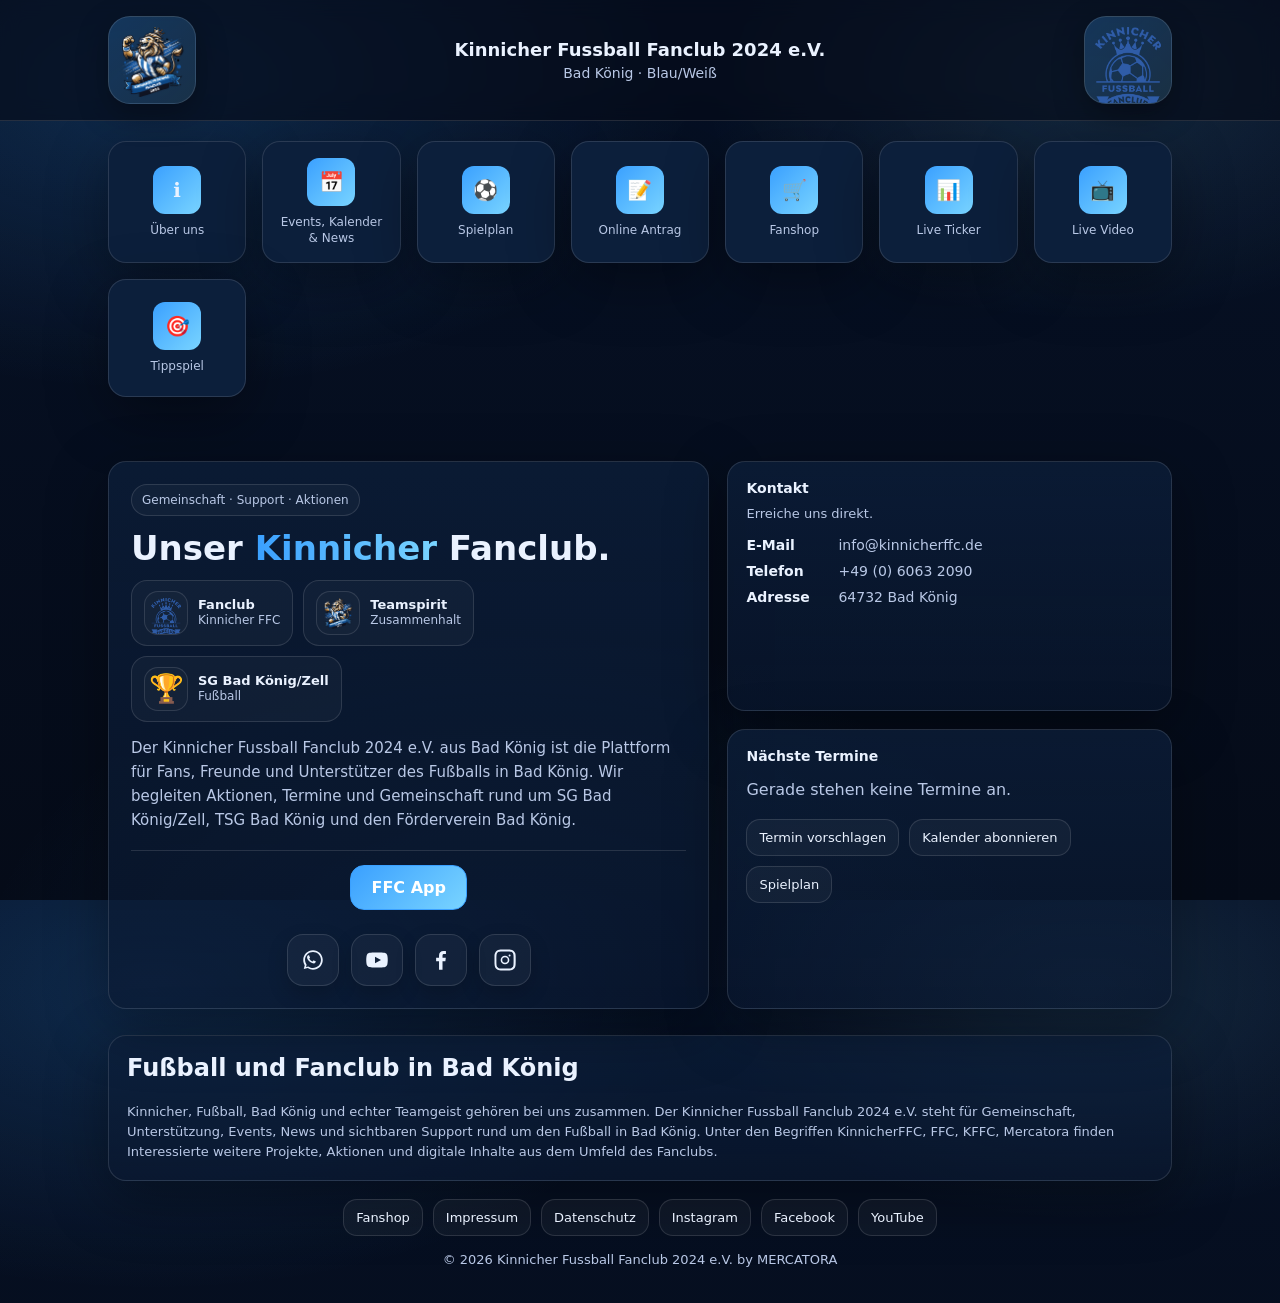
<file: index.html>
<!doctype html>
<html lang="de" id="top">
<head>
  <meta charset="utf-8" />
  <meta name="viewport" content="width=device-width, initial-scale=1" />

  <title>Kinnicher Fussball Fanclub 2024 e.V. | Fussball in Bad König</title>
  <meta name="description" content="Offizielle Website des Kinnicher Fussball Fanclub 2024 e.V. aus Bad König. News, Termine, Fußball, Fanclub, SG Bad König/Zell, TSG Bad König, Förderverein Bad König, Kinnicher FFC, kinnicherffc, FFC, KFFC, Mercatora, Saggi, Sagmeister." />
  <meta name="keywords" content="fussball, fußball, kinnich, bad könig, kinnicher, tsg bad könig, förderverein bad könig, kinnicher fussball fanclub 2024 e.v., kinnicher fussball fanclub, kinnicherffc, ffc, kffc, mercatora, saggi, sagmeister, sg bad könig zell, fanclub bad könig, fußball bad könig, sport bad könig, verein bad könig" />
  <meta name="author" content="Kinnicher Fussball Fanclub 2024 e.V. / Mercatora" />
  <meta name="robots" content="index, follow, max-image-preview:large, max-snippet:-1, max-video-preview:-1" />
  <meta name="googlebot" content="index, follow" />
  <meta name="language" content="de" />
  <meta name="revisit-after" content="7 days" />
  <meta name="theme-color" content="#071428" />
  <meta name="format-detection" content="telephone=yes" />

  <link rel="canonical" href="https://www.kinnicherffc.de/" />
  <link rel="alternate" hreflang="de-DE" href="https://www.kinnicherffc.de/" />

  <meta property="og:locale" content="de_DE" />
  <meta property="og:type" content="website" />
  <meta property="og:site_name" content="Kinnicher Fussball Fanclub 2024 e.V." />
  <meta property="og:title" content="Kinnicher Fussball Fanclub 2024 e.V. | Fussball in Bad König" />
  <meta property="og:description" content="Fanclub, Fußball, Termine, News und Gemeinschaft in Bad König. Offizielle Website des Kinnicher Fussball Fanclub 2024 e.V." />
  <meta property="og:url" content="https://www.kinnicherffc.de/" />
  <meta property="og:image" content="https://www.kinnicherffc.de/assets/logo-kffc.png" />
  <meta property="og:image:alt" content="Logo des Kinnicher Fussball Fanclub 2024 e.V." />

  <meta name="twitter:card" content="summary_large_image" />
  <meta name="twitter:title" content="Kinnicher Fussball Fanclub 2024 e.V. | Fussball in Bad König" />
  <meta name="twitter:description" content="Offizielle Website des Kinnicher Fussball Fanclub 2024 e.V. aus Bad König mit News, Terminen, Fußball und Fanclub-Aktionen." />
  <meta name="twitter:image" content="https://www.kinnicherffc.de/assets/logo-kffc.png" />

  <meta name="geo.region" content="DE-HE" />
  <meta name="geo.placename" content="Bad König" />
  <meta name="geo.position" content="49.743;9.010" />
  <meta name="ICBM" content="49.743, 9.010" />

  <link rel="icon" type="image/png" href="assets/favicon.png">
  <link rel="apple-touch-icon" href="assets/favicon.png">
  <link rel="manifest" href="manifest.json">

  <script type="application/ld+json">
  {
    "@context": "https://schema.org",
    "@type": "SportsOrganization",
    "name": "Kinnicher Fussball Fanclub 2024 e.V.",
    "alternateName": [
      "Kinnicher Fussball Fanclub",
      "Kinnicher FFC",
      "kinnicherffc",
      "FFC",
      "KFFC"
    ],
    "url": "https://www.kinnicherffc.de/",
    "logo": "https://www.kinnicherffc.de/assets/logo-kffc.png",
    "image": "https://www.kinnicherffc.de/assets/logo-kffc.png",
    "description": "Offizieller Fanclub aus Bad König mit Fokus auf Fußball, Gemeinschaft, Aktionen und Unterstützung der Sparte Fußball in Bad König.",
    "address": {
      "@type": "PostalAddress",
      "addressLocality": "Bad König",
      "postalCode": "64732",
      "addressRegion": "Hessen",
      "addressCountry": "DE"
    },
    "areaServed": {
      "@type": "Place",
      "name": "Bad König"
    },
    "email": "info@kinnicherffc.de",
    "telephone": "+49 6063 2090",
    "sameAs": [
      "https://www.instagram.com/kinnicher_ffc/",
      "https://facebook.com/kinnicherffc",
      "https://www.youtube.com/@KinnicherFFC",
      "https://whatsapp.com/channel/0029VaMg8M11t90lH7MP9n20"
    ],
    "keywords": [
      "fussball",
      "fußball",
      "kinnich",
      "bad könig",
      "kinnicher",
      "tsg bad könig",
      "förderverein bad könig",
      "kinnicher fussball fanclub 2024 e.v.",
      "kinnicher fussball fanclub",
      "kinnicherffc",
      "ffc",
      "kffc",
      "mercatora",
      "saggi",
      "sagmeister"
    ]
  }
  </script>

  <style>
    :root{
      --bg:#071428;
      --card:#0c1f3b;
      --card2:#0a1830;
      --text:#eaf2ff;
      --muted:#b9c8e6;
      --line:rgba(255,255,255,.12);
      --accent:#3aa0ff;
      --accent2:#79d4ff;
      --shadow:0 18px 60px rgba(0,0,0,.35);
      --radius:18px;
      --max:1100px;
      --headerH:120px;
    }

    *{box-sizing:border-box}
    html,body{height:100%}
    html{scroll-behavior:smooth}
    body{
      margin:0;
      font-family:ui-sans-serif, system-ui, -apple-system, Segoe UI, Roboto, Arial, "Helvetica Neue", Helvetica, sans-serif;
      color:var(--text);
      background:
        radial-gradient(900px 500px at 12% 10%, rgba(58,160,255,.18), transparent 60%),
        radial-gradient(700px 420px at 85% 10%, rgba(121,212,255,.12), transparent 55%),
        radial-gradient(900px 600px at 40% 110%, rgba(58,160,255,.10), transparent 60%),
        linear-gradient(180deg, #061126 0%, #050b18 100%);
    }

    a{color:inherit}
    .wrap{max-width:var(--max); margin:0 auto; padding:0 18px}
    section{scroll-margin-top:calc(var(--headerH) + 16px); padding:20px 0}

    .header{
      position:sticky;
      top:0;
      z-index:50;
      backdrop-filter:blur(10px);
      background:rgba(5,11,24,.62);
      border-bottom:1px solid var(--line);
    }

    .bar{
      display:flex;
      align-items:center;
      justify-content:space-between;
      gap:14px;
      padding:12px 0;
      min-height:var(--headerH);
    }

    .headerLeft,
    .headerRight{
      display:flex;
      align-items:center;
      gap:10px;
      min-width:98px;
    }

    .headerRight{justify-content:flex-end}
    .headerCenter{text-align:center; flex:1}

    .logo{
      width:88px;
      height:88px;
      border-radius:22px;
      background:linear-gradient(135deg, rgba(58,160,255,.25), rgba(121,212,255,.15));
      border:1px solid var(--line);
      display:grid;
      place-items:center;
      box-shadow:0 10px 30px rgba(0,0,0,.35);
      flex:0 0 auto;
      overflow:hidden;
    }

    .logo img{
      width:100%;
      height:100%;
      object-fit:contain;
      display:block;
      padding:10px;
    }

    .logo.fallback{font-size:18px}

    .headerCenter h1{
      font-size:18px;
      margin:0;
      line-height:1.2;
    }

    .headerCenter span{
      display:block;
      font-size:14px;
      color:var(--muted);
      margin-top:4px;
    }

    .burger{
      display:none;
      width:42px;
      height:42px;
      border-radius:14px;
      border:1px solid var(--line);
      background:rgba(255,255,255,.04);
      color:var(--text);
      cursor:pointer;
      align-items:center;
      justify-content:center;
      font-size:18px;
      flex:0 0 auto;
    }

    .burger:hover{background:rgba(255,255,255,.07)}
    .burger:active{transform:translateY(1px)}

    .mobilemenu{
      display:none;
      border-top:1px solid var(--line);
      padding:10px 0 14px;
    }

    .mobilemenu a{
      display:block;
      padding:10px 10px;
      border-radius:12px;
      text-decoration:none;
      color:var(--muted);
    }

    .mobilemenu a:hover{
      background:rgba(255,255,255,.05);
      color:var(--text);
    }

    .hero{padding:44px 0 26px}

    .heroGrid{
      display:grid;
      grid-template-columns:1.15fr .85fr;
      gap:18px;
      align-items:stretch;
    }

    .card{
      border:1px solid var(--line);
      background:linear-gradient(180deg, rgba(12,31,59,.75), rgba(10,24,48,.65));
      border-radius:var(--radius);
      box-shadow:var(--shadow);
      overflow:hidden;
    }

    .heroMain{padding:22px}

    .kicker{
      display:inline-flex;
      gap:8px;
      align-items:center;
      font-size:12px;
      color:var(--muted);
      border:1px solid var(--line);
      background:rgba(255,255,255,.03);
      padding:8px 10px;
      border-radius:999px;
      margin-bottom:14px;
    }

    .heroTitle{
      margin:0;
      font-size:34px;
      line-height:1.1;
    }

    .heroTitle strong{
      background:linear-gradient(90deg, var(--accent), var(--accent2));
      -webkit-background-clip:text;
      background-clip:text;
      color:transparent;
      font-weight:800;
    }

    .heroText{
      margin:14px 0 18px;
      color:var(--muted);
      font-size:15px;
      line-height:1.6;
    }

    .divider{
      height:1px;
      background:var(--line);
      margin:14px 0;
    }

    .ctaRow{
      display:flex;
      flex-wrap:wrap;
      gap:10px;
      justify-content:center;
    }

    .btn{
      display:inline-flex;
      align-items:center;
      justify-content:center;
      gap:8px;
      padding:10px 12px;
      border-radius:14px;
      border:1px solid var(--line);
      background:rgba(255,255,255,.04);
      color:var(--text);
      text-decoration:none;
      font-size:13px;
      cursor:pointer;
      transition:all .2s ease;
    }

    .btn:hover{background:rgba(255,255,255,.07)}

    .bigBtn{
      font-size:16px;
      padding:12px 20px;
      font-weight:700;
      background:linear-gradient(135deg, var(--accent), var(--accent2));
      color:white;
      border-color:var(--accent);
    }

    .bigBtn:hover{filter:brightness(1.05)}

    .heroLogos{
      display:flex;
      gap:10px;
      align-items:center;
      margin:12px 0 6px;
      flex-wrap:wrap;
    }

    .heroBadge{
      display:flex;
      align-items:center;
      gap:10px;
      padding:10px 12px;
      border-radius:16px;
      border:1px solid var(--line);
      background:rgba(255,255,255,.03);
    }

    .heroBadge .bimg{
      width:44px;
      height:44px;
      border-radius:14px;
      border:1px solid var(--line);
      background:rgba(255,255,255,.02);
      overflow:hidden;
      display:grid;
      place-items:center;
    }

    .heroBadge .bimg img{
      width:100%;
      height:100%;
      object-fit:contain;
      padding:6px;
      display:block;
    }

    .heroBadge .bimg.fallback{font-size:28px}
    .heroBadge .btxt{line-height:1.25}
    .heroBadge .btxt b{display:block; font-size:13px}
    .heroBadge .btxt span{display:block; font-size:12px; color:var(--muted)}

    .socialRow{
      display:flex;
      justify-content:center;
      align-items:center;
      gap:12px;
      flex-wrap:wrap;
      margin:0;
      padding:2px 0 0;
    }

    .socialIcon{
      width:52px;
      height:52px;
      border-radius:16px;
      border:1px solid var(--line);
      background:rgba(255,255,255,.04);
      display:inline-flex;
      align-items:center;
      justify-content:center;
      text-decoration:none;
      color:var(--text);
      transition:all .2s ease;
      box-shadow:0 8px 20px rgba(0,0,0,.18);
      flex:0 0 auto;
    }

    .socialIcon:hover{
      background:rgba(255,255,255,.08);
      transform:translateY(-2px);
      border-color:rgba(121,212,255,.35);
    }

    .socialIcon svg{
      width:24px;
      height:24px;
      display:block;
      fill:currentColor;
    }

    .miniGrid{
      display:grid;
      grid-template-columns:1fr;
      gap:18px;
    }

    .heroSide{padding:18px}
    .heroSide h3{margin:0 0 8px; font-size:14px}
    .heroSide p{margin:0 0 12px; color:var(--muted); font-size:13px; line-height:1.55}

    .kv{
      display:grid;
      gap:10px;
    }

    .kv .row{
      display:grid;
      grid-template-columns:82px 1fr;
      gap:10px;
      align-items:start;
      font-size:14px;
    }

    .kv .row b{color:var(--text)}
    .kv .row span,
    .kv .row a{color:var(--muted); text-decoration:none}
    .kv .row a:hover{color:var(--text)}

    .list{
      margin:0;
      padding-left:18px;
      color:var(--muted);
      display:grid;
      gap:10px;
      font-size:14px;
      line-height:1.5;
    }

    .dashboard{
      display:grid;
      grid-template-columns:repeat(auto-fit, minmax(120px, 1fr));
      gap:16px;
      margin:20px 0;
    }

    .appBtn{
      display:flex;
      flex-direction:column;
      align-items:center;
      gap:8px;
      padding:16px;
      border-radius:var(--radius);
      border:1px solid var(--line);
      background:var(--card);
      text-decoration:none;
      color:var(--text);
      transition:all .2s ease;
      box-shadow:var(--shadow);
      min-height:118px;
      justify-content:center;
    }

    .appBtn:hover{
      transform:translateY(-2px);
      border-color:var(--accent);
    }

    .appBtn .icon{
      width:48px;
      height:48px;
      border-radius:12px;
      background:linear-gradient(135deg, var(--accent), var(--accent2));
      display:grid;
      place-items:center;
      font-size:20px;
    }

    .appBtn .label{
      font-size:12px;
      text-align:center;
      color:var(--muted);
      line-height:1.35;
    }

    footer{
      padding:18px 0 36px;
    }

    .footLinks{
      display:flex;
      flex-wrap:wrap;
      justify-content:center;
      gap:10px;
      margin:0 0 16px;
    }

    .copy{
      color:var(--muted);
      font-size:13px;
    }

    .modal{
      position:fixed;
      top:0;
      left:0;
      width:100%;
      height:100%;
      background:rgba(0,0,0,.7);
      display:flex;
      align-items:center;
      justify-content:center;
      z-index:1000;
      opacity:0;
      visibility:hidden;
      transition:all .3s;
    }

    .modal.show{
      opacity:1;
      visibility:visible;
    }

    .modalContent{
      background:var(--bg);
      border-radius:var(--radius);
      padding:20px;
      max-width:400px;
      width:90%;
      box-shadow:var(--shadow);
      position:relative;
    }

    .modal h3{margin-top:0}

    .modal .close{
      position:absolute;
      top:10px;
      right:10px;
      background:none;
      border:none;
      color:var(--text);
      font-size:20px;
      cursor:pointer;
    }

    .cookieBanner{
      position:fixed;
      bottom:0;
      left:0;
      right:0;
      background:var(--card);
      border-top:1px solid var(--line);
      padding:16px;
      z-index:999;
      display:none;
    }

    .cookieBanner.show{display:block}
    .cookieBanner p{margin:0 0 10px}
    .cookieBanner .btn{margin-right:10px}

    @media (max-width: 860px){
      :root{--headerH:96px}

      .heroGrid{grid-template-columns:1fr}

      .logo{
        width:64px;
        height:64px;
        border-radius:18px;
      }

      .headerCenter h1{font-size:17px}
      .headerCenter span{font-size:12px}
      .bar{height:auto!important;min-height:var(--headerH);padding-top:8px;padding-bottom:8px}
      .headerCenter h1{font-size:16px!important;line-height:1.15}
      .header{background:rgba(7,20,40,.97)!important}

      .burger{display:inline-flex}
    }

    @media (max-width: 620px){
      .wrap{padding:0 14px}
      .bar{gap:10px}
      .headerLeft, .headerRight{min-width:auto}
      .hero{padding:26px 0 20px}
      .heroMain{padding:18px}
      .heroSide{padding:16px}
      .heroTitle{font-size:28px}
      .heroLogos{gap:8px}
      .heroBadge{
        width:100%;
        justify-content:flex-start;
      }
      .dashboard{
        grid-template-columns:repeat(2, minmax(0, 1fr));
        gap:12px;
      }
      .appBtn{
        min-height:104px;
        padding:14px 10px;
      }
      .socialRow{
        gap:10px;
      }
      .socialIcon{
        width:48px;
        height:48px;
        border-radius:14px;
      }
      .socialIcon svg{
        width:22px;
        height:22px;
      }
      .kv .row{
        grid-template-columns:1fr;
        gap:4px;
      }
    }

    @media (max-width: 390px){
      .heroTitle{font-size:24px}
      .socialRow{gap:8px}
      .socialIcon{
        width:44px;
        height:44px;
      }
      .socialIcon svg{
        width:20px;
        height:20px;
      }
      .bigBtn{
        width:100%;
      }
    }
  </style>
<link rel="stylesheet" href="assets/ffc-kabine.css">
<script src="assets/ffc-kabine.js" defer></script>
<link rel="stylesheet" href="assets/mobile-readable.css">
</head>

<body>
  <header class="header">
    <div class="wrap">
      <div class="bar">
        <div class="headerLeft">
          <div class="logo" aria-hidden="true">
            <img src="assets/logo-loewe.png" alt="Kinnicher Fussball Fanclub Löwen-Logo" onerror="this.remove(); this.parentElement.classList.add('fallback'); this.parentElement.textContent='🦁';">
          </div>
        </div>

        <div class="headerCenter">
          <h1>Kinnicher Fussball Fanclub 2024 e.V.</h1>
          <span>Bad König · Blau/Weiß</span>
        </div>

        <div class="headerRight">
          <div class="logo" aria-hidden="true">
            <img src="assets/logo-kffc.png" alt="Kinnicher Fussball Fanclub 2024 e.V. Logo" onerror="this.remove(); this.parentElement.classList.add('fallback'); this.parentElement.textContent='⚽';">
          </div>

          <button class="burger" id="burger" type="button" aria-label="Menü öffnen" aria-controls="mobilemenu" aria-expanded="false">☰</button>
        </div>
      </div>

      <div class="mobilemenu" id="mobilemenu">
        <a href="ueberuns.html">Über uns</a>
        <a href="events.html">Events, Kalender &amp; News</a>
        <a href="fupa.html">Spiele + Tabelle</a>
        <a href="membership.html">Mitglied werden</a>
        <a href="livevideo.html">Live Video</a>
        <a href="liveticker.html">Live Ticker</a>
        <a href="legal.html">Impressum</a>
      </div>
    </div>
  </header>

  <main>
    <div class="wrap">
      <div class="dashboard">
        <a class="appBtn" href="ueberuns.html">
          <div class="icon">ℹ️</div>
          <div class="label">Über uns</div>
        </a>

        <a class="appBtn" href="events.html">
          <div class="icon">📅</div>
          <div class="label">Events, Kalender &amp; News</div>
        </a>

        <a class="appBtn" href="fupa.html">
          <div class="icon">⚽</div>
          <div class="label">Spielplan</div>
        </a>

        <a class="appBtn" href="membership.html">
          <div class="icon">📝</div>
          <div class="label">Online Antrag</div>
        </a>

        <a class="appBtn" href="https://shop.teamshirts.de/kickerinkoenigshop/collection/7206" target="_blank" rel="noopener">
          <div class="icon">🛒</div>
          <div class="label">Fanshop</div>
        </a>

        <a class="appBtn" href="liveticker.html">
          <div class="icon">📊</div>
          <div class="label">Live Ticker</div>
        </a>

        <a class="appBtn" href="livevideo.html">
          <div class="icon">📺</div>
          <div class="label">Live Video</div>
        </a>

        <a class="appBtn" href="https://www.kicktipp.de/kinnicher-fussball-fanclub/" target="_blank" rel="noopener">
          <div class="icon">🎯</div>
          <div class="label">Tippspiel</div>
        </a>
      </div>

      <div class="hero">
        <div class="heroGrid">
          <div class="card heroMain">
            <div class="kicker">Gemeinschaft · Support · Aktionen</div>
            <h2 class="heroTitle">Unser <strong>Kinnicher</strong> Fanclub.</h2>

            <div class="heroLogos" aria-label="Logos">
              <div class="heroBadge">
                <div class="bimg" aria-hidden="true">
                  <img src="assets/logo-kffc.png" alt="Kinnicher FFC Logo" onerror="this.remove(); this.parentElement.classList.add('fallback'); this.parentElement.textContent='⚽';">
                </div>
                <div class="btxt">
                  <b>Fanclub</b>
                  <span>Kinnicher FFC</span>
                </div>
              </div>

              <div class="heroBadge">
                <div class="bimg" aria-hidden="true">
                  <img src="assets/logo-loewe.png" alt="Kinnicher Löwen-Logo" onerror="this.remove(); this.parentElement.classList.add('fallback'); this.parentElement.textContent='🦁';">
                </div>
                <div class="btxt">
                  <b>Teamspirit</b>
                  <span>Zusammenhalt</span>
                </div>
              </div>

              <div class="heroBadge">
                <div class="bimg fallback" aria-hidden="true">🏆</div>
                <div class="btxt">
                  <b>SG Bad König/Zell</b>
                  <span>Fußball</span>
                </div>
              </div>
            </div>

            <p class="heroText">
              Der Kinnicher Fussball Fanclub 2024 e.V. aus Bad König ist die Plattform für Fans, Freunde und Unterstützer des Fußballs in Bad König.
              Wir begleiten Aktionen, Termine und Gemeinschaft rund um SG Bad König/Zell, TSG Bad König und den Förderverein Bad König.
            </p>

            <div class="divider"></div>

            <div class="ctaRow">
              <a class="btn bigBtn" id="installBtn" href="#">FFC App</a>
            </div>

            <div style="height:22px"></div>

            <div class="socialRow" aria-label="Social Media">
              <a class="socialIcon whatsapp" href="https://whatsapp.com/channel/0029VaMg8M11t90lH7MP9n20" target="_blank" rel="noopener" title="WhatsApp" aria-label="WhatsApp">
                <svg viewBox="0 0 32 32" aria-hidden="true">
                  <path d="M19.11 17.44c-.29-.15-1.69-.83-1.95-.93-.26-.1-.45-.15-.64.15-.19.29-.74.93-.9 1.12-.17.19-.33.22-.62.07-.29-.15-1.21-.45-2.31-1.43-.85-.76-1.43-1.69-1.6-1.98-.17-.29-.02-.45.13-.6.13-.13.29-.33.43-.5.14-.17.19-.29.29-.48.1-.19.05-.36-.02-.5-.07-.15-.64-1.55-.88-2.12-.23-.55-.46-.48-.64-.49h-.55c-.19 0-.5.07-.76.36-.26.29-1 1-.98 2.43.02 1.43 1.02 2.81 1.17 3 .14.19 2 3.05 4.84 4.27.68.29 1.21.46 1.62.59.68.22 1.29.19 1.78.12.54-.08 1.69-.69 1.93-1.36.24-.67.24-1.24.17-1.36-.07-.12-.26-.19-.55-.33z"/>
                  <path d="M16 3C8.82 3 3 8.82 3 16c0 2.54.73 4.91 1.99 6.92L3.68 28l5.27-1.28A12.94 12.94 0 0 0 16 29c7.18 0 13-5.82 13-13S23.18 3 16 3zm0 23.64c-2.12 0-4.09-.62-5.76-1.68l-.41-.26-3.13.76.83-3.05-.27-.43A10.6 10.6 0 0 1 5.37 16C5.37 10.1 10.1 5.37 16 5.37c5.9 0 10.63 4.73 10.63 10.63 0 5.9-4.73 10.64-10.63 10.64z"/>
                </svg>
              </a>

              <a class="socialIcon youtube" href="https://www.youtube.com/@KinnicherFFC" target="_blank" rel="noopener" title="YouTube" aria-label="YouTube">
                <svg viewBox="0 0 32 32" aria-hidden="true">
                  <path d="M29.67 9.59a3.98 3.98 0 0 0-2.8-2.82C24.39 6.1 16 6.1 16 6.1s-8.39 0-10.87.67a3.98 3.98 0 0 0-2.8 2.82C1.67 12.08 1.67 16 1.67 16s0 3.92.66 6.41a3.98 3.98 0 0 0 2.8 2.82c2.48.67 10.87.67 10.87.67s8.39 0 10.87-.67a3.98 3.98 0 0 0 2.8-2.82c.66-2.49.66-6.41.66-6.41s0-3.92-.66-6.41zM13.33 20.46v-8.92L21.33 16l-8 4.46z"/>
                </svg>
              </a>

              <a class="socialIcon facebook" href="https://facebook.com/kinnicherffc" target="_blank" rel="noopener" title="Facebook" aria-label="Facebook">
                <svg viewBox="0 0 32 32" aria-hidden="true">
                  <path d="M18.02 29v-11.4h3.82l.57-4.44h-4.39v-2.84c0-1.29.36-2.16 2.21-2.16h2.36V4.18c-.41-.06-1.82-.18-3.46-.18-3.42 0-5.76 2.08-5.76 5.91v3.25H9.5v4.44h3.87V29h4.65z"/>
                </svg>
              </a>

              <a class="socialIcon instagram" href="https://www.instagram.com/kinnicher_ffc/" target="_blank" rel="noopener" title="Instagram" aria-label="Instagram">
                <svg viewBox="0 0 32 32" aria-hidden="true">
                  <path d="M16 10.2A5.8 5.8 0 1 0 21.8 16 5.81 5.81 0 0 0 16 10.2zm0 9.5A3.7 3.7 0 1 1 19.7 16 3.7 3.7 0 0 1 16 19.7z"/>
                  <circle cx="22.1" cy="9.9" r="1.35"/>
                  <path d="M16 4.5c3.75 0 4.2.01 5.68.08 1.36.06 2.1.29 2.59.48.65.25 1.12.55 1.6 1.03.48.48.78.95 1.03 1.6.19.49.42 1.23.48 2.59.07 1.48.08 1.93.08 5.68s-.01 4.2-.08 5.68c-.06 1.36-.29 2.1-.48 2.59-.25.65-.55 1.12-1.03 1.6-.48.48-.95.78-1.6 1.03-.49.19-1.23.42-2.59.48-1.48.07-1.93.08-5.68.08s-4.2-.01-5.68-.08c-1.36-.06-2.1-.29-2.59-.48a4.33 4.33 0 0 1-1.6-1.03 4.33 4.33 0 0 1-1.03-1.6c-.19-.49-.42-1.23-.48-2.59-.07-1.48-.08-1.93-.08-5.68s.01-4.2.08-5.68c.06-1.36.29-2.1.48-2.59.25-.65.55-1.12 1.03-1.6.48-.48.95-.78 1.6-1.03.49-.19 1.23-.42 2.59-.48 1.48-.07 1.93-.08 5.68-.08m0-2.5c-3.81 0-4.29.02-5.8.09-1.5.07-2.52.31-3.42.66-.94.37-1.73.85-2.52 1.64-.79.79-1.27 1.58-1.64 2.52-.35.9-.59 1.92-.66 3.42C2.02 11.71 2 12.19 2 16s.02 4.29.09 5.8c.07 1.5.31 2.52.66 3.42.37.94.85 1.73 1.64 2.52.79.79 1.58 1.27 2.52 1.64.9.35 1.92.59 3.42.66 1.51.07 1.99.09 5.8.09s4.29-.02 5.8-.09c1.5-.07 2.52-.31 3.42-.66.94-.37 1.73-.85 2.52-1.64.79-.79 1.27-1.58 1.64-2.52.35-.9.59-1.92.66-3.42.07-1.51.09-1.99.09-5.8s-.02-4.29-.09-5.8c-.07-1.5-.31-2.52-.66-3.42a6.85 6.85 0 0 0-1.64-2.52 6.85 6.85 0 0 0-2.52-1.64c-.9-.35-1.92-.59-3.42-.66C20.29 2.02 19.81 2 16 2z"/>
                </svg>
              </a>
            </div>
          </div>

          <div class="miniGrid">
            <div class="card heroSide">
              <h3>Kontakt</h3>
              <p>Erreiche uns direkt.</p>
              <div class="kv">
                <div class="row"><b>E-Mail</b><span><a href="mailto:info@kinnicherffc.de">info@kinnicherffc.de</a></span></div>
                <div class="row"><b>Telefon</b><span><a href="tel:+4960632090">+49 (0) 6063 2090</a></span></div>
                <div class="row"><b>Adresse</b><span>64732 Bad König</span></div>
              </div>
            </div>

            <div class="card heroSide">
              <h3>Nächste Termine</h3>
              <div data-ffc="termine" data-limit="5" data-games="2"></div>

              <div style="margin-top:12px; display:flex; gap:10px; flex-wrap:wrap">
                <a class="btn" href="mailto:info@kinnicherffc.de?subject=Termin%20vorschlagen">Termin vorschlagen</a>
                <a class="btn" href="events.html#abo">Kalender abonnieren</a>
                <a class="btn" href="events.html#spielplan">Spielplan</a>
              </div>
            </div>
          </div>
        </div>
      </div>
    </div>

    <section class="wrap" aria-label="SEO Informationen" style="padding-top:0;">
      <div class="card heroSide">
        <h2 style="margin-top:0;">Fußball und Fanclub in Bad König</h2>
        <p class="heroText" style="margin-bottom:0;">
          Kinnicher, Fußball, Bad König und echter Teamgeist gehören bei uns zusammen. Der Kinnicher Fussball Fanclub 2024 e.V.
          steht für Gemeinschaft, Unterstützung, Events, News und sichtbaren Support rund um den Fußball in Bad König.
          Unter den Begriffen KinnicherFFC, FFC, KFFC, Mercatora finden Interessierte weitere Projekte,
          Aktionen und digitale Inhalte aus dem Umfeld des Fanclubs.
        </p>
      </div>
    </section>
  </main>

  <footer>
    <div class="wrap">
      <div style="text-align:center">
        <div class="footLinks">
          <a class="btn" href="https://shop.teamshirts.de/kickerinkoenigshop/collection/7206" target="_blank" rel="noopener">Fanshop</a>
          <a class="btn" href="legal.html">Impressum</a>
          <a class="btn" href="legal.html#datenschutz">Datenschutz</a>
          <a class="btn" href="https://www.instagram.com/kinnicher_ffc/" target="_blank" rel="noopener">Instagram</a>
          <a class="btn" href="https://facebook.com/kinnicherffc" target="_blank" rel="noopener">Facebook</a>
          <a class="btn" href="https://www.youtube.com/@KinnicherFFC" target="_blank" rel="noopener">YouTube</a>
        </div>
        <div class="copy">© <span id="year"></span> Kinnicher Fussball Fanclub 2024 e.V. by MERCATORA</div>
      </div>
    </div>
  </footer>

  <script src="https://widget-api.fupa.net/vendor/widget.js?v1"></script>

  <script>
    const burger = document.getElementById('burger');
    const mobilemenu = document.getElementById('mobilemenu');

    function closeMobileMenu(){
      if(!mobilemenu) return;
      mobilemenu.style.display = 'none';
      burger?.setAttribute('aria-expanded', 'false');
    }

    function toggleMobileMenu(){
      if(!mobilemenu) return;
      const open = mobilemenu.style.display === 'block';
      mobilemenu.style.display = open ? 'none' : 'block';
      burger?.setAttribute('aria-expanded', String(!open));
    }

    burger?.addEventListener('click', toggleMobileMenu);

    mobilemenu?.querySelectorAll('a').forEach(a => {
      a.addEventListener('click', closeMobileMenu);
    });

    document.addEventListener('click', (e) => {
      if(!mobilemenu || !burger) return;
      const isOpen = mobilemenu.style.display === 'block';
      if(!isOpen) return;
      const t = e.target;
      if(mobilemenu.contains(t) || burger.contains(t)) return;
      closeMobileMenu();
    });

    window.addEventListener('resize', () => {
      if(window.innerWidth > 860){
        closeMobileMenu();
      }
    });

    document.getElementById('year').textContent = new Date().getFullYear();

    if ('serviceWorker' in navigator) {
      window.addEventListener('load', async () => {
        const registrations = await navigator.serviceWorker.getRegistrations();
        for (const registration of registrations) {
          await registration.unregister();
        }
      });
    }

    const installBtn = document.getElementById('installBtn');
    let deferredPrompt;

    window.addEventListener('beforeinstallprompt', (e) => {
      e.preventDefault();
      deferredPrompt = e;
      if (!installBtn) return;

      installBtn.textContent = 'FFC App installieren';
      installBtn.addEventListener('click', () => {
        if (!deferredPrompt) return;
        deferredPrompt.prompt();
        deferredPrompt.userChoice.then((choiceResult) => {
          deferredPrompt = null;
          if (choiceResult.outcome === 'accepted') {
            console.log('User accepted the install prompt');
          } else {
            console.log('User dismissed the install prompt');
          }
        });
      }, { once: true });
    });

    if (
      installBtn &&
      (!('onbeforeinstallprompt' in window) || /Android|iPhone|iPad|iPod|BlackBerry|IEMobile|Opera Mini/i.test(navigator.userAgent))
    ) {
      installBtn.textContent = 'FFC App hinzufügen';
      installBtn.addEventListener('click', (e) => {
        e.preventDefault();
        const isIOS = /iPad|iPhone|iPod/.test(navigator.userAgent);
        const isAndroid = /Android/.test(navigator.userAgent);
        let message = 'Um die App hinzuzufügen: ';
        if (isIOS) {
          message += 'Tippe auf Teilen > Zum Home-Bildschirm.';
        } else if (isAndroid) {
          message += 'Öffne das Browser-Menü und wähle "App installieren" oder "Zum Startbildschirm hinzufügen".';
        } else {
          message += 'Suche im Browser-Menü nach "App hinzufügen".';
        }
        alert(message);
      });
    }
  </script>
</body>
</html>
</file>
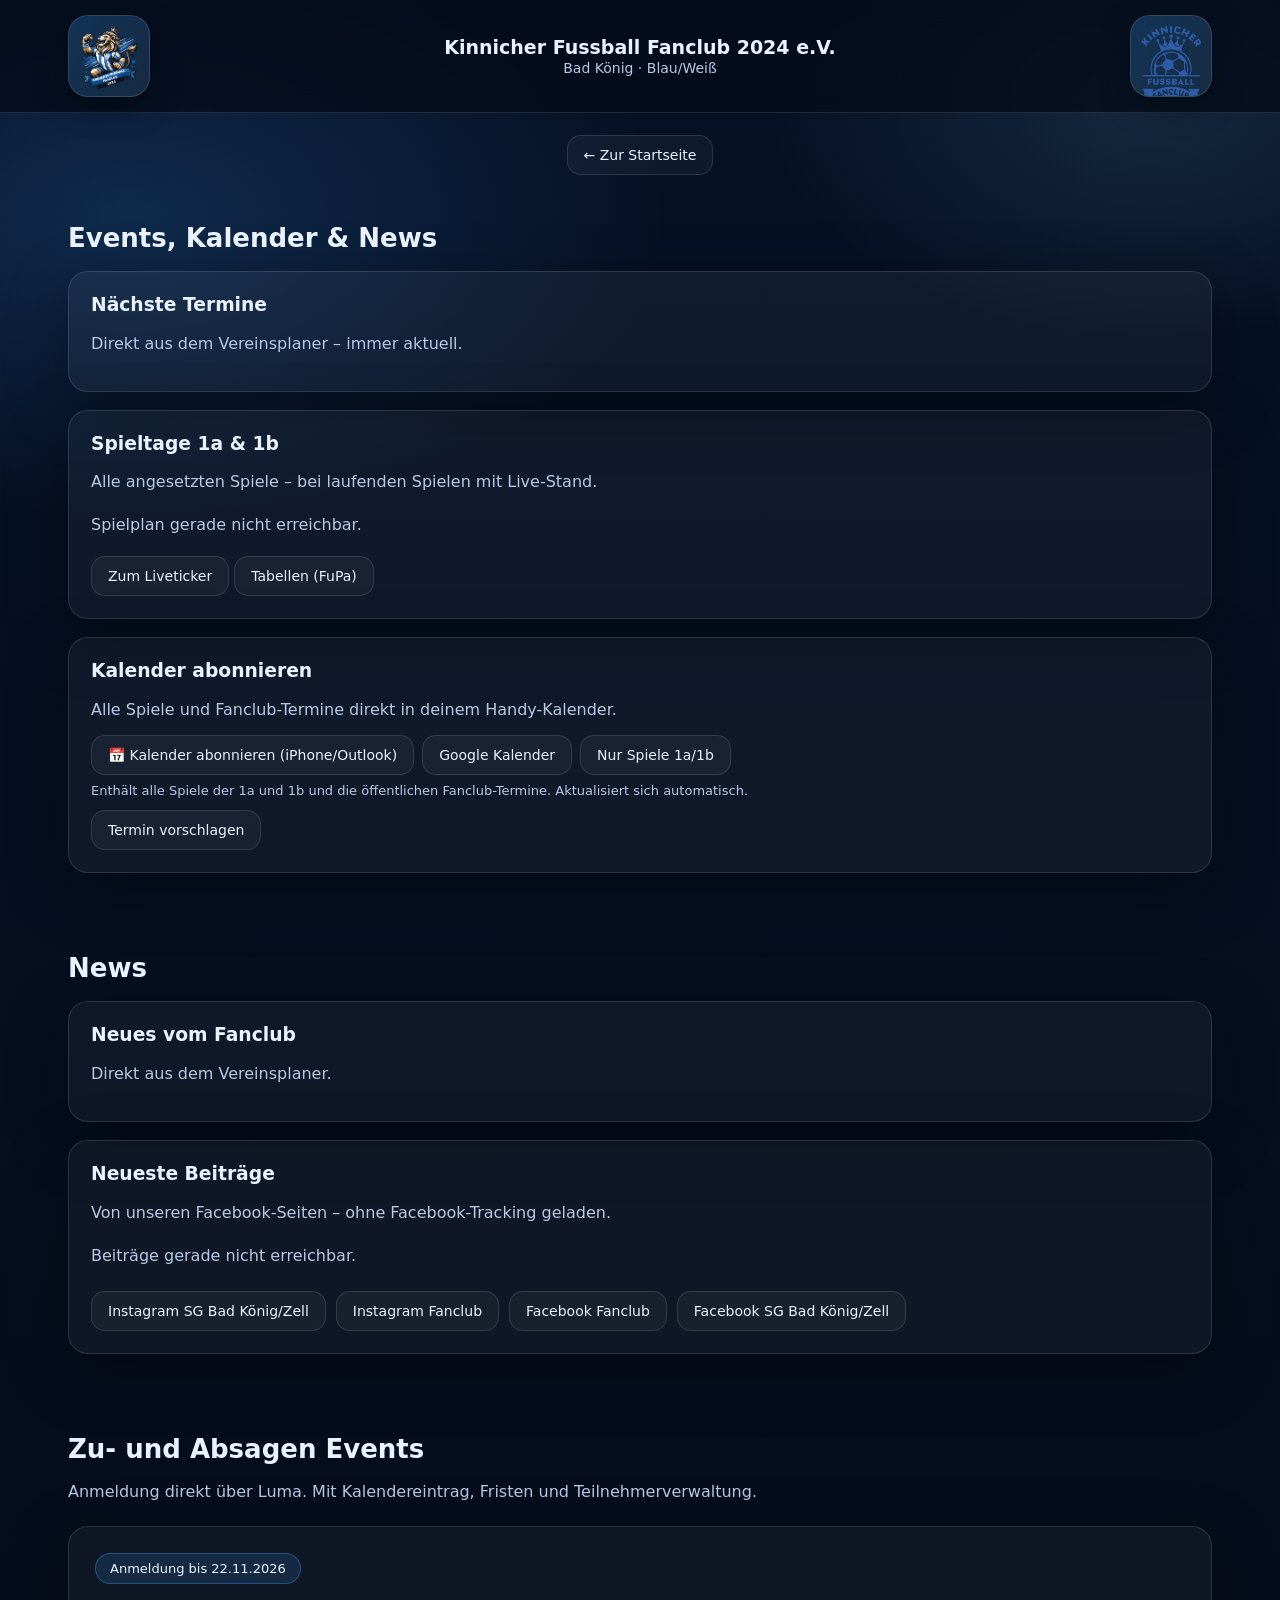
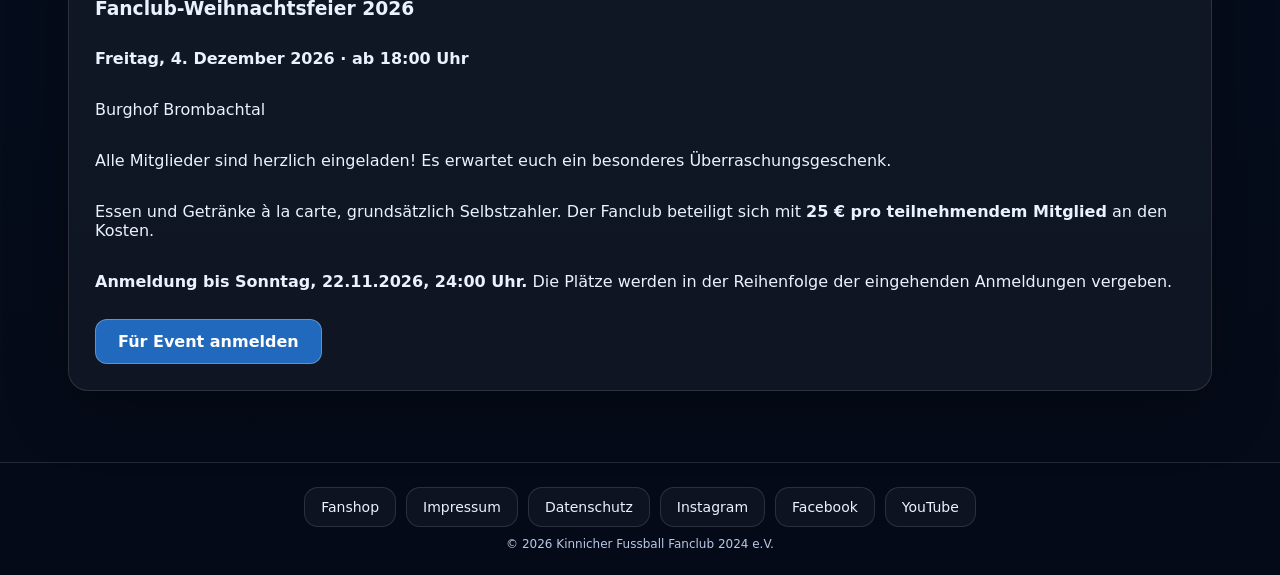
<file: events.html>
<!doctype html>
<html lang="de">
<head>
<meta charset="utf-8">
<meta name="viewport" content="width=device-width,initial-scale=1">

<title>Events, Kalender &amp; News – Kinnicher FFC</title>
<link rel="icon" href="assets/favicon.png">

<style>
:root{
--bg:#071428;
--card:#0c1f3b;
--text:#eaf2ff;
--muted:#b9c8e6;
--line:rgba(255,255,255,.12);
--shadow:0 18px 60px rgba(0,0,0,.35);
--radius:20px;
--max:1180px;
--headerH:112px;
}

*{box-sizing:border-box}
html{scroll-behavior:smooth}

body{
margin:0;
font-family:system-ui,-apple-system,Segoe UI,Roboto,Arial,sans-serif;
color:var(--text);
background:
radial-gradient(900px 500px at 10% 10%,rgba(58,160,255,.18),transparent 60%),
radial-gradient(700px 420px at 90% 5%,rgba(121,212,255,.12),transparent 55%),
linear-gradient(180deg,#061126 0%,#050b18 100%);
}

a{text-decoration:none;color:inherit}

.wrap{max-width:var(--max);margin:auto;padding:0 18px}

.header{
position:sticky;
top:0;
z-index:999;
backdrop-filter:blur(12px);
background:rgba(5,11,24,.72);
border-bottom:1px solid var(--line);
}

.bar{
display:flex;
justify-content:space-between;
align-items:center;
min-height:var(--headerH);
gap:18px;
}

.logo{
width:82px;
height:82px;
border-radius:20px;
overflow:hidden;
background:linear-gradient(135deg,rgba(58,160,255,.25),rgba(121,212,255,.14));
border:1px solid var(--line);
display:grid;
place-items:center;
box-shadow:0 10px 30px rgba(0,0,0,.35);
}

.logo img{width:100%;height:100%;object-fit:contain;padding:10px}

.headerCenter{flex:1;text-align:center}
.headerCenter h1{margin:0;font-size:19px}
.headerCenter span{font-size:14px;color:var(--muted)}

.btn{
display:inline-flex;
align-items:center;
justify-content:center;
padding:11px 16px;
border-radius:14px;
border:1px solid var(--line);
background:rgba(255,255,255,.04);
font-size:14px;
}

.btn:hover{background:rgba(255,255,255,.08)}

.calendarActions{
display:grid;
grid-template-columns:1fr 1fr;
gap:10px;
}

.calendarSubscribe{
grid-column:1 / -1;
width:100%;
font-weight:700;
background:rgba(58,160,255,.14);
border-color:rgba(58,160,255,.35);
}

section{padding:26px 0}
.sectionHead{margin-bottom:18px}
.sectionHead h2{margin:0;font-size:26px}
.muted{color:var(--muted)}

.grid2{
display:grid;
grid-template-columns:1fr 1fr;
gap:22px;
}

.card{
background:rgba(255,255,255,.045);
border:1px solid var(--line);
border-radius:var(--radius);
padding:22px;
box-shadow:var(--shadow);
}

.card h3{margin-top:0}

.frameWrap{
margin-top:14px;
border-radius:16px;
overflow:hidden;
}

.frameWrap iframe{
display:block;
width:100%;
height:520px;
border:1px solid #bfcbda66;
border-radius:16px;
background:#fff;
}

.eventImage{
display:block;
width:100%;
height:auto;
border-radius:16px;
border:1px solid #bfcbda66;
background:#fff;
}

.eventGrid{
display:grid;
grid-template-columns:repeat(2,minmax(0,1fr));
gap:26px;
margin-top:25px;
align-items:stretch;
}

.eventCard{
padding:26px;
display:flex;
flex-direction:column;
min-width:0;
height:100%;
}

.eventCard h3{
margin-bottom:14px;
}

.eventCard .frameWrap{
flex:1;
display:flex;
min-height:0;
}

.eventCard .eventImage{
width:100%;
height:100%;
min-height:450px;
object-fit:contain;
}

.luma-checkout--button{
display:inline-flex;
align-items:center;
justify-content:center;
padding:12px 22px;
border-radius:12px;
background:#2169bc;
border:1px solid rgba(255,255,255,.28);
color:white;
font-weight:700;
cursor:pointer;
text-decoration:none;
}
.luma-checkout--button:hover{background:#2c7bd7}
.eventEmbed{
margin-top:14px;
border-radius:16px;
overflow:hidden;
flex:1;
min-height:450px;
}

.eventEmbed iframe{
display:block;
width:100%;
height:100%;
min-height:450px;
border:1px solid #bfcbda88;
border-radius:16px;
background:#fff;
}

.badge{
display:inline-block;
align-self:flex-start;
background:rgba(58,160,255,.14);
border:1px solid rgba(58,160,255,.35);
padding:7px 14px;
border-radius:30px;
font-size:13px;
margin-bottom:14px;
}

footer{
margin-top:45px;
border-top:1px solid var(--line);
background:rgba(5,11,24,.5);
}

.footLinks{
display:flex;
justify-content:center;
flex-wrap:wrap;
gap:10px;
padding:24px 0 10px;
}

.copy{text-align:center;font-size:12px;color:var(--muted);padding-bottom:24px}

@media(max-width:960px){
.grid2{grid-template-columns:1fr}

.eventGrid{
grid-template-columns:1fr;
}

.eventCard .eventImage{
min-height:0;
height:auto;
object-fit:contain;
}

.eventEmbed{
min-height:500px;
}

.eventEmbed iframe{
min-height:500px;
}
}

@media(max-width:650px){
:root{--headerH:88px}

.wrap{
padding:0 12px;
}

.logo{
width:62px;
height:62px;
border-radius:16px;
}

.headerCenter h1{font-size:15px}
.headerCenter span{font-size:12px}
      .bar{height:auto!important;min-height:var(--headerH);padding-top:8px;padding-bottom:8px}
      .headerCenter h1{font-size:16px!important;line-height:1.15}
      .header{background:rgba(7,20,40,.97)!important}
.sectionHead h2{font-size:22px}

.card{
padding:18px;
}

.frameWrap iframe{
height:500px;
}

.calendarActions{
grid-template-columns:1fr;
}

.calendarSubscribe{
grid-column:auto;
}

.eventGrid{
gap:18px;
margin-top:20px;
}

.eventCard{
padding:16px;
border-radius:16px;
overflow:hidden;
}

.eventCard h3{
font-size:20px;
margin-bottom:10px;
}

.eventCard .frameWrap{
margin-top:10px;
width:100%;
}

.eventCard .eventImage{
display:block;
width:100%;
height:auto;
min-height:0;
object-fit:contain;
border-radius:12px;
}

.eventEmbed{
width:100%;
margin-top:10px;
min-height:520px;
border-radius:12px;
}

.eventEmbed iframe{
width:100%;
height:520px;
min-height:520px;
border-radius:12px;
}

.badge{
font-size:12px;
padding:6px 11px;
margin-bottom:11px;
}
}

@media(max-width:400px){
.wrap{
padding:0 10px;
}

.eventCard{
padding:14px;
}

.eventEmbed,
.eventEmbed iframe{
height:500px;
min-height:500px;
}
}
.news-links{display:flex;flex-wrap:wrap;gap:10px;margin-top:18px}
</style>
<script type="module" src="https://web-widgets.vereinsplaner.com/v1/vp-event-widget"></script>
<script type="module" src="https://web-widgets.vereinsplaner.com/v1/vp-news-widget"></script>
<link rel="stylesheet" href="assets/ffc-kabine.css">
<script src="assets/ffc-kabine.js" defer></script>
<link rel="stylesheet" href="assets/mobile-readable.css">
</head>

<body>
<header class="header">
<div class="wrap">
<div class="bar">
<div class="logo"><img src="assets/logo-loewe.png" alt="Löwe Logo"></div>
<div class="headerCenter">
<h1>Kinnicher Fussball Fanclub 2024 e.V.</h1>
<span>Bad König · Blau/Weiß</span>
</div>
<div class="logo"><img src="assets/logo-kffc.png" alt="KFFC Logo"></div>
</div>
</div>
</header>

<main>
<div class="wrap">
<div style="margin:22px 0;text-align:center">
<a class="btn" href="index.html">← Zur Startseite</a>
</div>

<section>
<div class="sectionHead"><h2>Events, Kalender &amp; News</h2></div>

<div class="card" style="margin-bottom:18px">
<h3>Nächste Termine</h3>
<p class="muted">Direkt aus dem Vereinsplaner – immer aktuell.</p>
<vp-event-widget widget-id="01a16d35-63cd-702e-9837-9871f4bcdc09" variant="styled"></vp-event-widget>
</div>

<div class="card" style="margin-bottom:18px" id="spielplan">
<h3>Spieltage 1a &amp; 1b</h3>
<p class="muted">Alle angesetzten Spiele – bei laufenden Spielen mit Live-Stand.</p>
<div data-ffc="spiele"></div>
<div style="margin-top:14px"><a class="btn" href="liveticker.html">Zum Liveticker</a> <a class="btn" href="fupa.html">Tabellen (FuPa)</a></div>
</div>

<div class="card" style="margin-bottom:18px" id="abo">
<h3>Kalender abonnieren</h3>
<p class="muted">Alle Spiele und Fanclub-Termine direkt in deinem Handy-Kalender.</p>
<div data-ffc="abo"></div>
<div style="margin-top:12px"><a class="btn" href="kontakt.html">Termin vorschlagen</a></div>
</div>

<section id="news" aria-label="News">
<div class="sectionHead" style="margin-top:36px"><h2>News</h2></div>
<div class="card" style="margin-bottom:18px">
<h3>Neues vom Fanclub</h3>
<p class="muted">Direkt aus dem Vereinsplaner.</p>
<vp-news-widget widget-id="01a16d35-e689-714f-b3af-c223605e51b0" variant="styled"></vp-news-widget>
</div>
<div class="card" style="margin-bottom:18px">
<h3>Neueste Beiträge</h3>
<p class="muted">Von unseren Facebook-Seiten – ohne Facebook-Tracking geladen.</p>
<div data-ffc="social"></div>
<div class="news-links">
<a class="btn" href="https://www.instagram.com/sgbadkoenigzell/" target="_blank" rel="noopener noreferrer">Instagram SG Bad König/Zell</a>
<a class="btn" href="https://www.instagram.com/kinnicher_ffc/" target="_blank" rel="noopener noreferrer">Instagram Fanclub</a>
<a class="btn" href="https://www.facebook.com/kinnicherffc" target="_blank" rel="noopener noreferrer">Facebook Fanclub</a>
<a class="btn" href="https://www.facebook.com/fussball.badkoenig" target="_blank" rel="noopener noreferrer">Facebook SG Bad König/Zell</a>
</div>
</div>
</section>
<div class="sectionHead" style="margin-top:36px"><h2>Zu- und Absagen Events</h2></div>
<p class="muted">Anmeldung direkt über Luma. Mit Kalendereintrag, Fristen und Teilnehmerverwaltung.</p>

<div class="eventGrid">

<div class="card eventCard" id="weihnachtsfeier-2026" style="grid-column:1 / -1">
<div class="badge">Anmeldung bis 22.11.2026</div>
<h3>Fanclub-Weihnachtsfeier 2026</h3>
<p><strong>Freitag, 4. Dezember 2026 · ab 18:00 Uhr</strong></p>
<p>Burghof Brombachtal</p>
<p>Alle Mitglieder sind herzlich eingeladen! Es erwartet euch ein besonderes Überraschungsgeschenk.</p>
<p>Essen und Getränke à la carte, grundsätzlich Selbstzahler. Der Fanclub beteiligt sich mit <strong>25 € pro teilnehmendem Mitglied</strong> an den Kosten.</p>
<p><strong>Anmeldung bis Sonntag, 22.11.2026, 24:00 Uhr.</strong> Die Plätze werden in der Reihenfolge der eingehenden Anmeldungen vergeben.</p>
<div style="margin-top:12px">
<a
  href="https://luma.com/event/evt-3BBxvEaQuKhm9bt"
  class="luma-checkout--button"
  data-luma-action="checkout"
  data-luma-event-id="evt-3BBxvEaQuKhm9bt"
>Für Event anmelden</a>
</div>
</div>

</div>
</section>
</div>
</main>

<footer>
<div class="wrap">
<div class="footLinks">
<a class="btn" href="https://shop.teamshirts.de/kickerinkoenigshop/collection/7206" target="_blank" rel="noopener">Fanshop</a>
<a class="btn" href="legal.html">Impressum</a>
<a class="btn" href="legal.html#datenschutz">Datenschutz</a>
<a class="btn" href="https://www.instagram.com/kinnicher_ffc/" target="_blank" rel="noopener">Instagram</a>
<a class="btn" href="https://www.facebook.com/profile.php?id=61574762261698" target="_blank" rel="noopener">Facebook</a>
<a class="btn" href="https://www.youtube.com/@KinnicherFFC" target="_blank" rel="noopener">YouTube</a>
</div>
<div class="copy">© <span id="year"></span> Kinnicher Fussball Fanclub 2024 e.V.</div>
</div>
</footer>

<script>
document.getElementById('year').textContent = new Date().getFullYear();
</script>
<script id="luma-checkout" src="https://embed.lu.ma/checkout-button.js"></script>
</body>
</html>
</file>
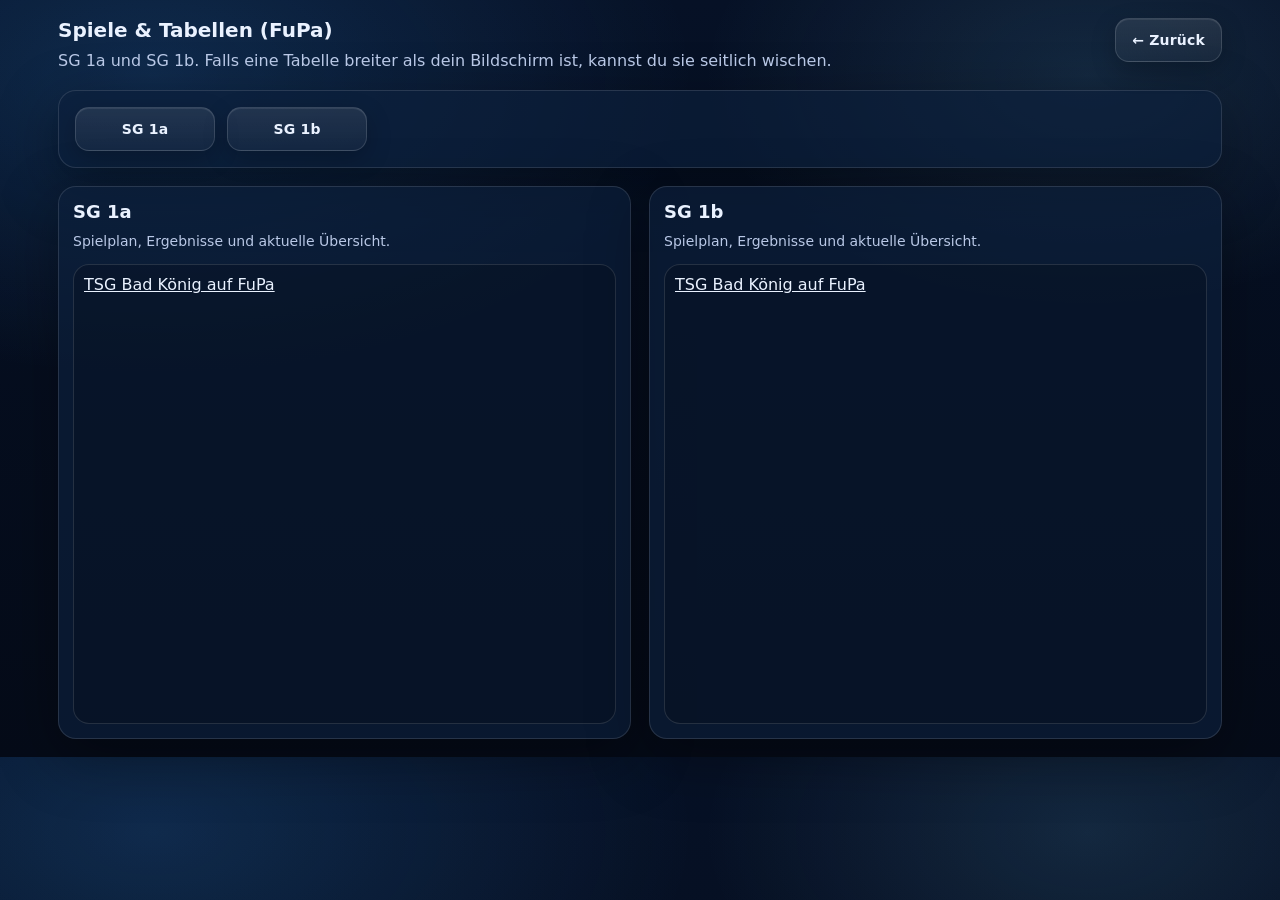
<file: fupa.html>
<!doctype html> 
<html lang="de" id="top">
<head>
  <meta charset="utf-8" />
  <meta name="viewport" content="width=device-width, initial-scale=1" />
  <title>FuPa Widgets | Kinnicher FFC</title>

  <style>
    :root{
      --bg:#071428;
      --card:#0c1f3b;
      --text:#eaf2ff;
      --muted:#b9c8e6;
      --line:rgba(255,255,255,.12);
      --accent:#3aa0ff;
      --shadow:0 18px 60px rgba(0,0,0,.35);
      --radius:18px;
      --max:1200px;
    }

    *{box-sizing:border-box}
    html{scroll-behavior:smooth}

    body{
      margin:0;
      font-family:system-ui, -apple-system, Segoe UI, Roboto, Arial, sans-serif;
      color:var(--text);
      background:
        radial-gradient(900px 500px at 12% 10%, rgba(58,160,255,.18), transparent 60%),
        radial-gradient(700px 420px at 85% 10%, rgba(121,212,255,.12), transparent 55%),
        linear-gradient(180deg, #061126 0%, #050b18 100%);
    }

    a{color:inherit}

    .wrap{
      max-width:var(--max);
      margin:0 auto;
      padding:18px;
    }

    .topbar{
      display:flex;
      justify-content:space-between;
      align-items:flex-start;
      flex-wrap:wrap;
      gap:12px;
      margin-bottom:16px;
    }

    h1{
      margin:0;
      font-size:20px;
    }

    p{
      margin:6px 0 0;
      color:var(--muted);
      line-height:1.6;
    }

    .btn{
      display:inline-flex;
      align-items:center;
      justify-content:center;
      min-height:44px;
      padding:11px 16px;
      border-radius:14px;
      border:1px solid rgba(255,255,255,.14);
      background:
        linear-gradient(180deg, rgba(255,255,255,.09), rgba(255,255,255,.04));
      color:var(--text);
      text-decoration:none;
      font-size:14px;
      font-weight:600;
      letter-spacing:.2px;
      box-shadow:
        inset 0 1px 0 rgba(255,255,255,.08),
        0 8px 24px rgba(0,0,0,.22);
      transition:transform .18s ease, background .18s ease, border-color .18s ease;
    }

    .btn:hover{
      transform:translateY(-1px);
      border-color:rgba(58,160,255,.45);
      background:
        linear-gradient(180deg, rgba(58,160,255,.20), rgba(255,255,255,.05));
    }

    .back-btn{
      white-space:nowrap;
    }

    .hero{
      border:1px solid var(--line);
      background:rgba(12,31,59,.68);
      border-radius:var(--radius);
      box-shadow:var(--shadow);
      padding:16px;
      margin-bottom:18px;
    }

    .hero-actions{
      display:flex;
      gap:12px;
      flex-wrap:wrap;
    }

    .hero-actions .btn{
      min-width:140px;
    }

    .grid{
      display:grid;
      grid-template-columns:repeat(2, minmax(0, 1fr));
      gap:18px;
    }

    .card{
      border:1px solid var(--line);
      background:rgba(12,31,59,.68);
      border-radius:var(--radius);
      box-shadow:var(--shadow);
      overflow:hidden;
      padding:14px;
      scroll-margin-top:18px;
      min-width:0;
    }

    .card h2{
      margin:0 0 8px;
      font-size:18px;
    }

    .card p{
      margin:0 0 12px;
      font-size:14px;
    }

    .widgetWrap{
      border:1px solid var(--line);
      border-radius:16px;
      overflow:hidden;
      background:rgba(0,0,0,.18);
      padding:10px;
      min-height:460px;
      min-width:0;
    }

    .widgetWrap > div{
      min-width:0;
    }

    @media (max-width: 940px){
      .grid{
        grid-template-columns:1fr;
      }

      .widgetWrap{
        min-height:400px;
      }
    }

    @media (max-width: 560px){
      .wrap{
        padding:14px;
      }

      h1{
        font-size:18px;
      }

      .hero-actions{
        flex-direction:column;
      }

      .hero-actions .btn{
        width:100%;
      }

      .card{
        padding:12px;
      }

      .widgetWrap{
        padding:8px;
        overflow-x:auto;
        overflow-y:hidden;
        -webkit-overflow-scrolling:touch;
      }

      .widgetWrap > div{
        width:100%;
        max-width:100%;
      }
      .widgetWrap iframe{max-width:100%;}
      .card p,.btn{font-size:16px;}
    }
  </style>
<link rel="stylesheet" href="assets/mobile-readable.css">
</head>

<body id="top">
  <div class="wrap">

    <div class="topbar">
      <div>
        <h1>Spiele & Tabellen (FuPa)</h1>
        <p>SG 1a und SG 1b. Falls eine Tabelle breiter als dein Bildschirm ist, kannst du sie seitlich wischen.</p>
      </div>
      <a class="btn back-btn" href="index.html">← Zurück</a>
    </div>

    <div class="hero">
      <div class="hero-actions">
        <a class="btn" href="#sg1a">SG 1a</a>
        <a class="btn" href="#sg1b">SG 1b</a>
      </div>
    </div>

    <div class="grid">

      <section class="card" id="sg1a">
        <h2>SG 1a</h2>
        <p>Spielplan, Ergebnisse und aktuelle Übersicht.</p>
        <div class="widgetWrap">
          <div id="fp-widget_root-3B7li1Go9Fi25BOMNqJI4xKW9Ei">
            <a href="https://www.fupa.net/club/tsg-bad-koenig" target="_blank" rel="noopener">TSG Bad König auf FuPa</a>
          </div>
        </div>
      </section>

      <section class="card" id="sg1b">
        <h2>SG 1b</h2>
        <p>Spielplan, Ergebnisse und aktuelle Übersicht.</p>
        <div class="widgetWrap">
          <div id="fp-widget_root-3B7m0ZI5PMi51iBPt1sMaKRA2Hg">
            <a href="https://www.fupa.net/club/tsg-bad-koenig" target="_blank" rel="noopener">TSG Bad König auf FuPa</a>
          </div>
        </div>
      </section>

    </div>
  </div>

  <script src="https://widget-api.fupa.net/vendor/widget.js?v1"></script>
</body>
</html>
</file>
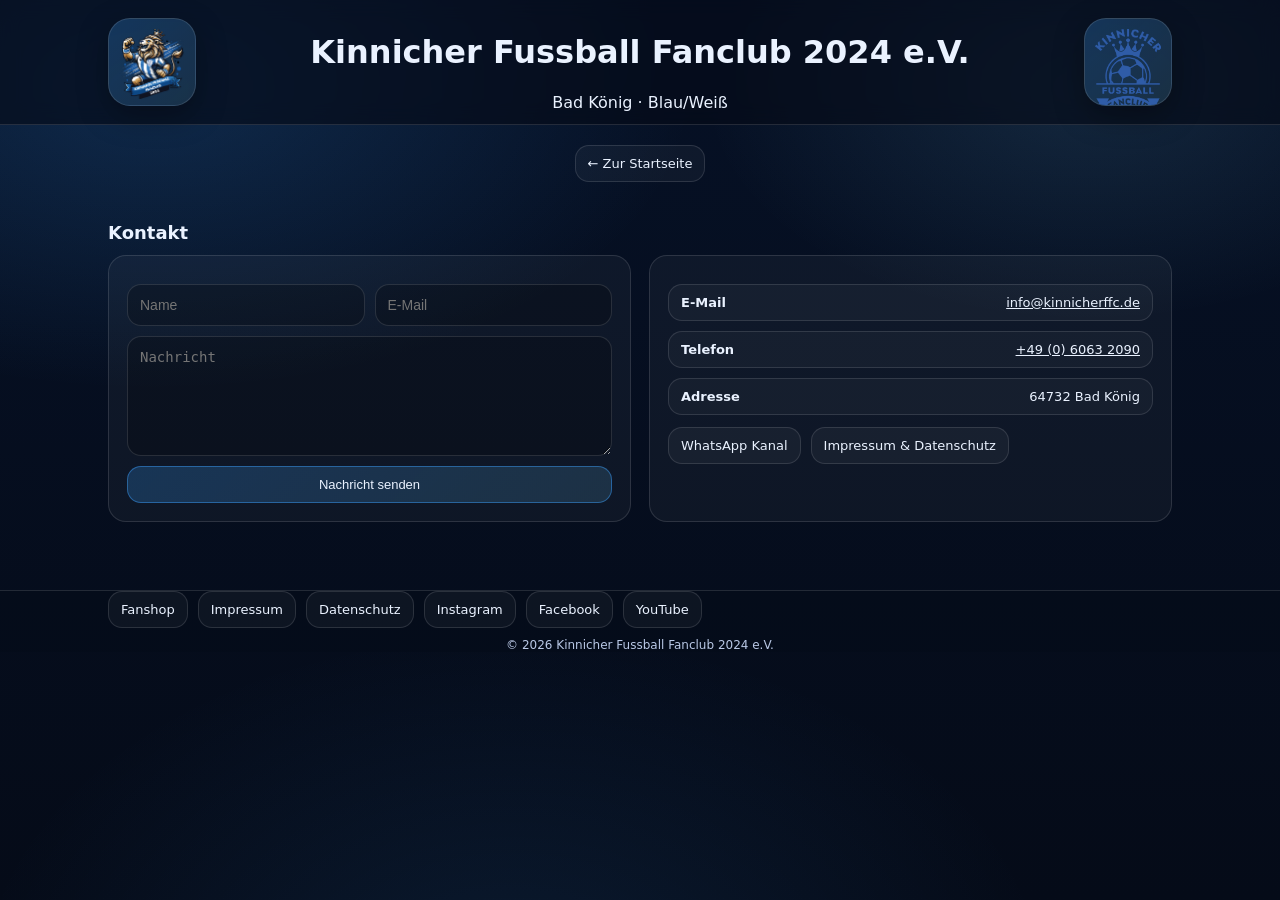
<file: kontakt.html>
<!doctype html>
<html lang="de" id="top">
<head>
  <meta charset="utf-8" />
  <meta name="viewport" content="width=device-width, initial-scale=1" />
  <title>Kontakt – Kinnicher FFC</title>
  <link rel="icon" type="image/png" href="assets/favicon.png">
  <link rel="manifest" href="manifest.json">
  <style>
    :root{
      --bg:#071428;
      --card:#0c1f3b;
      --card2:#0a1830;
      --text:#eaf2ff;
      --muted:#b9c8e6;
      --line:rgba(255,255,255,.12);
      --accent:#3aa0ff;
      --accent2:#79d4ff;
      --shadow: 0 18px 60px rgba(0,0,0,.35);
      --radius:18px;
      --max:1100px;
      --headerH: 120px;
    }

    *{box-sizing:border-box}
    html,body{height:100%}
    html{scroll-behavior:smooth}
    body{
      margin:0;
      font-family: ui-sans-serif, system-ui, -apple-system, Segoe UI, Roboto, Arial, "Helvetica Neue", Helvetica, sans-serif;
      color:var(--text);
      background:
        radial-gradient(900px 500px at 12% 10%, rgba(58,160,255,.18), transparent 60%),
        radial-gradient(700px 420px at 85% 10%, rgba(121,212,255,.12), transparent 55%),
        radial-gradient(900px 600px at 40% 110%, rgba(58,160,255,.10), transparent 60%),
        linear-gradient(180deg, #061126 0%, #050b18 100%);
    }
    a{color:inherit}
    .wrap{max-width:var(--max); margin:0 auto; padding:0 18px}

    section{scroll-margin-top: calc(var(--headerH) + 16px); padding:20px 0}

    /* Header */
    .header{
      position:sticky; top:0; z-index:50;
      backdrop-filter: blur(10px);
      background: rgba(5,11,24,.62);
      border-bottom:1px solid var(--line);
    }
    .bar{
      display:flex; align-items:center; justify-content:space-between;
      gap:14px; padding:12px 0;
      min-height: var(--headerH);
    }

    .brand{display:flex; align-items:center; gap:10px; flex:1; justify-content:center; text-align:center}
    .headerLeft, .headerRight { display:flex; align-items:center; }
    .headerCenter { text-align:center; flex:1; }
    .logo{      
  width:88px;
  height:88px;
  border-radius:22px;
  background: linear-gradient(135deg, rgba(58,160,255,.25), rgba(121,212,255,.15));
  border:1px solid var(--line);
  display:grid;
  place-items:center;
  box-shadow: 0 10px 30px rgba(0,0,0,.35);
  flex:0 0 auto;
  overflow:hidden;
} 
    .logo img{
      width:100%; height:100%;
      object-fit:contain;
      display:block;
        padding:10px;
    }
    .logo.fallback{font-size:18px}

    .brand h1{font-size:18px; margin:0; line-height:1.2}
    .brand span{display:block; font-size:14px; color:var(--muted)}
    nav{display:flex; align-items:center; gap:10px}
    .navlinks{display:flex; gap:10px; align-items:center}
    .navlinks a{
      text-decoration:none;
      padding:8px 10px;
      border-radius:12px;
      border:1px solid transparent;
      color:var(--muted);
      font-size:13px;
      white-space:nowrap;
    }
    .navlinks a:hover{border-color:var(--line); color:var(--text); background:rgba(255,255,255,.04)}
    .btn{
      display:inline-flex; align-items:center; justify-content:center;
      gap:8px;
      padding:10px 12px;
      border-radius:14px;
      border:1px solid var(--line);
      background:rgba(255,255,255,.04);
      text-decoration:none;
      font-size:13px;
      color:var(--text);
      cursor:pointer;
    }
    .btn:hover{background:rgba(255,255,255,.07)}
    .btn.primary{
      border-color: rgba(58,160,255,.45);
      background: linear-gradient(135deg, rgba(58,160,255,.22), rgba(121,212,255,.14));
    }
    .btn.primary:hover{filter:brightness(1.08)}

    /* Footer */
    footer{
      margin-top:30px;
      border-top:1px solid var(--line);
      background: rgba(5,11,24,.55);
    }
    .footerGrid{
      display:grid;
      grid-template-columns: 1.1fr .9fr;
      gap:18px;
      padding:18px 0;
      align-items:start;
    }
    .footLinks{display:flex; flex-wrap:wrap; gap:10px}
    .copy{color:var(--muted); font-size:12px; margin-top:10px}

    /* Sections */
    .sectionHead{
      display:flex; align-items:flex-end; justify-content:space-between; gap:12px;
      margin:0 0 12px;
    }
    .sectionHead h2{margin:0; font-size:18px}
    .grid2{display:grid; grid-template-columns:1fr 1fr; gap:18px}
    .pad{padding:18px}
    .muted{color:var(--muted)}
    .card{
      border:1px solid var(--line);
      border-radius:var(--radius);
      background:rgba(255,255,255,.04);
      padding:18px;
      margin-bottom:18px;
    }
    .kv{display:grid; grid-template-columns: 1fr; gap:10px; margin-top:10px}
    .kv .row{
      display:flex; justify-content:space-between; gap:12px;
      padding:10px 12px;
      border:1px solid var(--line);
      border-radius:14px;
      background:rgba(255,255,255,.03);
      font-size:13px;
    }
    .kv .row b{font-weight:700}

    /* Forms */
    form{display:grid; gap:10px; margin-top:10px}
    input, textarea{
      width:100%;
      padding:12px 12px;
      border-radius:14px;
      border:1px solid var(--line);
      background:rgba(0,0,0,.22);
      color:var(--text);
      outline:none;
      font-size:14px;
    }
    textarea{min-height:120px; resize:vertical}
    .formRow{display:grid; grid-template-columns:1fr 1fr; gap:10px}

    /* Responsive */
    @media (max-width: 940px){
      .grid2{grid-template-columns:1fr}
    }
    @media (max-width: 860px){
      .navlinks{display:none}
      .burger{display:inline-flex; align-items:center; justify-content:center}
      .mobilemenu{display:none}
      .brand{min-width:auto}
    }
    @media (max-width: 520px){
      .formRow{grid-template-columns:1fr}
      .headerCenter h1{font-size:18px}
      .headerCenter span{font-size:12px}
      .bar{height:auto!important;min-height:var(--headerH);padding-top:8px;padding-bottom:8px}
      .headerCenter h1{font-size:16px!important;line-height:1.15}
      .header{background:rgba(7,20,40,.97)!important}
    }
    @media (max-width: 520px){
  :root{ --headerH: 96px; }

  .logo{
    width:64px;
    height:64px;
    border-radius:18px;
  }
}
  </style>
<link rel="stylesheet" href="assets/mobile-readable.css">
</head>
<body>
  <header class="header">
    <div class="wrap">
      <div class="bar">
        <div class="headerLeft">
          <div class="logo" aria-hidden="true">
           <img src="assets/logo-loewe.png" alt="Löwe Logo" onerror="this.remove(); this.parentElement.classList.add('fallback'); this.parentElement.textContent='🦁';">
          </div>
        </div>
        <div class="headerCenter">
          <h1>Kinnicher Fussball Fanclub 2024 e.V.</h1>
          <span>Bad König · Blau/Weiß</span>
        </div>
        <div class="headerRight">
          <div class="logo" aria-hidden="true">
            <img src="assets/logo-kffc.png" alt="Kinnicher FFC Logo" onerror="this.remove(); this.parentElement.classList.add('fallback'); this.parentElement.textContent='⚽';">
          </div>
        </div>
      </div>
    </div>
  </header>

  <main>
    <div class="wrap">
      <div style="margin:20px 0; text-align:center">
        <a class="btn" href="index.html">← Zur Startseite</a>
      </div>

      <section id="kontakt">
        <div class="sectionHead">
          <h2>Kontakt</h2>
        </div>

        <div class="grid2">
          <div class="card pad">
            <form id="contactForm">
              <div class="formRow">
                <input type="text" id="name" placeholder="Name" autocomplete="name" />
                <input type="email" id="email" placeholder="E-Mail" autocomplete="email" />
              </div>
              <textarea id="message" placeholder="Nachricht"></textarea>
              <button class="btn primary" type="submit">Nachricht senden</button>
            </form>
          </div>

          <div class="card pad">
            <div class="kv">
              <div class="row"><b>E-Mail</b> <span><a href="mailto:info@kinnicherffc.de">info@kinnicherffc.de</a></span></div>
              <div class="row"><b>Telefon</b> <span><a href="tel:+4960632090">+49 (0) 6063 2090</a></span></div>
              <div class="row"><b>Adresse</b> <span>64732 Bad König</span></div>
            </div>

            <div style="margin-top:12px; display:flex; gap:10px; flex-wrap:wrap">
              <a class="btn" href="https://whatsapp.com/channel/0029VaMg8M11t90lH7MP9n20" target="_blank" rel="noopener">WhatsApp Kanal</a>
              <a class="btn" href="legal.html">Impressum & Datenschutz</a>
            </div>
          </div>
        </div>
      </section>
    </div>
  </main>

  <footer>
    <div class="wrap">
      <div style="text-align:center">
        <div class="footLinks">
          <a class="btn" href="https://shop.teamshirts.de/kickerinkoenigshop/collection/7206" target="_blank" rel="noopener">Fanshop</a>

          <a class="btn" href="legal.html">Impressum</a>
          <a class="btn" href="legal.html#datenschutz">Datenschutz</a>
          <a class="btn" href="https://www.instagram.com/kinnicher_ffc/" target="_blank" rel="noopener">Instagram</a>
          <a class="btn" href="https://www.facebook.com/profile.php?id=61574762261698" target="_blank" rel="noopener">Facebook</a>
          <a class="btn" href="https://www.youtube.com/@KinnicherFFC" target="_blank" rel="noopener">YouTube</a>
        </div>
        <div class="copy">© <span id="year"></span> Kinnicher Fussball Fanclub 2024 e.V.</div>
      </div>
    </div>
  </footer>

  <script>
    // Footer Year
    document.getElementById('year').textContent = new Date().getFullYear();

    // Kontaktformular -> mailto
    document.getElementById('contactForm')?.addEventListener('submit', (e) => {
      e.preventDefault();
      const name = encodeURIComponent(document.getElementById('name').value || '');
      const email = encodeURIComponent(document.getElementById('email').value || '');
      const message = encodeURIComponent(document.getElementById('message').value || '');
      const subject = encodeURIComponent('Kontaktanfrage Website');
      const body =
        `Name: ${decodeURIComponent(name)}%0D%0A` +
        `E-Mail: ${decodeURIComponent(email)}%0D%0A%0D%0A` +
        `${decodeURIComponent(message)}`;
      window.location.href = `mailto:info@kinnicherffc.de?subject=${subject}&body=${body}`;
    });
  </script>
</body>
</html>
</file>
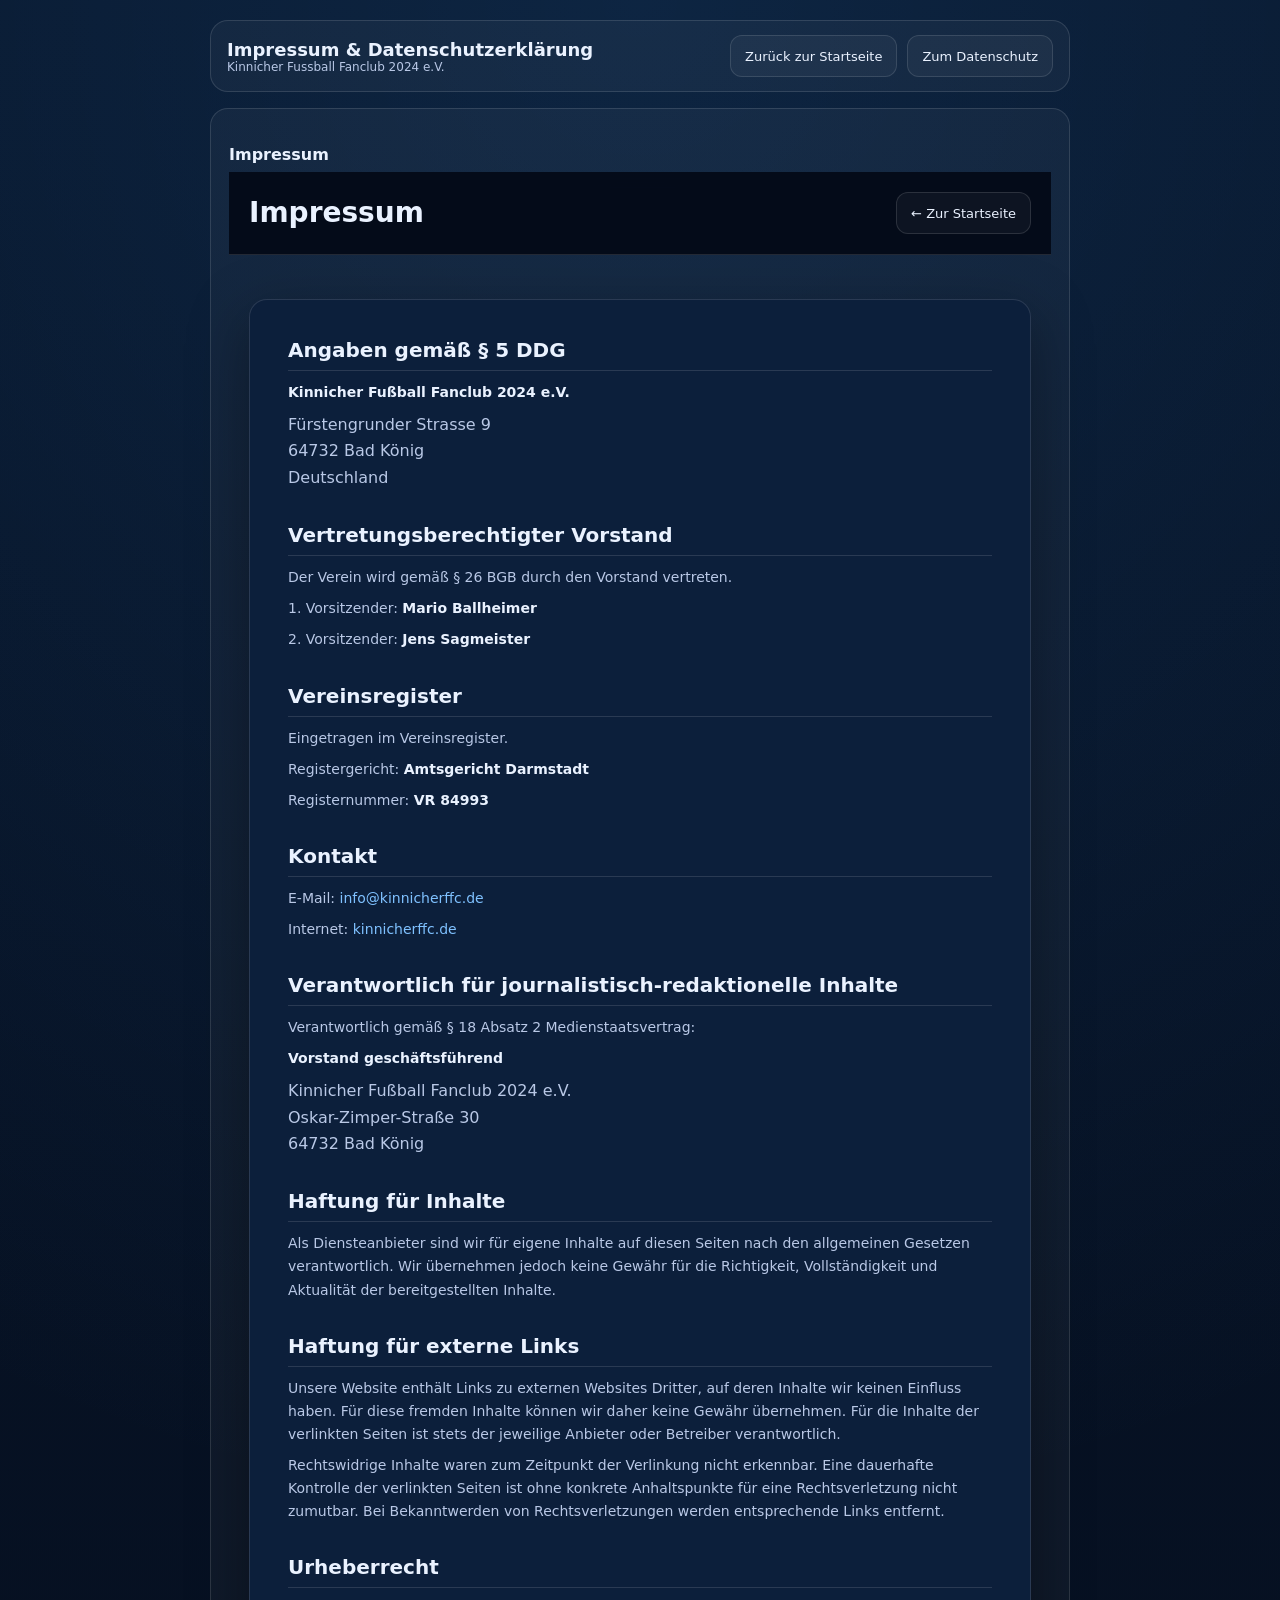
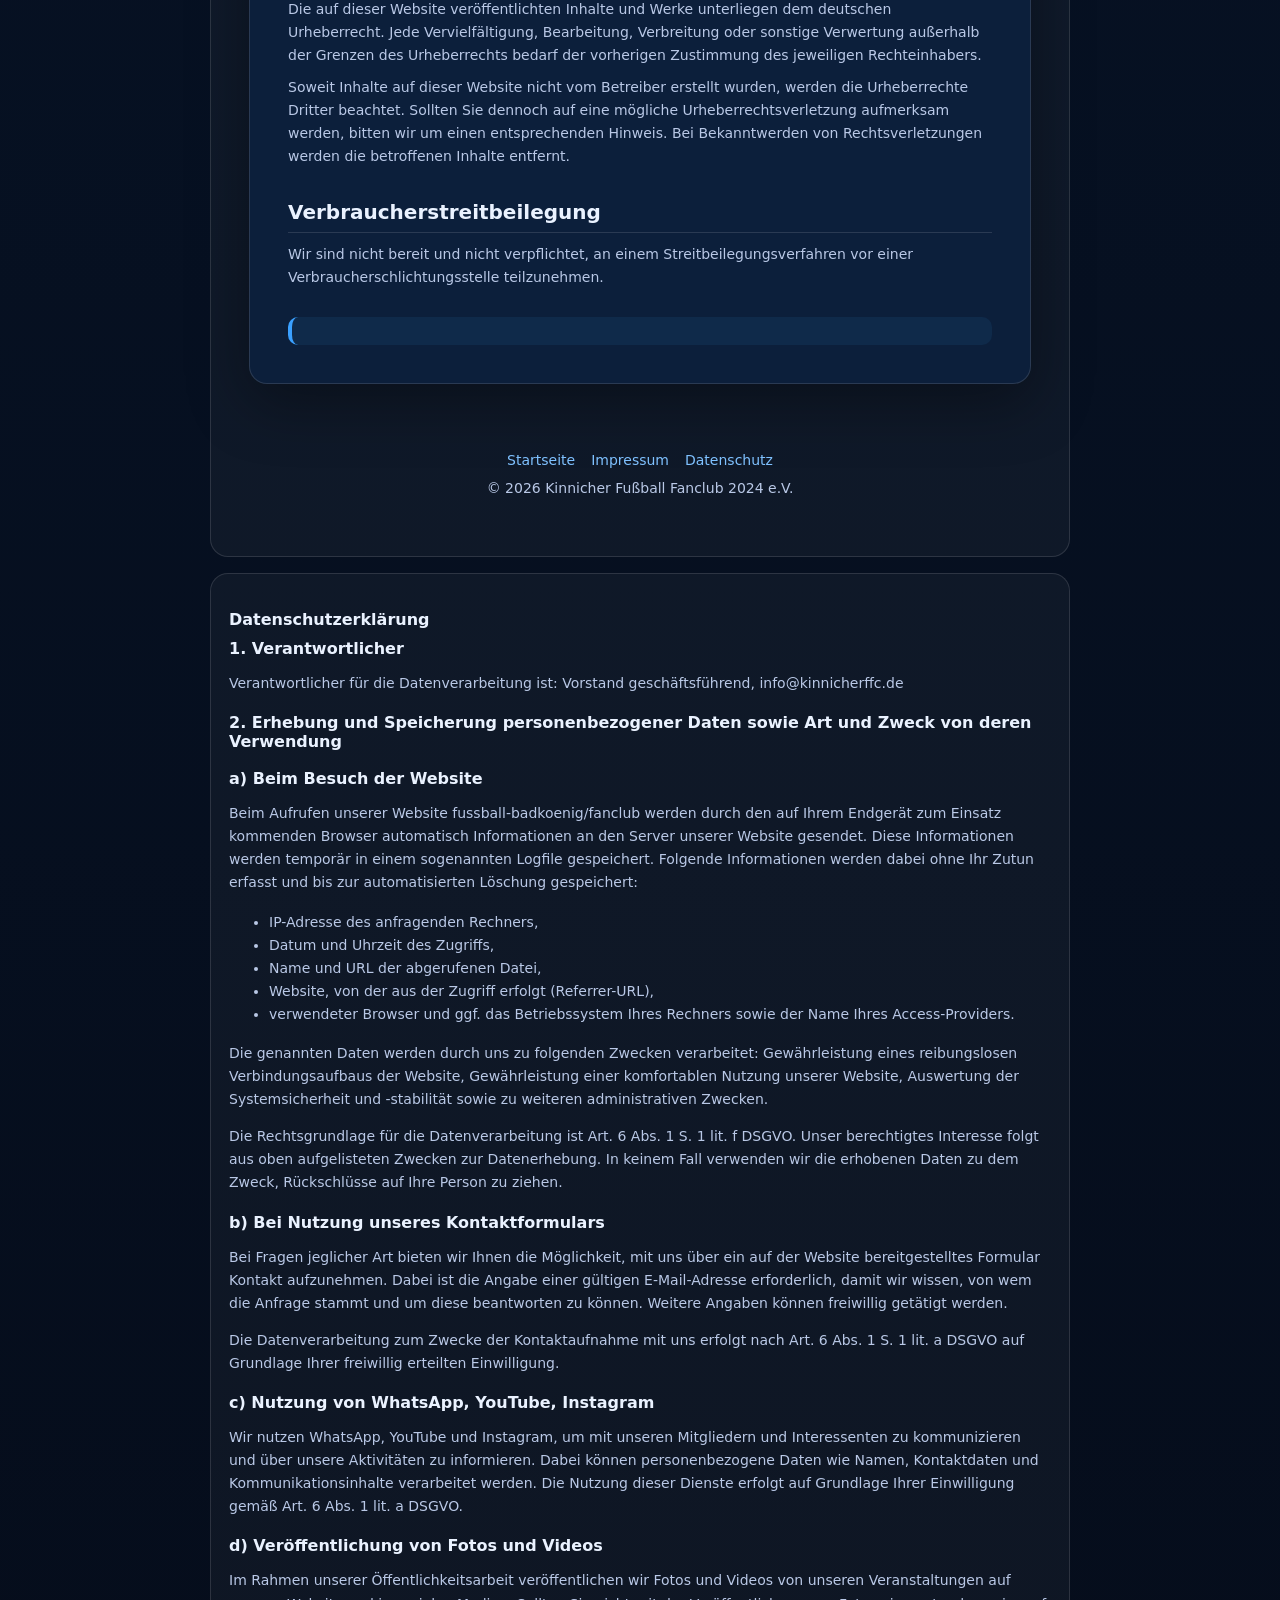
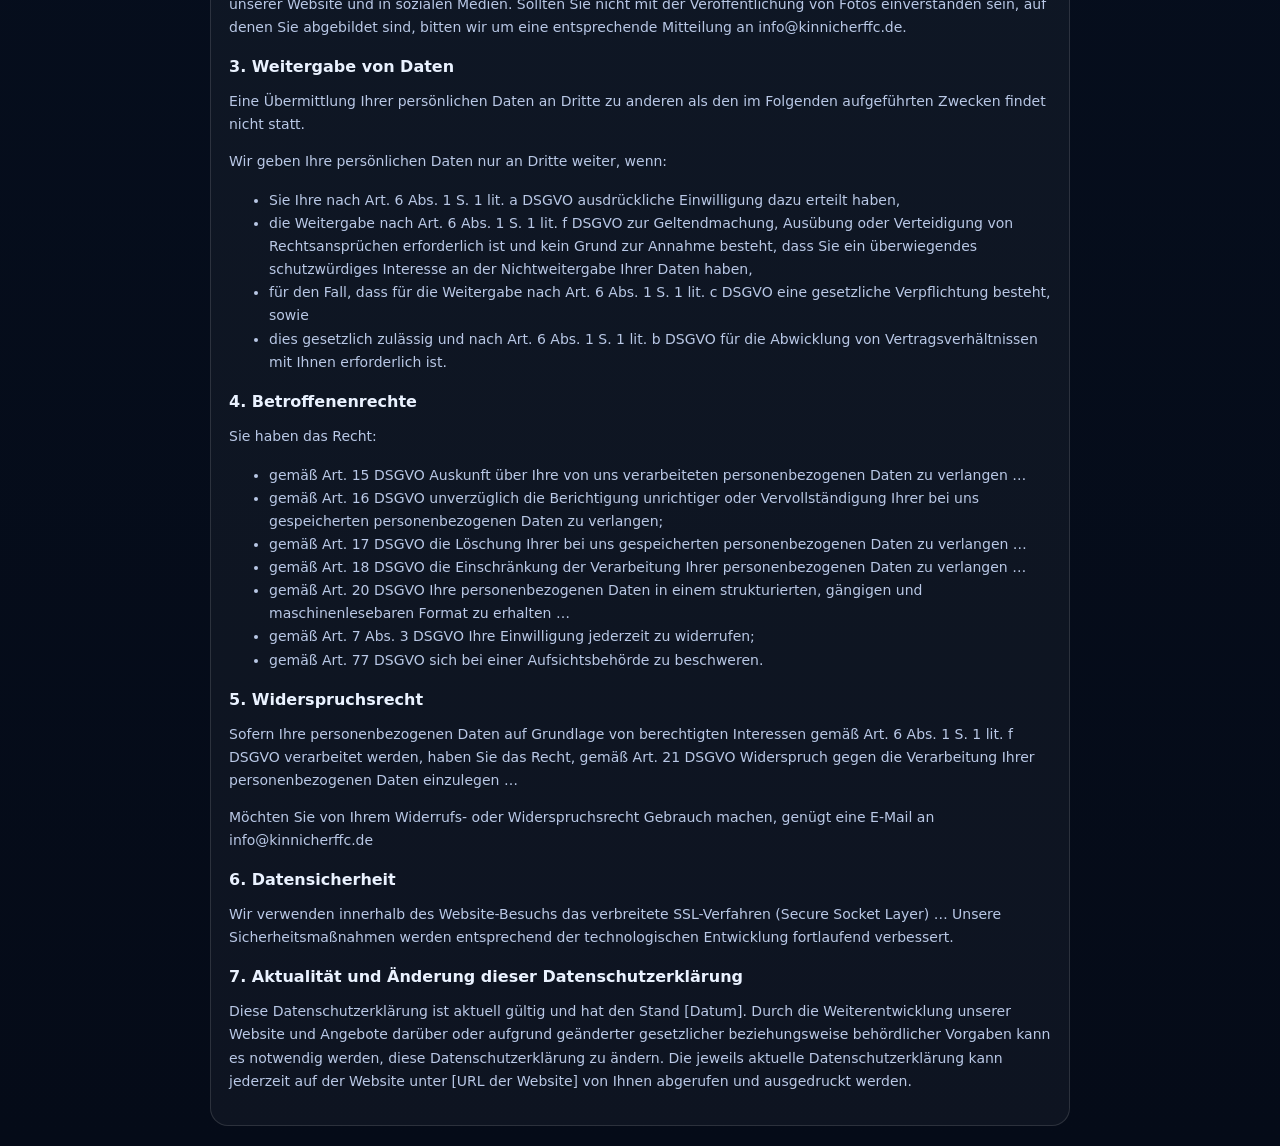
<file: legal.html>
<!doctype html>
<html lang="de">
<head>
  <meta charset="utf-8" />
  <meta name="viewport" content="width=device-width, initial-scale=1" />
  <title>Impressum & Datenschutz – Kinnicher FFC</title>
  <meta name="description" content="Impressum und Datenschutzerklärung des Kinnicher Fussball Fanclub 2024 e.V." />
  <style>
    :root{
      --bg:#071428; --text:#eaf2ff; --muted:#b9c8e6; --line:rgba(255,255,255,.12); --card:#0c1f3b;
      --radius:18px; --max:980px;
    }
    *{box-sizing:border-box}
    body{
      margin:0; color:var(--text);
      font-family: ui-sans-serif, system-ui, -apple-system, Segoe UI, Roboto, Arial, "Helvetica Neue", Helvetica, sans-serif;
      background: linear-gradient(180deg, #061126 0%, #050b18 100%);
    }
    a{color:inherit}
    .wrap{max-width:var(--max); margin:0 auto; padding:22px 18px}
    .top{
      display:flex; align-items:center; justify-content:space-between; gap:12px;
      padding:14px 16px; border:1px solid var(--line); border-radius:var(--radius);
      background:rgba(255,255,255,.04);
    }
    .btn{
      display:inline-flex; align-items:center; justify-content:center;
      padding:10px 12px; border-radius:14px;
      border:1px solid var(--line); background:rgba(255,255,255,.04);
      text-decoration:none; font-size:13px;
    }
    .btn:hover{background:rgba(255,255,255,.07)}
    .card{
      margin-top:16px; padding:18px;
      border:1px solid var(--line); border-radius:var(--radius);
      background:rgba(255,255,255,.04);
    }
    h1{margin:0; font-size:18px}
    h2{margin:18px 0 8px; font-size:16px}
    p,li{color:var(--muted); line-height:1.65; font-size:14px}
    code{background:rgba(0,0,0,.25); padding:2px 6px; border-radius:8px; border:1px solid var(--line)}
    .note{font-size:12px; color:var(--muted)}
  </style>
<link rel="stylesheet" href="assets/mobile-readable.css">
</head>
<body>
  <div class="wrap">
    <div class="top">
      <div>
        <h1>Impressum & Datenschutzerklärung</h1>
        <div class="note">Kinnicher Fussball Fanclub 2024 e.V.</div>
      </div>
      <div style="display:flex; gap:10px; flex-wrap:wrap">
        <a class="btn" href="index.html">Zurück zur Startseite</a>
        <a class="btn" href="#datenschutz">Zum Datenschutz</a>
      </div>
    </div>

    <div class="card" id="impressum">
      <h2>Impressum</h2>
      <!doctype html>
<html lang="de" id="top">
<head>
<meta charset="utf-8">
<meta name="viewport" content="width=device-width, initial-scale=1">

<meta name="robots" content="index, follow">

<title>Impressum | Kinnicher FFC</title>

<style>
:root{
  --bg:#071428;
  --bg-dark:#050b18;
  --card:#0c1f3b;
  --text:#eaf2ff;
  --muted:#b9c8e6;
  --line:rgba(255,255,255,.12);
  --accent:#3aa0ff;
  --radius:18px;
  --shadow:0 18px 60px rgba(0,0,0,.35);
  --max:900px;
}

*{
  box-sizing:border-box;
}

html{
  scroll-behavior:smooth;
}

body{
  margin:0;
  min-height:100vh;
  font-family:system-ui, -apple-system, BlinkMacSystemFont, "Segoe UI", Arial, sans-serif;
  background:
    radial-gradient(circle at top, rgba(58,160,255,.12), transparent 35%),
    linear-gradient(var(--bg), var(--bg-dark));
  color:var(--text);
}

a{
  color:#7fc1ff;
  text-decoration:none;
}

a:hover{
  color:#fff;
  text-decoration:underline;
}

.wrap{
  width:100%;
  max-width:var(--max);
  margin:0 auto;
  padding:20px;
}

/* HEADER */

.header{
  position:sticky;
  top:0;
  z-index:100;
  background:rgba(5,11,24,.96);
  border-bottom:1px solid var(--line);
  backdrop-filter:blur(10px);
}

.topbar{
  display:flex;
  align-items:center;
  justify-content:space-between;
  gap:16px;
}

.topbar h1{
  margin:0;
  font-size:28px;
  line-height:1.1;
}

.btn{
  display:inline-flex;
  align-items:center;
  justify-content:center;
  min-height:42px;
  padding:10px 14px;
  border:1px solid var(--line);
  border-radius:12px;
  background:rgba(255,255,255,.04);
  color:var(--text);
  text-decoration:none;
  text-align:center;
  transition:
    background .2s ease,
    border-color .2s ease,
    transform .2s ease;
}

.btn:hover{
  color:#fff;
  text-decoration:none;
  background:rgba(58,160,255,.16);
  border-color:rgba(58,160,255,.5);
  transform:translateY(-1px);
}

/* CONTENT */

.imprint-card{
  margin-top:24px;
  padding:clamp(20px, 4vw, 38px);
  background:var(--card);
  border:1px solid var(--line);
  border-radius:var(--radius);
  box-shadow:var(--shadow);
}

.imprint-card h2{
  margin:32px 0 10px;
  padding-bottom:8px;
  font-size:20px;
  border-bottom:1px solid var(--line);
}

.imprint-card h2:first-child{
  margin-top:0;
}

.imprint-card p{
  margin:8px 0;
  color:var(--muted);
  line-height:1.65;
}

.imprint-card strong{
  color:var(--text);
}

.address{
  font-style:normal;
  color:var(--muted);
  line-height:1.65;
}

.notice{
  margin-top:28px;
  padding:14px 16px;
  border-left:4px solid var(--accent);
  border-radius:10px;
  background:rgba(58,160,255,.08);
}

.notice p{
  margin:0;
}

.footer{
  padding:28px 0 10px;
  color:var(--muted);
  font-size:14px;
  text-align:center;
}

.footer-nav{
  display:flex;
  justify-content:center;
  flex-wrap:wrap;
  gap:16px;
  margin-bottom:12px;
}

/* MOBILE */

@media (max-width:640px){
  .wrap{
    padding:12px;
  }

  .topbar{
    align-items:stretch;
    flex-direction:column;
  }

  .topbar h1{
    font-size:23px;
  }

  .btn{
    width:100%;
  }

  .imprint-card{
    margin-top:14px;
    padding:18px;
  }

  .imprint-card h2{
    margin-top:26px;
    font-size:18px;
  }
}
</style>
</head>

<body>

<header class="header">
  <div class="wrap topbar">
    <h1>Impressum</h1>

    <a class="btn" href="index.html">
      ← Zur Startseite
    </a>
  </div>
</header>

<main class="wrap">

  <article class="imprint-card">

    <h2>Angaben gemäß § 5 DDG</h2>

    <p>
      <strong>Kinnicher Fußball Fanclub 2024 e.V.</strong>
    </p>

    <address class="address">
      Fürstengrunder Strasse 9<br>
      64732 Bad König<br>
      Deutschland
    </address>

    <h2>Vertretungsberechtigter Vorstand</h2>

    <p>
      Der Verein wird gemäß § 26 BGB durch den Vorstand vertreten.
    </p>

    <p>
      1. Vorsitzender:
      <strong>Mario Ballheimer</strong>
    </p>

    <p>
      2. Vorsitzender:
      <strong>Jens Sagmeister</strong>
    </p>

    <!--
      Diesen Satz an eure tatsächliche Satzungsregelung anpassen.

      Beispiele:

      "Der Verein wird durch zwei Vorstandsmitglieder gemeinsam vertreten."

      oder:

      "Der 1. Vorsitzende und der 2. Vorsitzende sind jeweils
      einzelvertretungsberechtigt."
    -->

    
    <h2>Vereinsregister</h2>

    <p>
      Eingetragen im Vereinsregister.
    </p>

    <p>
      Registergericht:
      <strong>Amtsgericht Darmstadt</strong>
    </p>

    <p>
      Registernummer:
      <strong>VR 84993</strong>
    </p>

    <h2>Kontakt</h2>

    <p>
      E-Mail:
      <a href="mailto:info@kinnicherffc.de">
        info@kinnicherffc.de
      </a>
    </p>

    <p>
      Internet:
      <a href="https://kinnicherffc.de">
        kinnicherffc.de
      </a>
    </p>

    <!--
      Sofern eine geschäftlich erreichbare Telefonnummer vorhanden ist,
      kann sie hier ergänzt werden:

      <p>
        Telefon:
        <a href="tel:+49...">...</a>
      </p>
    -->

    <h2>Verantwortlich für journalistisch-redaktionelle Inhalte</h2>

    <p>
      Verantwortlich gemäß § 18 Absatz 2 Medienstaatsvertrag:
    </p>

    <p>
      <strong>Vorstand geschäftsführend</strong>
    </p>

    <address class="address">
      Kinnicher Fußball Fanclub 2024 e.V.<br>
      Oskar-Zimper-Straße 30<br>
      64732 Bad König
    </address>

    <h2>Haftung für Inhalte</h2>

    <p>
      Als Diensteanbieter sind wir für eigene Inhalte auf diesen Seiten
      nach den allgemeinen Gesetzen verantwortlich. Wir übernehmen jedoch
      keine Gewähr für die Richtigkeit, Vollständigkeit und Aktualität der
      bereitgestellten Inhalte.
    </p>

    <h2>Haftung für externe Links</h2>

    <p>
      Unsere Website enthält Links zu externen Websites Dritter, auf deren
      Inhalte wir keinen Einfluss haben. Für diese fremden Inhalte können
      wir daher keine Gewähr übernehmen. Für die Inhalte der verlinkten
      Seiten ist stets der jeweilige Anbieter oder Betreiber verantwortlich.
    </p>

    <p>
      Rechtswidrige Inhalte waren zum Zeitpunkt der Verlinkung nicht
      erkennbar. Eine dauerhafte Kontrolle der verlinkten Seiten ist ohne
      konkrete Anhaltspunkte für eine Rechtsverletzung nicht zumutbar.
      Bei Bekanntwerden von Rechtsverletzungen werden entsprechende Links
      entfernt.
    </p>

    <h2>Urheberrecht</h2>

    <p>
      Die auf dieser Website veröffentlichten Inhalte und Werke unterliegen
      dem deutschen Urheberrecht. Jede Vervielfältigung, Bearbeitung,
      Verbreitung oder sonstige Verwertung außerhalb der Grenzen des
      Urheberrechts bedarf der vorherigen Zustimmung des jeweiligen
      Rechteinhabers.
    </p>

    <p>
      Soweit Inhalte auf dieser Website nicht vom Betreiber erstellt wurden,
      werden die Urheberrechte Dritter beachtet. Sollten Sie dennoch auf eine
      mögliche Urheberrechtsverletzung aufmerksam werden, bitten wir um einen
      entsprechenden Hinweis. Bei Bekanntwerden von Rechtsverletzungen
      werden die betroffenen Inhalte entfernt.
    </p>

    <h2>Verbraucherstreitbeilegung</h2>

    <p>
      Wir sind nicht bereit und nicht verpflichtet, an einem
      Streitbeilegungsverfahren vor einer Verbraucherschlichtungsstelle
      teilzunehmen.
    </p>

    <div class="notice">
     
    </div>

  </article>

</main>

<footer class="footer">
  <div class="wrap">

    <nav class="footer-nav" aria-label="Rechtliche Informationen">
      <a href="index.html">Startseite</a>
      <a href="impressum.html">Impressum</a>
      <a href="datenschutz.html">Datenschutz</a>
    </nav>

    <div>
      © <span id="current-year"></span>
      Kinnicher Fußball Fanclub 2024 e.V.
    </div>

  </div>
</footer>

<script>
document.getElementById("current-year").textContent =
  new Date().getFullYear();
</script>

</body>
</html>

      <!-- TODO: Impressum-Text hier einfügen -->
      <p class="note"></p>
    </div>

    <div class="card" id="datenschutz">
      <h2>Datenschutzerklärung</h2>

      <h2 style="margin-top:10px">1. Verantwortlicher</h2>
      <p>Verantwortlicher für die Datenverarbeitung ist: Vorstand geschäftsführend, info@kinnicherffc.de</p>

      <h2>2. Erhebung und Speicherung personenbezogener Daten sowie Art und Zweck von deren Verwendung</h2>

      <h2>a) Beim Besuch der Website</h2>
      <p>
        Beim Aufrufen unserer Website fussball-badkoenig/fanclub werden durch den auf Ihrem Endgerät zum Einsatz kommenden
        Browser automatisch Informationen an den Server unserer Website gesendet. Diese Informationen werden temporär in
        einem sogenannten Logfile gespeichert. Folgende Informationen werden dabei ohne Ihr Zutun erfasst und bis zur
        automatisierten Löschung gespeichert:
      </p>
      <ul>
        <li>IP-Adresse des anfragenden Rechners,</li>
        <li>Datum und Uhrzeit des Zugriffs,</li>
        <li>Name und URL der abgerufenen Datei,</li>
        <li>Website, von der aus der Zugriff erfolgt (Referrer-URL),</li>
        <li>verwendeter Browser und ggf. das Betriebssystem Ihres Rechners sowie der Name Ihres Access-Providers.</li>
      </ul>
      <p>
        Die genannten Daten werden durch uns zu folgenden Zwecken verarbeitet:
        Gewährleistung eines reibungslosen Verbindungsaufbaus der Website,
        Gewährleistung einer komfortablen Nutzung unserer Website,
        Auswertung der Systemsicherheit und -stabilität sowie zu weiteren administrativen Zwecken.
      </p>
      <p>
        Die Rechtsgrundlage für die Datenverarbeitung ist Art. 6 Abs. 1 S. 1 lit. f DSGVO. Unser berechtigtes Interesse folgt aus oben
        aufgelisteten Zwecken zur Datenerhebung. In keinem Fall verwenden wir die erhobenen Daten zu dem Zweck, Rückschlüsse auf
        Ihre Person zu ziehen.
      </p>

      <h2>b) Bei Nutzung unseres Kontaktformulars</h2>
      <p>
        Bei Fragen jeglicher Art bieten wir Ihnen die Möglichkeit, mit uns über ein auf der Website bereitgestelltes Formular Kontakt
        aufzunehmen. Dabei ist die Angabe einer gültigen E-Mail-Adresse erforderlich, damit wir wissen, von wem die Anfrage stammt
        und um diese beantworten zu können. Weitere Angaben können freiwillig getätigt werden.
      </p>
      <p>
        Die Datenverarbeitung zum Zwecke der Kontaktaufnahme mit uns erfolgt nach Art. 6 Abs. 1 S. 1 lit. a DSGVO auf Grundlage
        Ihrer freiwillig erteilten Einwilligung.
      </p>

      <h2>c) Nutzung von WhatsApp, YouTube, Instagram</h2>
      <p>
        Wir nutzen WhatsApp, YouTube und Instagram, um mit unseren Mitgliedern und Interessenten zu kommunizieren und über
        unsere Aktivitäten zu informieren. Dabei können personenbezogene Daten wie Namen, Kontaktdaten und
        Kommunikationsinhalte verarbeitet werden. Die Nutzung dieser Dienste erfolgt auf Grundlage Ihrer Einwilligung gemäß Art. 6
        Abs. 1 lit. a DSGVO.
      </p>

      <h2>d) Veröffentlichung von Fotos und Videos</h2>
      <p>
        Im Rahmen unserer Öffentlichkeitsarbeit veröffentlichen wir Fotos und Videos von unseren Veranstaltungen auf unserer Website und in
        sozialen Medien. Sollten Sie nicht mit der Veröffentlichung von Fotos einverstanden sein, auf denen Sie abgebildet sind, bitten
        wir um eine entsprechende Mitteilung an info@kinnicherffc.de.
      </p>

      <h2>3. Weitergabe von Daten</h2>
      <p>Eine Übermittlung Ihrer persönlichen Daten an Dritte zu anderen als den im Folgenden aufgeführten Zwecken findet nicht statt.</p>
      <p>Wir geben Ihre persönlichen Daten nur an Dritte weiter, wenn:</p>
      <ul>
        <li>Sie Ihre nach Art. 6 Abs. 1 S. 1 lit. a DSGVO ausdrückliche Einwilligung dazu erteilt haben,</li>
        <li>die Weitergabe nach Art. 6 Abs. 1 S. 1 lit. f DSGVO zur Geltendmachung, Ausübung oder Verteidigung von Rechtsansprüchen erforderlich ist und kein Grund zur Annahme besteht, dass Sie ein überwiegendes schutzwürdiges Interesse an der Nichtweitergabe Ihrer Daten haben,</li>
        <li>für den Fall, dass für die Weitergabe nach Art. 6 Abs. 1 S. 1 lit. c DSGVO eine gesetzliche Verpflichtung besteht, sowie</li>
        <li>dies gesetzlich zulässig und nach Art. 6 Abs. 1 S. 1 lit. b DSGVO für die Abwicklung von Vertragsverhältnissen mit Ihnen erforderlich ist.</li>
      </ul>

      <h2>4. Betroffenenrechte</h2>
      <p>Sie haben das Recht:</p>
      <ul>
        <li>gemäß Art. 15 DSGVO Auskunft über Ihre von uns verarbeiteten personenbezogenen Daten zu verlangen …</li>
        <li>gemäß Art. 16 DSGVO unverzüglich die Berichtigung unrichtiger oder Vervollständigung Ihrer bei uns gespeicherten personenbezogenen Daten zu verlangen;</li>
        <li>gemäß Art. 17 DSGVO die Löschung Ihrer bei uns gespeicherten personenbezogenen Daten zu verlangen …</li>
        <li>gemäß Art. 18 DSGVO die Einschränkung der Verarbeitung Ihrer personenbezogenen Daten zu verlangen …</li>
        <li>gemäß Art. 20 DSGVO Ihre personenbezogenen Daten in einem strukturierten, gängigen und maschinenlesebaren Format zu erhalten …</li>
        <li>gemäß Art. 7 Abs. 3 DSGVO Ihre Einwilligung jederzeit zu widerrufen;</li>
        <li>gemäß Art. 77 DSGVO sich bei einer Aufsichtsbehörde zu beschweren.</li>
      </ul>

      <h2>5. Widerspruchsrecht</h2>
      <p>
        Sofern Ihre personenbezogenen Daten auf Grundlage von berechtigten Interessen gemäß Art. 6 Abs. 1 S. 1 lit. f DSGVO
        verarbeitet werden, haben Sie das Recht, gemäß Art. 21 DSGVO Widerspruch gegen die Verarbeitung Ihrer personenbezogenen
        Daten einzulegen …
      </p>
      <p>Möchten Sie von Ihrem Widerrufs- oder Widerspruchsrecht Gebrauch machen, genügt eine E-Mail an info@kinnicherffc.de</p>

      <h2>6. Datensicherheit</h2>
      <p>
        Wir verwenden innerhalb des Website-Besuchs das verbreitete SSL-Verfahren (Secure Socket Layer) …
        Unsere Sicherheitsmaßnahmen werden entsprechend der technologischen Entwicklung fortlaufend verbessert.
      </p>

      <h2>7. Aktualität und Änderung dieser Datenschutzerklärung</h2>
      <p>
        Diese Datenschutzerklärung ist aktuell gültig und hat den Stand [Datum]. Durch die Weiterentwicklung unserer Website und Angebote darüber oder aufgrund geänderter gesetzlicher beziehungsweise
        behördlicher Vorgaben kann es notwendig werden, diese Datenschutzerklärung zu ändern. Die jeweils aktuelle
        Datenschutzerklärung kann jederzeit auf der Website unter [URL der Website] von Ihnen abgerufen und ausgedruckt werden.
      </p>

      <p class="note">
       
      </p>
    </div>
  </div>
</body>
</html>
</file>
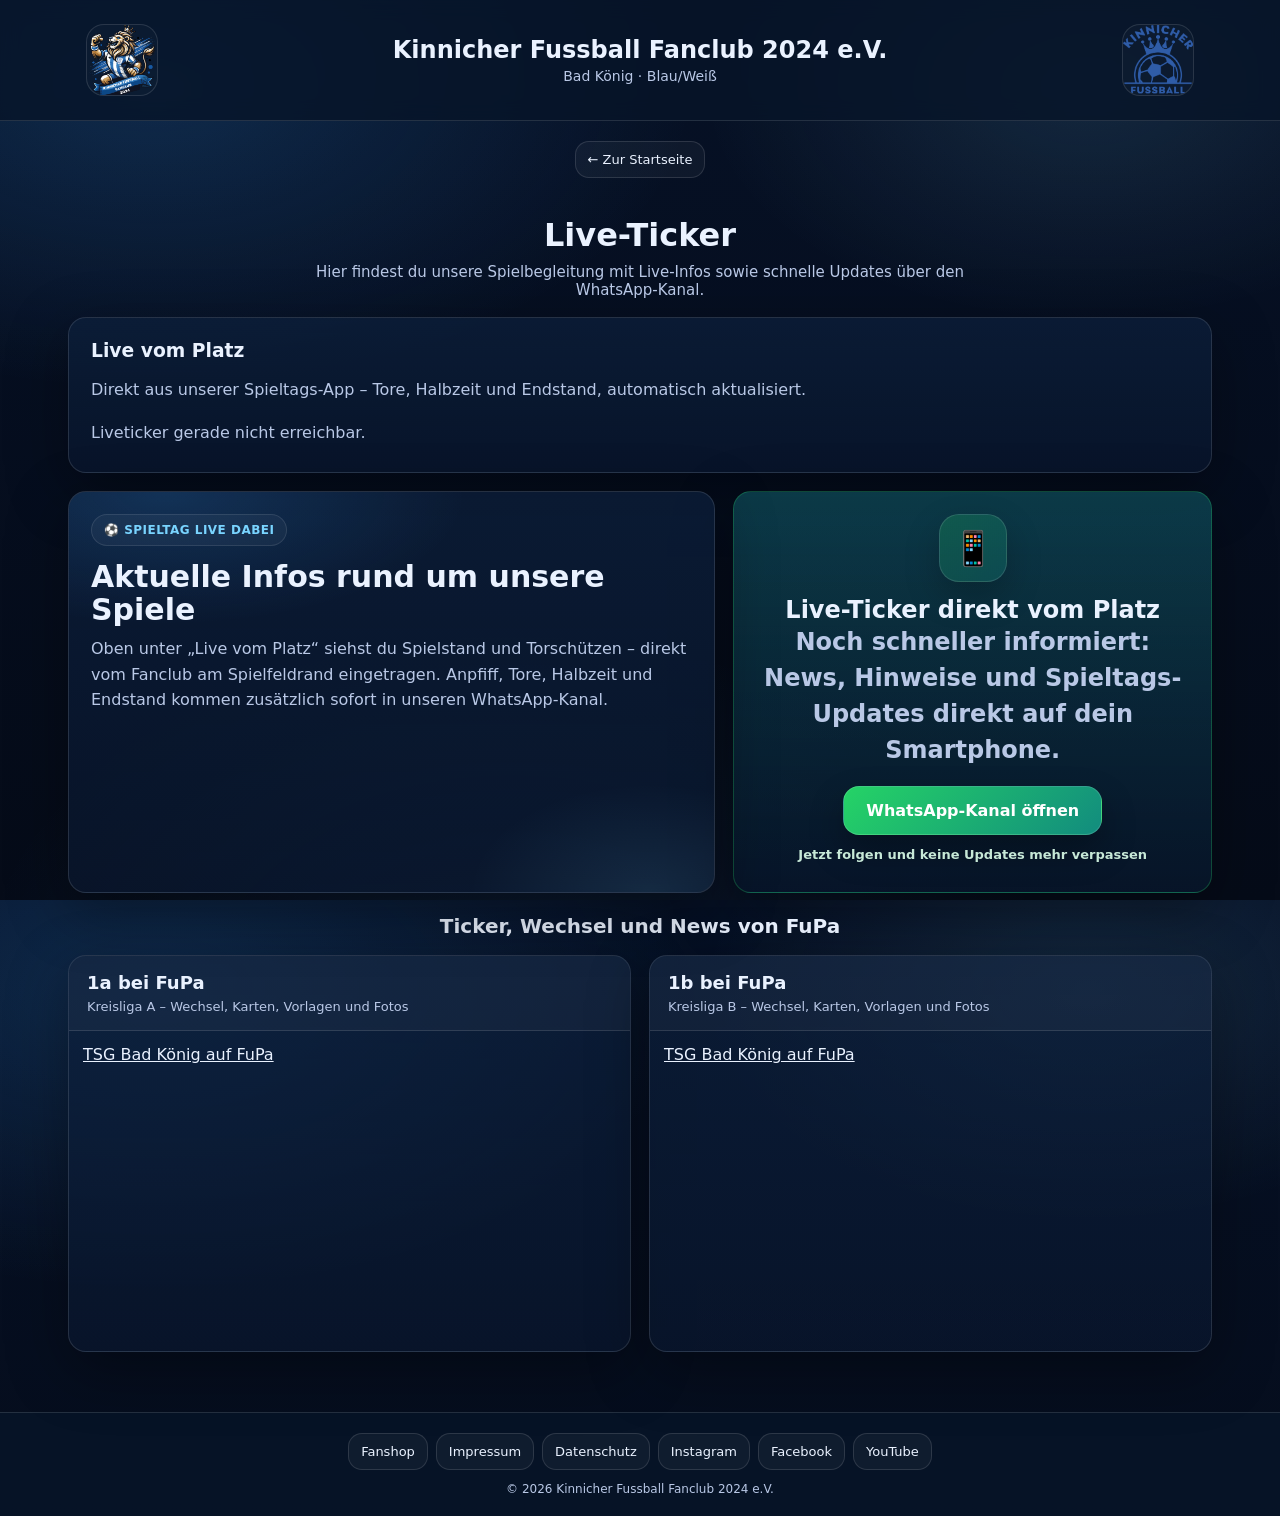
<file: liveticker.html>
<!doctype html>
<html lang="de">
<head>
  <meta charset="utf-8" />
  <meta name="viewport" content="width=device-width, initial-scale=1" />
  <title>Live-Ticker | Kinnicher FFC</title>
  <meta name="description" content="Live-Ticker für Spiele des Kinnicher FFC – Updates im WhatsApp-Kanal." />
  <link rel="icon" type="image/png" href="assets/favicon.png">
  <link rel="manifest" href="manifest.json">

  <style>
    :root{
      --bg:#071428;
      --card:#0c1f3b;
      --card2:#0a1830;
      --text:#eaf2ff;
      --muted:#b9c8e6;
      --line:rgba(255,255,255,.12);
      --accent:#3aa0ff;
      --accent2:#79d4ff;
      --wa1:#25D366;
      --wa2:#128C7E;
      --shadow: 0 18px 60px rgba(0,0,0,.35);
      --radius:18px;
      --max:1180px;
      --headerH: 120px;
    }

    *{box-sizing:border-box}
    html,body{height:100%}
    html{scroll-behavior:smooth}
    body{
      margin:0;
      font-family: ui-sans-serif, system-ui, -apple-system, Segoe UI, Roboto, Arial, "Helvetica Neue", Helvetica, sans-serif;
      color:var(--text);
      background:
        radial-gradient(900px 500px at 12% 10%, rgba(58,160,255,.18), transparent 60%),
        radial-gradient(700px 420px at 85% 10%, rgba(121,212,255,.12), transparent 55%),
        radial-gradient(900px 600px at 40% 110%, rgba(58,160,255,.10), transparent 60%),
        linear-gradient(180deg, #061126 0%, #050b18 100%);
    }

    a{color:inherit}
    .wrap{max-width:var(--max); margin:0 auto; padding:0 18px}
    section{scroll-margin-top: calc(var(--headerH) + 16px); padding:20px 0}

    .header{
      position:sticky; top:0; z-index:50;
      backdrop-filter: blur(10px);
      background: rgba(7,20,40,.8);
      border-bottom:1px solid var(--line);
    }

    .bar{
      display:flex; align-items:center; gap:10px;
      height:var(--headerH); padding:0 18px;
    }

    .headerLeft, .headerRight { display:flex; align-items:center; }
    .headerCenter { text-align:center; flex:1; }

    .headerCenter h1{
      margin:0;
      font-size:24px;
      line-height:1.2;
    }

    .headerCenter span{
      display:block;
      font-size:14px;
      color:var(--muted);
      margin-top:4px;
    }

    .logo{
      width:72px; height:72px; border-radius:18px;
      border:1px solid var(--line);
      background:rgba(255,255,255,.02);
      overflow:hidden;
      display:grid; place-items:center;
    }

    .logo img{width:100%; height:100%; object-fit:cover}
    .fallback{font-size:36px}

    .btn{
      display:inline-flex; align-items:center; justify-content:center;
      padding:10px 12px;
      border-radius:14px;
      border:1px solid var(--line);
      background:rgba(255,255,255,.04);
      color:var(--text);
      text-decoration:none;
      font-size:13px;
      cursor:pointer;
      transition:.2s ease;
    }

    .btn:hover{
      background:rgba(255,255,255,.07);
      transform:translateY(-1px);
    }

    .bigBtn{
      font-size:16px;
      padding:12px 20px;
      font-weight:700;
      background: linear-gradient(135deg, var(--accent), var(--accent2));
      color:white;
      border-color: var(--accent);
    }

    .bigBtn:hover{filter:brightness(1.08)}

    .card{
      border:1px solid var(--line);
      background: linear-gradient(180deg, rgba(12,31,59,.75), rgba(10,24,48,.65));
      border-radius: var(--radius);
      box-shadow: var(--shadow);
      overflow:hidden;
    }

    .pad{padding:22px}

    .sectionHead{
      text-align:center;
      margin-bottom:18px;
    }

    .sectionHead h2{
      margin:0;
      font-size:32px;
      line-height:1.1;
    }

    .sectionHead p{
      margin:10px auto 0;
      max-width:720px;
      color:var(--muted);
      font-size:15px;
    }

    .muted{color:var(--muted)}

    .heroBox{
      display:grid;
      grid-template-columns: 1.15fr .85fr;
      gap:18px;
      align-items:stretch;
      margin-bottom:22px;
    }

    .infoCard{
      position:relative;
      overflow:hidden;
    }

    .infoCard::before{
      content:"";
      position:absolute;
      inset:0;
      background:
        radial-gradient(500px 220px at 15% 0%, rgba(58,160,255,.18), transparent 60%),
        radial-gradient(300px 180px at 90% 100%, rgba(121,212,255,.10), transparent 60%);
      pointer-events:none;
    }

    .infoInner{
      position:relative;
      z-index:1;
    }

    .eyebrow{
      display:inline-flex;
      align-items:center;
      gap:8px;
      padding:8px 12px;
      border:1px solid rgba(255,255,255,.10);
      border-radius:999px;
      background:rgba(255,255,255,.04);
      color:var(--accent2);
      font-size:12px;
      font-weight:700;
      letter-spacing:.04em;
      text-transform:uppercase;
      margin-bottom:14px;
    }

    .infoInner h3{
      margin:0 0 10px;
      font-size:30px;
      line-height:1.1;
    }

    .infoInner p{
      margin:0;
      color:var(--muted);
      font-size:16px;
      line-height:1.6;
    }

    .whatsCard{
      background:
        linear-gradient(180deg, rgba(18,140,126,.28), rgba(7,20,40,.72)),
        linear-gradient(180deg, rgba(12,31,59,.75), rgba(10,24,48,.65));
      border:1px solid rgba(37,211,102,.28);
      display:flex;
      align-items:center;
      justify-content:center;
    }

    .whatsWrap{
      text-align:center;
      width:100%;
    }

    .whatsBadge{
      width:68px;
      height:68px;
      margin:0 auto 14px;
      border-radius:20px;
      display:grid;
      place-items:center;
      font-size:34px;
      background:linear-gradient(135deg, rgba(37,211,102,.22), rgba(18,140,126,.28));
      border:1px solid rgba(255,255,255,.12);
      box-shadow:0 14px 35px rgba(0,0,0,.22);
    }

    .whatsWrap h3{
      margin:0 0 8px;
      font-size:24px;
    }

    .whatsWrap p{
      margin:0 0 18px;
      color:var(--muted);
      line-height:1.5;
    }

    .waBtn{
      display:inline-flex;
      align-items:center;
      justify-content:center;
      gap:10px;
      min-width:230px;
      padding:14px 22px;
      border-radius:16px;
      text-decoration:none;
      font-weight:800;
      font-size:16px;
      color:#fff;
      background:linear-gradient(135deg, var(--wa1), var(--wa2));
      border:1px solid rgba(255,255,255,.14);
      box-shadow:0 16px 34px rgba(0,0,0,.28);
      transition:.2s ease;
    }

    .waBtn:hover{
      transform:translateY(-2px);
      filter:brightness(1.04);
    }

    .waHint{
      margin-top:12px;
      font-size:13px;
      color:#d8fbe7;
      opacity:.92;
    }

    .widgetsGrid{
      display:grid;
      grid-template-columns:repeat(2, minmax(0, 1fr));
      gap:18px;
      align-items:start;
    }

    .widgetCard{
      border:1px solid var(--line);
      background: linear-gradient(180deg, rgba(12,31,59,.75), rgba(10,24,48,.65));
      border-radius: var(--radius);
      box-shadow: var(--shadow);
      overflow:hidden;
    }

    .widgetHead{
      padding:16px 18px;
      border-bottom:1px solid var(--line);
      background:rgba(255,255,255,.03);
    }

    .widgetHead h3{
      margin:0;
      font-size:18px;
    }

    .widgetHead p{
      margin:6px 0 0;
      color:var(--muted);
      font-size:13px;
    }

    .widgetBody{
      padding:14px;
      min-height:320px;
    }

    .widgetBody > div[id^="fp-widget_root-"]{
      width:100%;
      min-height:280px;
    }

    footer{
      border-top:1px solid var(--line);
      background: rgba(7,20,40,.8);
      padding:20px 0;
      margin-top:40px;
    }

    .footLinks{
      display:flex;
      flex-wrap:wrap;
      gap:8px;
      justify-content:center;
      margin-bottom:12px;
    }

    .copy{
      text-align:center;
      font-size:12px;
      color:var(--muted);
    }

    @media (max-width: 940px){
      .heroBox{
        grid-template-columns:1fr;
      }
      .widgetsGrid{
        grid-template-columns:1fr;
      }
    }

    @media (max-width: 520px){
      :root{ --headerH: 96px; }

      .headerCenter h1{font-size:18px}
      .headerCenter span{font-size:12px}
      .bar{height:auto!important;min-height:var(--headerH);padding-top:8px;padding-bottom:8px}
      .headerCenter h1{font-size:16px!important;line-height:1.15}
      .header{background:rgba(7,20,40,.97)!important}

      .logo{
        width:64px;
        height:64px;
        border-radius:18px;
      }

      .sectionHead h2{font-size:26px}
      .infoInner h3{font-size:24px}
      .whatsWrap h3{font-size:21px}
      .waBtn{
        width:100%;
        min-width:0;
      }
    }
  </style>
<link rel="stylesheet" href="assets/ffc-kabine.css">
<script src="assets/ffc-kabine.js" defer></script>
<link rel="stylesheet" href="assets/mobile-readable.css">
</head>
<body>
  <header class="header">
    <div class="wrap">
      <div class="bar">
        <div class="headerLeft">
          <div class="logo" aria-hidden="true">
            <img src="assets/logo-loewe.png" alt="Löwe Logo" onerror="this.remove(); this.parentElement.classList.add('fallback'); this.parentElement.textContent='🦁';">
          </div>
        </div>

        <div class="headerCenter">
          <h1>Kinnicher Fussball Fanclub 2024 e.V.</h1>
          <span>Bad König · Blau/Weiß</span>
        </div>

        <div class="headerRight">
          <div class="logo" aria-hidden="true">
            <img src="assets/logo-kffc.png" alt="Kinnicher FFC Logo" onerror="this.remove(); this.parentElement.classList.add('fallback'); this.parentElement.textContent='⚽';">
          </div>
        </div>
      </div>
    </div>
  </header>

  <main>
    <div class="wrap">
      <div style="margin:20px 0; text-align:center">
        <a class="btn" href="index.html">← Zur Startseite</a>
      </div>

      <section id="liveticker">
        <div class="sectionHead">
          <h2>Live-Ticker</h2>
          <p>Hier findest du unsere Spielbegleitung mit Live-Infos sowie schnelle Updates über den WhatsApp-Kanal.</p>
        </div>

        <div class="card pad" style="margin:18px 0">
          <h3 style="margin-top:0">Live vom Platz</h3>
          <p class="muted" style="margin-top:0">Direkt aus unserer Spieltags-App – Tore, Halbzeit und Endstand, automatisch aktualisiert.</p>
          <div data-ffc="ticker"></div>
        </div>

        <div class="heroBox">
          <div class="card pad infoCard">
            <div class="infoInner">
              <div class="eyebrow">⚽ Spieltag live dabei</div>
              <h3>Aktuelle Infos rund um unsere Spiele</h3>
              <p>
                Oben unter „Live vom Platz“ siehst du Spielstand und Torschützen – direkt vom Fanclub am Spielfeldrand eingetragen.
                Anpfiff, Tore, Halbzeit und Endstand kommen zusätzlich sofort in unseren WhatsApp-Kanal.
              </p>
            </div>
          </div>

          <div class="card pad whatsCard">
            <div class="whatsWrap">
              <div class="whatsBadge">📱</div>
              <h3>Live-Ticker direkt vom Platz
              <p>
                Noch schneller informiert: News, Hinweise und Spieltags-Updates direkt auf dein Smartphone.
              </p>
              <a class="waBtn" href="https://whatsapp.com/channel/0029VaMg8M11t90lH7MP9n20" target="_blank" rel="noopener">
                WhatsApp-Kanal öffnen
              </a>
              <div class="waHint">Jetzt folgen und keine Updates mehr verpassen</div>
            </div>
          </div>
        </div>

        <div class="sectionHead" style="margin-top:8px"><h2 style="font-size:20px">Ticker, Wechsel und News von FuPa</h2></div>
        <div class="widgetsGrid">
          <div class="widgetCard">
            <div class="widgetHead">
              <h3>1a bei FuPa</h3>
              <p>Kreisliga A – Wechsel, Karten, Vorlagen und Fotos</p>
            </div>
            <div class="widgetBody">
              <div id="fp-widget_root-3B7mFSrd1SGWeFmmqDSTWMlTvDd">
                <a href="https://www.fupa.net/club/tsg-bad-koenig" target="_blank" rel="noopener">TSG Bad König auf FuPa</a>
              </div>
            </div>
          </div>

          <div class="widgetCard">
            <div class="widgetHead">
              <h3>1b bei FuPa</h3>
              <p>Kreisliga B – Wechsel, Karten, Vorlagen und Fotos</p>
            </div>
            <div class="widgetBody">
              <div id="fp-widget_root-3B7mOXqWB43ytpQ3ugaJG63X6bo">
                <a href="https://www.fupa.net/club/tsg-bad-koenig" target="_blank" rel="noopener">TSG Bad König auf FuPa</a>
              </div>
            </div>
          </div>
        </div>
      </section>
    </div>
  </main>

  <footer>
    <div class="wrap">
      <div style="text-align:center">
        <div class="footLinks">
          <a class="btn" href="https://shop.teamshirts.de/kickerinkoenigshop/collection/7206" target="_blank" rel="noopener">Fanshop</a>

          <a class="btn" href="legal.html">Impressum</a>
          <a class="btn" href="legal.html#datenschutz">Datenschutz</a>
          <a class="btn" href="https://www.instagram.com/kinnicher_ffc/" target="_blank" rel="noopener">Instagram</a>
          <a class="btn" href="https://www.facebook.com/profile.php?id=61574762261698" target="_blank" rel="noopener">Facebook</a>
          <a class="btn" href="https://www.youtube.com/@KinnicherFFC" target="_blank" rel="noopener">YouTube</a>
        </div>
        <div class="copy">© <span id="year"></span> Kinnicher Fussball Fanclub 2024 e.V.</div>
      </div>
    </div>
  </footer>

  <script src="https://widget-api.fupa.net/vendor/widget.js?v1"></script>
  <script>
    document.getElementById('year').textContent = new Date().getFullYear();
  </script>
</body>
</html>
</file>
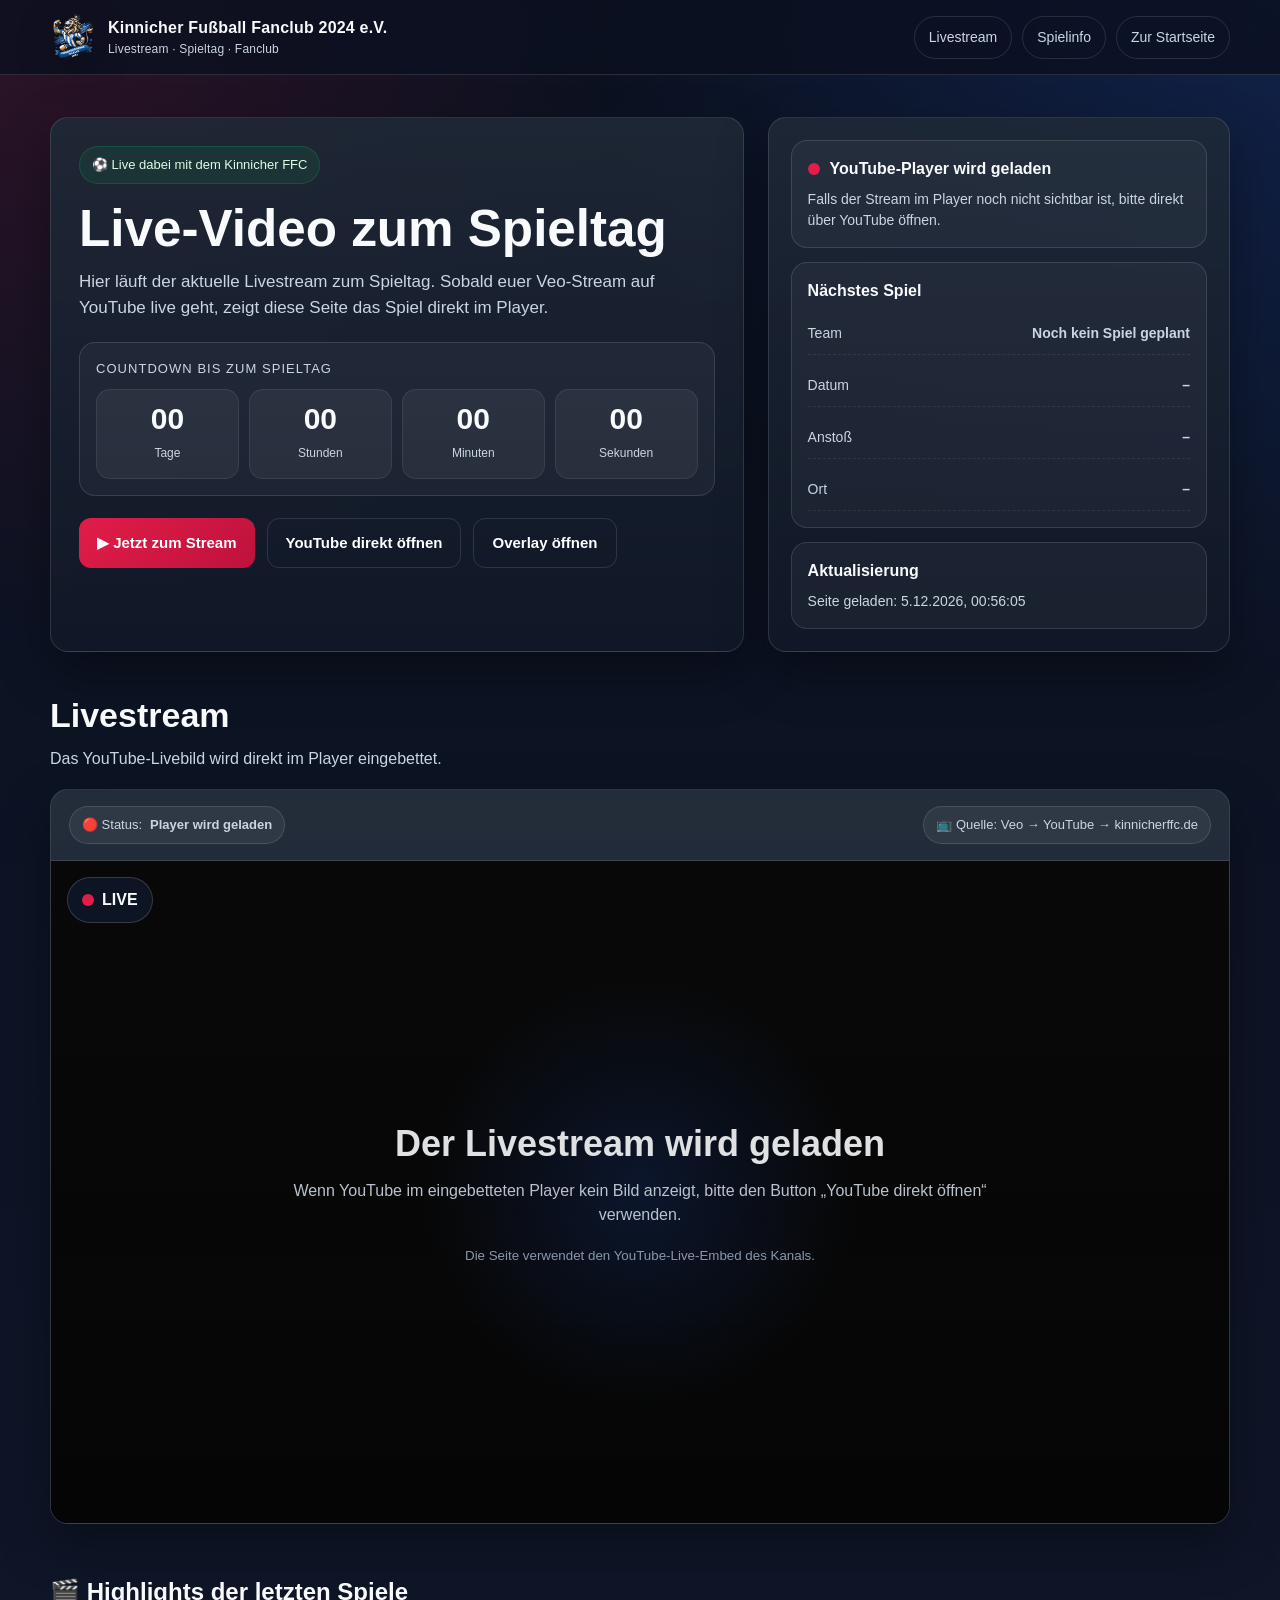
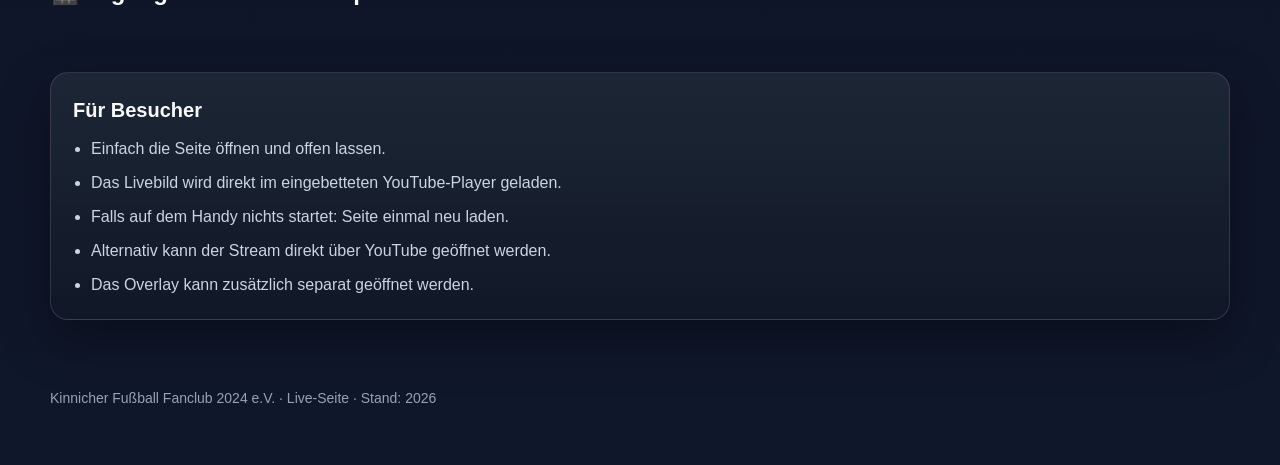
<file: livevideo.html>
<!DOCTYPE html>
<html lang="de">
<head>
  <meta charset="UTF-8" />
  <meta name="viewport" content="width=device-width, initial-scale=1.0" />
  <title>Kinnicher FFC – Live</title>
  <link rel="icon" type="image/png" href="assets/logo-loewe.png" />
  <link rel="apple-touch-icon" href="assets/logo-loewe.png" />
  <meta name="description" content="Livestream-Seite des Kinnicher Fußball Fanclub 2024 e.V." />
  <style>
    :root {
      --bg: #0f172a;
      --card: #111827;
      --card-2: #1f2937;
      --text: #f8fafc;
      --muted: #cbd5e1;
      --accent: #e11d48;
      --accent-2: #2563eb;
      --ok: #16a34a;
      --warn: #f59e0b;
      --border: rgba(255,255,255,0.12);
      --shadow: 0 20px 50px rgba(0,0,0,0.35);
      --radius: 18px;
      --max: 1180px;
    }

    * { box-sizing: border-box; }
    html { scroll-behavior: smooth; }

    body {
      margin: 0;
      font-family: Arial, Helvetica, sans-serif;
      background:
        radial-gradient(circle at top right, rgba(37,99,235,0.20), transparent 28%),
        radial-gradient(circle at top left, rgba(225,29,72,0.16), transparent 26%),
        linear-gradient(180deg, #0b1120 0%, var(--bg) 100%);
      color: var(--text);
      line-height: 1.5;
    }

    a { color: inherit; text-decoration: none; }

    .wrap {
      width: min(calc(100% - 32px), var(--max));
      margin: 0 auto;
    }

    header {
      position: sticky;
      top: 0;
      z-index: 50;
      backdrop-filter: blur(10px);
      background: rgba(11,17,32,0.82);
      border-bottom: 1px solid var(--border);
    }

    .nav {
      display: flex;
      align-items: center;
      justify-content: space-between;
      gap: 16px;
      padding: 14px 0;
    }

    .brand {
      display: flex;
      align-items: center;
      gap: 12px;
      font-weight: 700;
      letter-spacing: 0.2px;
    }

    .brand-logo {
      width: 46px;
      height: 46px;
      object-fit: contain;
      display: block;
      filter: drop-shadow(0 10px 18px rgba(0,0,0,0.28));
    }

    .nav-links {
      display: flex;
      gap: 10px;
      flex-wrap: wrap;
    }

    .nav-links a {
      padding: 10px 14px;
      border: 1px solid var(--border);
      border-radius: 999px;
      color: var(--muted);
      font-size: 14px;
    }

    .hero {
      padding: 42px 0 28px;
    }

    .hero-grid {
      display: grid;
      grid-template-columns: 1.2fr 0.8fr;
      gap: 24px;
      align-items: stretch;
    }

    .countdown-box {
      margin-top: 22px;
      padding: 16px;
      border-radius: 16px;
      background: rgba(255,255,255,0.04);
      border: 1px solid var(--border);
    }

    .countdown-label {
      color: var(--muted);
      font-size: 13px;
      margin-bottom: 10px;
      text-transform: uppercase;
      letter-spacing: 0.08em;
    }

    .countdown-grid {
      display: grid;
      grid-template-columns: repeat(4, minmax(0, 1fr));
      gap: 10px;
    }

    .countdown-item {
      padding: 14px 10px;
      border-radius: 14px;
      background: rgba(255,255,255,0.05);
      border: 1px solid rgba(255,255,255,0.08);
      text-align: center;
    }

    .countdown-item strong {
      display: block;
      font-size: clamp(20px, 4vw, 30px);
      line-height: 1;
      margin-bottom: 6px;
    }

    .countdown-item span {
      color: var(--muted);
      font-size: 12px;
    }

    .card {
      background: linear-gradient(180deg, rgba(31,41,55,0.88), rgba(17,24,39,0.94));
      border: 1px solid var(--border);
      border-radius: var(--radius);
      box-shadow: var(--shadow);
    }

    .hero-main {
      padding: 28px;
    }

    .eyebrow {
      display: inline-flex;
      align-items: center;
      gap: 8px;
      border: 1px solid rgba(22,163,74,0.28);
      color: #dcfce7;
      background: rgba(22,163,74,0.12);
      padding: 8px 12px;
      border-radius: 999px;
      font-size: 13px;
      margin-bottom: 18px;
    }

    h1 {
      margin: 0 0 14px;
      font-size: clamp(30px, 4vw, 54px);
      line-height: 1.05;
    }

    .hero p {
      color: var(--muted);
      margin: 0 0 20px;
      max-width: 62ch;
      font-size: 17px;
    }

    .actions {
      display: flex;
      gap: 12px;
      flex-wrap: wrap;
      margin-top: 22px;
    }

    .btn {
      border: none;
      cursor: pointer;
      padding: 13px 18px;
      border-radius: 12px;
      font-weight: 700;
      font-size: 15px;
      transition: transform .18s ease, opacity .18s ease, background .18s ease;
      display: inline-flex;
      align-items: center;
      justify-content: center;
      gap: 10px;
    }

    .btn:hover { transform: translateY(-1px); }

    .btn-primary {
      background: linear-gradient(135deg, var(--accent), #be123c);
      color: white;
    }

    .btn-secondary {
      background: transparent;
      color: white;
      border: 1px solid var(--border);
    }

    .hero-side {
      padding: 22px;
      display: grid;
      gap: 14px;
      align-content: start;
    }

    .status-box {
      padding: 16px;
      border-radius: 16px;
      background: rgba(255,255,255,0.04);
      border: 1px solid var(--border);
    }

    .status-row {
      display: flex;
      align-items: center;
      gap: 10px;
      font-weight: 700;
      margin-bottom: 8px;
    }

    .dot {
      width: 12px;
      height: 12px;
      border-radius: 999px;
      background: #64748b;
      box-shadow: 0 0 0 0 rgba(100,116,139,0.4);
    }

    .dot.live {
      background: var(--accent);
      animation: pulse 1.6s infinite;
    }

    .dot.offline {
      background: #64748b;
    }

    @keyframes pulse {
      0% { box-shadow: 0 0 0 0 rgba(225,29,72,0.6); }
      70% { box-shadow: 0 0 0 14px rgba(225,29,72,0); }
      100% { box-shadow: 0 0 0 0 rgba(225,29,72,0); }
    }

    .meta-list {
      display: grid;
      gap: 10px;
      margin-top: 10px;
    }

    .meta-item {
      display: flex;
      justify-content: space-between;
      gap: 14px;
      padding: 10px 0;
      border-bottom: 1px dashed rgba(255,255,255,0.08);
      color: var(--muted);
      font-size: 14px;
    }

    .section {
      padding: 10px 0 40px;
    }

    .section-head {
      display: flex;
      align-items: end;
      justify-content: space-between;
      gap: 16px;
      margin-bottom: 18px;
    }

    .section-head h2 {
      margin: 0;
      font-size: clamp(24px, 3vw, 34px);
    }

    .section-head p {
      margin: 6px 0 0;
      color: var(--muted);
    }

    .player-card {
      overflow: hidden;
    }

    .player-toolbar {
      display: flex;
      align-items: center;
      justify-content: space-between;
      gap: 12px;
      padding: 16px 18px;
      border-bottom: 1px solid var(--border);
      background: rgba(255,255,255,0.03);
      flex-wrap: wrap;
    }

    .pill {
      display: inline-flex;
      align-items: center;
      gap: 8px;
      padding: 8px 12px;
      border-radius: 999px;
      background: rgba(255,255,255,0.06);
      border: 1px solid var(--border);
      color: var(--muted);
      font-size: 13px;
    }

    .player-shell {
      position: relative;
      aspect-ratio: 16 / 9;
      background: #000;
    }

    .player-shell iframe,
    .player-shell .overlay,
    .player-shell .placeholder {
      position: absolute;
      inset: 0;
      width: 100%;
      height: 100%;
    }

    .player-shell iframe {
      border: 0;
      display: block;
      background: #000;
    }

    .placeholder {
      display: grid;
      place-items: center;
      padding: 24px;
      text-align: center;
      background:
        radial-gradient(circle at center, rgba(37,99,235,0.18), transparent 32%),
        linear-gradient(180deg, rgba(255,255,255,0.04), rgba(255,255,255,0.02));
      pointer-events: none;
      opacity: 1;
      transition: opacity .3s ease;
    }

    .placeholder.hidden {
      opacity: 0;
      visibility: hidden;
    }

    .placeholder-inner {
      max-width: 720px;
    }

    .placeholder h3 {
      margin: 0 0 8px;
      font-size: clamp(24px, 3vw, 36px);
    }

    .placeholder p {
      margin: 0 0 16px;
      color: var(--muted);
      font-size: 16px;
    }

    .placeholder small {
      color: #94a3b8;
    }

    .overlay {
      display: block;
      pointer-events: none;
      background: linear-gradient(180deg, rgba(0,0,0,0.18), rgba(0,0,0,0));
    }

    .live-chip {
      position: absolute;
      top: 16px;
      left: 16px;
      display: inline-flex;
      align-items: center;
      gap: 8px;
      padding: 10px 14px;
      border-radius: 999px;
      background: rgba(15,23,42,0.84);
      border: 1px solid rgba(255,255,255,0.16);
      font-weight: 700;
    }

    .grid-2 {
      display: grid;
      grid-template-columns: 1fr 1fr;
      gap: 20px;
    }

    .mobile-scroll {
      overflow-x: auto;
      -webkit-overflow-scrolling: touch;
    }

    .info-card {
      padding: 22px;
    }

    .info-card h3 {
      margin-top: 0;
      margin-bottom: 12px;
      font-size: 20px;
    }

    .info-card ul {
      margin: 0;
      padding-left: 18px;
      color: var(--muted);
    }

    .info-card li + li {
      margin-top: 10px;
    }

    footer {
      padding: 28px 0 56px;
      color: #94a3b8;
      font-size: 14px;
    }

    @media (max-width: 920px) {
      .hero-grid,
      .grid-2 {
        grid-template-columns: 1fr;
      }

      .nav {
        align-items: flex-start;
        flex-direction: column;
      }

      .player-toolbar {
        flex-direction: column;
        align-items: flex-start;
      }

      .countdown-grid {
        grid-template-columns: repeat(4, 1fr);
      }
    }

    @media (max-width: 640px) {
      .wrap {
        width: min(calc(100% - 20px), var(--max));
      }

      .hero {
        padding: 24px 0 18px;
      }

      .hero-main,
      .hero-side,
      .info-card {
        padding: 18px;
      }

      .nav-links {
        width: 100%;
        display: grid;
        grid-template-columns: 1fr 1fr;
      }

      .nav-links a {
        font-size: 13px;
        text-align: center;
      }

      .btn {
        width: 100%;
      }

      .actions {
        flex-direction: column;
      }

      .hero p,
      .placeholder p {
        font-size: 15px;
      }

      .countdown-grid {
        grid-template-columns: repeat(2, 1fr);
      }

      .countdown-item strong {
        font-size: 24px;
      }

      .player-shell {
        aspect-ratio: 16 / 10;
      }

      .live-chip {
        top: 10px;
        left: 10px;
        padding: 8px 12px;
        font-size: 13px;
      }

      .pill {
        width: 100%;
        justify-content: center;
        text-align: center;
      }
    }
  </style>
<script src="assets/ffc-kabine.js"></script>
<link rel="stylesheet" href="assets/mobile-readable.css">
</head>
<body>
  <header>
    <div class="wrap nav">
      <div class="brand">
        <img class="brand-logo" src="assets/logo-loewe.png" alt="Kinnicher FFC Löwen Logo" />
        <div>
          <div>Kinnicher Fußball Fanclub 2024 e.V.</div>
          <div style="font-size: 12px; color: var(--muted); font-weight: 400;">Livestream · Spieltag · Fanclub</div>
        </div>
      </div>
      <nav class="nav-links">
        <a href="#livestream">Livestream</a>
        <a href="#spielinfo">Spielinfo</a>
        <a href="/">Zur Startseite</a>
      </nav>
    </div>
  </header>

  <main>
    <section class="hero">
      <div class="wrap hero-grid">
        <div class="card hero-main">
          <div class="eyebrow">⚽ Live dabei mit dem Kinnicher FFC</div>
          <h1>Live-Video zum Spieltag</h1>
          <p>
            Hier läuft der aktuelle Livestream zum Spieltag. Sobald euer Veo-Stream auf YouTube live geht,
            zeigt diese Seite das Spiel direkt im Player.
          </p>

          <div class="countdown-box">
            <div class="countdown-label">Countdown bis zum Spieltag</div>
            <div class="countdown-grid mobile-scroll">
              <div class="countdown-item"><strong id="cdDays">--</strong><span>Tage</span></div>
              <div class="countdown-item"><strong id="cdHours">--</strong><span>Stunden</span></div>
              <div class="countdown-item"><strong id="cdMinutes">--</strong><span>Minuten</span></div>
              <div class="countdown-item"><strong id="cdSeconds">--</strong><span>Sekunden</span></div>
            </div>
          </div>

          <div class="actions">
            <a class="btn btn-primary" href="#livestream">▶ Jetzt zum Stream</a>
            <a
              class="btn btn-secondary"
              id="youtubeLink"
              href="https://www.youtube.com/@KinnicherFFC/streams"
              target="_blank"
              rel="noopener noreferrer"
            >
              YouTube direkt öffnen
            </a>
            <a
              class="btn btn-secondary"
              id="overlayLink"
              href="https://www.youtube.com/live_apps/overlay?id=ChhVQzZoem11NTJNZngzeVg2NG5fQmRDV3cSC2RKT2doRW5HR21S"
              target="_blank"
              rel="noopener noreferrer"
            >
              Overlay öffnen
            </a>
          </div>
        </div>

        <aside class="card hero-side">
          <div class="status-box">
            <div class="status-row">
              <span class="dot live" id="statusDot"></span>
              <span id="statusText">YouTube-Player wird geladen</span>
            </div>
            <div style="color: var(--muted); font-size: 14px;">
              Falls der Stream im Player noch nicht sichtbar ist, bitte direkt über YouTube öffnen.
            </div>
          </div>

          <div class="status-box" id="posterBox" style="display:none">
            <strong>Spieltagsplakat</strong>
            <img id="matchPoster" alt="Spieltagsplakat" style="display:block;width:100%;height:auto;border-radius:12px;margin-top:10px">
          </div>

          <div class="status-box">
            <strong>Nächstes Spiel</strong>
            <div class="meta-list">
              <div class="meta-item"><span>Team</span><strong id="matchTitle">SG Bad König/ Zell</strong></div>
              <div class="meta-item"><span>Datum</span><strong id="matchDate">wird aktualisiert</strong></div>
              <div class="meta-item"><span>Anstoß</span><strong id="matchTime">wird aktualisiert</strong></div>
              <div class="meta-item"><span>Ort</span><strong id="matchPlace">wird aktualisiert</strong></div>
            </div>
          </div>

          <div class="status-box">
            <strong>Aktualisierung</strong>
            <div style="margin-top: 8px; color: var(--muted); font-size: 14px;">
              Seite geladen: <span id="lastChecked">–</span>
            </div>
          </div>
        </aside>
      </div>
    </section>

    <section class="section" id="livestream">
      <div class="wrap">
        <div class="section-head">
          <div>
            <h2>Livestream</h2>
            <p>Das YouTube-Livebild wird direkt im Player eingebettet.</p>
          </div>
        </div>

        <div class="card player-card">
          <div class="player-toolbar">
            <div class="pill">🔴 Status: <strong id="toolbarStatus">Player wird geladen</strong></div>
            <div class="pill">📺 Quelle: Veo → YouTube → kinnicherffc.de</div>
          </div>

          <div class="player-shell" id="playerShell">
            <iframe
              id="liveFrame"
              title="Kinnicher FFC Livestream"
              src="https://www.youtube.com/embed/live_stream?channel=UC6hzmu52Mfx3yX64n_BdCWw&amp;autoplay=1&amp;mute=1&amp;playsinline=1&amp;rel=0"
              allow="accelerometer; autoplay; clipboard-write; encrypted-media; gyroscope; picture-in-picture; web-share; fullscreen"
              allowfullscreen
              referrerpolicy="strict-origin-when-cross-origin"
              loading="eager">
            </iframe>

            <div class="placeholder" id="placeholder">
              <div class="placeholder-inner">
                <h3>Der Livestream wird geladen</h3>
                <p>
                  Wenn YouTube im eingebetteten Player kein Bild anzeigt, bitte den Button
                  „YouTube direkt öffnen“ verwenden.
                </p>
                <small>Die Seite verwendet den YouTube-Live-Embed des Kanals.</small>
              </div>
            </div>

            <div class="overlay">
              <div class="live-chip"><span class="dot live"></span> LIVE</div>
            </div>
          </div>
        </div>
      </div>
    </section>

    <section class="section" id="highlights">
      <div class="wrap">
        <h2 style="margin:0 0 12px">🎬 Highlights der letzten Spiele</h2>
        <div data-ffc="highlights"></div>
      </div>
    </section>

    <section class="section" id="spielinfo">
      <div class="wrap">
        <div class="card info-card">
          <h3>Für Besucher</h3>
          <ul>
            <li>Einfach die Seite öffnen und offen lassen.</li>
            <li>Das Livebild wird direkt im eingebetteten YouTube-Player geladen.</li>
            <li>Falls auf dem Handy nichts startet: Seite einmal neu laden.</li>
            <li>Alternativ kann der Stream direkt über YouTube geöffnet werden.</li>
            <li>Das Overlay kann zusätzlich separat geöffnet werden.</li>
          </ul>
        </div>
      </div>
    </section>
  </main>

  <footer>
    <div class="wrap">
      Kinnicher Fußball Fanclub 2024 e.V. · Live-Seite · Stand: <span id="year"></span>
    </div>
  </footer>

  <script>
    const config = {
      channelId: 'UC6hzmu52Mfx3yX64n_BdCWw',
      youtubeWatchUrl: 'https://www.youtube.com/@KinnicherFFC/streams',
      youtubeOverlayUrl: 'https://www.youtube.com/live_apps/overlay?id=ChhVQzZoem11NTJNZngzeVg2NG5fQmRDV3cSC2RKT2doRW5HR21S',

      matchTitle: 'SG BKZ vs TSV Höchst II',
      matchDate: '24.09.2026',
      matchTime: '19:00',
      matchPlace: 'Bad König',

      kickoffDateTime: '2026-09-24T19:00:00',
      autoplay: true,
      muteOnAutoplay: true
    };

    const els = {
      statusDot: document.getElementById('statusDot'),
      statusText: document.getElementById('statusText'),
      toolbarStatus: document.getElementById('toolbarStatus'),
      playerShell: document.getElementById('playerShell'),
      frame: document.getElementById('liveFrame'),
      placeholder: document.getElementById('placeholder'),
      lastChecked: document.getElementById('lastChecked'),
      youtubeLink: document.getElementById('youtubeLink'),
      overlayLink: document.getElementById('overlayLink'),
      year: document.getElementById('year'),
      matchTitle: document.getElementById('matchTitle'),
      matchDate: document.getElementById('matchDate'),
      matchTime: document.getElementById('matchTime'),
      matchPlace: document.getElementById('matchPlace'),
      cdDays: document.getElementById('cdDays'),
      cdHours: document.getElementById('cdHours'),
      cdMinutes: document.getElementById('cdMinutes'),
      cdSeconds: document.getElementById('cdSeconds')
    };

    function updateStaticContent() {
      const now = new Date();
      els.year.textContent = now.getFullYear();
      els.lastChecked.textContent = now.toLocaleString('de-DE');

      els.youtubeLink.href = config.youtubeWatchUrl;
      els.overlayLink.href = config.youtubeOverlayUrl;
      els.matchTitle.textContent = config.matchTitle;
      els.matchDate.textContent = config.matchDate;
      els.matchTime.textContent = config.matchTime;
      els.matchPlace.textContent = config.matchPlace;
    }

    function resetCountdown() {
      els.cdDays.textContent = '00';
      els.cdHours.textContent = '00';
      els.cdMinutes.textContent = '00';
      els.cdSeconds.textContent = '00';
    }

    function updateCountdown() {
      if (!config.kickoffDateTime) {
        resetCountdown();
        return;
      }

      const target = new Date(config.kickoffDateTime).getTime();
      const now = Date.now();
      const diff = target - now;

      if (Number.isNaN(target) || diff <= 0) {
        resetCountdown();
        return;
      }

      const days = Math.floor(diff / (1000 * 60 * 60 * 24));
      const hours = Math.floor((diff / (1000 * 60 * 60)) % 24);
      const minutes = Math.floor((diff / (1000 * 60)) % 60);
      const seconds = Math.floor((diff / 1000) % 60);

      els.cdDays.textContent = String(days).padStart(2, '0');
      els.cdHours.textContent = String(hours).padStart(2, '0');
      els.cdMinutes.textContent = String(minutes).padStart(2, '0');
      els.cdSeconds.textContent = String(seconds).padStart(2, '0');
    }

    function getEmbedUrl() {
      const autoplay = config.autoplay ? '1' : '0';
      const mute = config.muteOnAutoplay ? '1' : '0';
      const origin = encodeURIComponent(window.location.origin);

      return `https://www.youtube.com/embed/live_stream?channel=${encodeURIComponent(config.channelId)}&autoplay=${autoplay}&mute=${mute}&playsinline=1&rel=0&modestbranding=1&origin=${origin}`;
    }

    function initPlayer() {
      els.frame.src = getEmbedUrl();
      els.statusDot.classList.remove('offline');
      els.statusDot.classList.add('live');
      els.statusText.textContent = 'YouTube-Player wird geladen';
      els.toolbarStatus.textContent = 'Player wird geladen';

      setTimeout(() => {
        els.placeholder.classList.add('hidden');
        els.statusText.textContent = 'Livestream wird über YouTube geladen';
        els.toolbarStatus.textContent = 'Live-Player aktiv';
      }, 2500);
    }

    // Nächstes übertragenes Spiel kommt automatisch aus der FFC Kabine (app.kinnicherffc.de)
    function applyStream(g) {
      if (!g) {
        config.matchTitle = 'Noch kein Spiel geplant'; config.matchDate = '–'; config.matchTime = '–'; config.matchPlace = '–'; config.kickoffDateTime = '';
      } else {
        const d = new Date(g.start);
        config.matchTitle = g.home + ' – ' + g.away;
        config.matchDate = d.toLocaleDateString('de-DE', { weekday: 'short', day: '2-digit', month: '2-digit', year: 'numeric', timeZone: 'Europe/Berlin' });
        config.matchTime = g.time + ' Uhr';
        config.matchPlace = g.place || (g.venue === 'heim' ? 'Bad König' : 'auswärts');
        config.kickoffDateTime = new Date(g.start).toISOString();
        if (g.stream && g.stream.ytId) { config.youtubeWatchUrl = 'https://www.youtube.com/watch?v=' + g.stream.ytId; config.videoId = g.stream.ytId; }
        const pb = document.getElementById('posterBox'); if (g.poster) { document.getElementById("matchPoster").src = g.poster; pb.style.display = ""; } else { pb.style.display = "none"; }
        if (g.status === 'live' || g.status === 'halbzeit') { els.statusText.textContent = 'LIVE: ' + g.home + ' ' + g.score + ' ' + g.away + (g.status === 'live' ? ' (' + g.minute + '. Min.)' : ' – Halbzeit'); }
      }
      updateStaticContent();
    }
    const _getEmbedUrl = getEmbedUrl;
    getEmbedUrl = function () {
      if (!config.videoId) return _getEmbedUrl();
      return 'https://www.youtube.com/embed/' + encodeURIComponent(config.videoId) + '?autoplay=' + (config.autoplay ? 1 : 0) + '&mute=' + (config.muteOnAutoplay ? 1 : 0) + '&playsinline=1&rel=0&modestbranding=1';
    };

    updateStaticContent();
    updateCountdown();
    setInterval(updateCountdown, 1000);
    window.ffcVideo(function (g) { const had = config.videoId; applyStream(g); if (config.videoId && config.videoId !== had) initPlayer(); });
    setInterval(function () { window.ffcVideo(function (g) { const had = config.videoId; applyStream(g); if (config.videoId && config.videoId !== had) initPlayer(); }); }, 60000);
    initPlayer();
  </script>
</body>
</html>
</file>
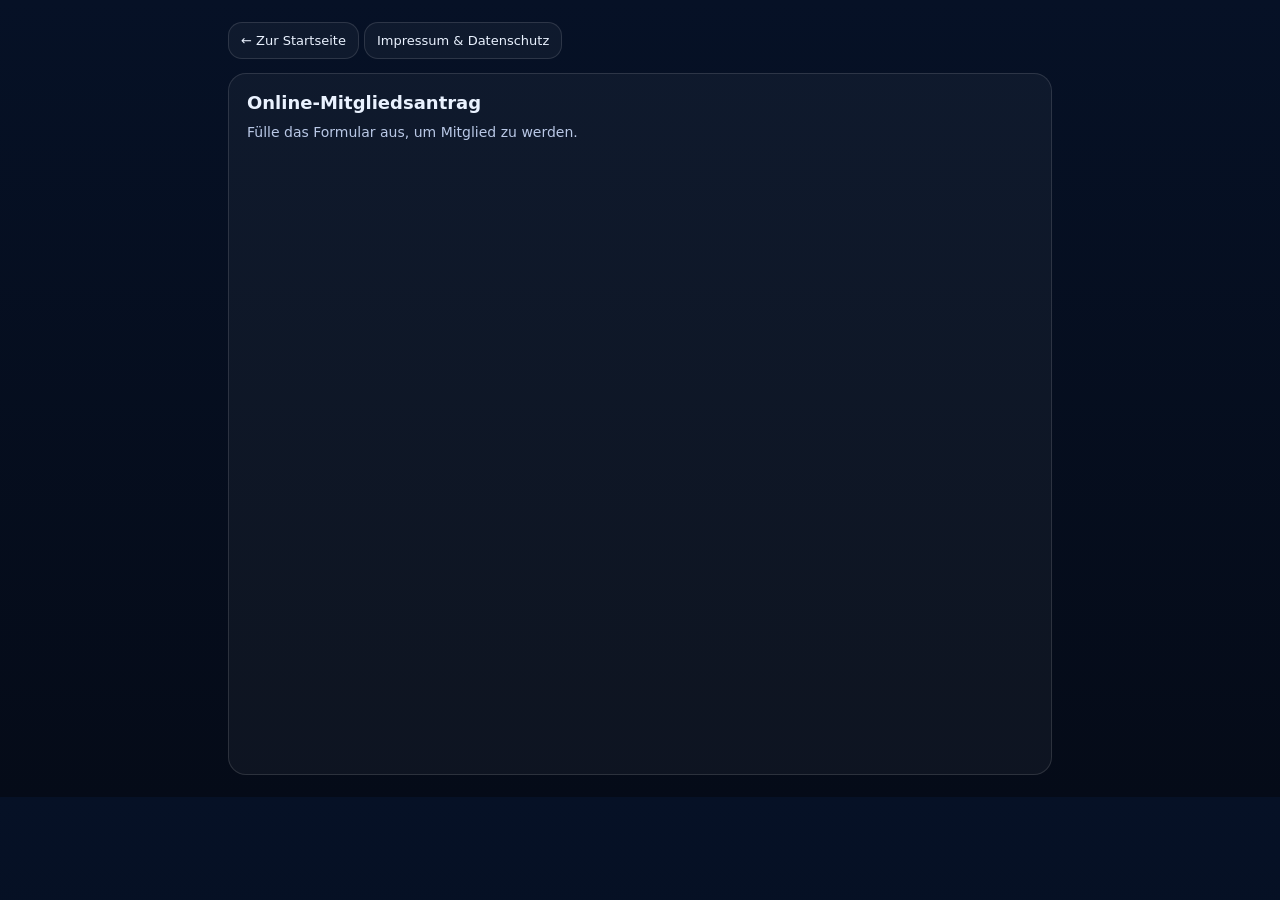
<file: membership.html>
<!doctype html>
<html lang="de">
<head>
  <meta charset="utf-8" />
  <meta name="viewport" content="width=device-width, initial-scale=1" />
  <title>Mitgliedsantrag – Kinnicher FFC</title>
  <style>
    :root{--bg:#071428; --text:#eaf2ff; --muted:#b9c8e6; --line:rgba(255,255,255,.12); --radius:18px;}
    *{box-sizing:border-box}
    body{
      margin:0; color:var(--text);
      font-family: ui-sans-serif, system-ui, -apple-system, Segoe UI, Roboto, Arial, "Helvetica Neue", Helvetica, sans-serif;
      background: linear-gradient(180deg, #061126 0%, #050b18 100%);
    }
    .wrap{max-width:860px; margin:0 auto; padding:22px 18px}
    .card{
      border:1px solid var(--line);
      border-radius:var(--radius);
      background:rgba(255,255,255,.04);
      padding:18px;
      margin-top:14px;
    }
    .btn{
      display:inline-flex; align-items:center; justify-content:center;
      padding:10px 12px; border-radius:14px;
      border:1px solid var(--line); background:rgba(255,255,255,.04);
      text-decoration:none; font-size:13px; color:var(--text);
      cursor:pointer;
    }
    .btn:hover{background:rgba(255,255,255,.07)}
    p{color:var(--muted); line-height:1.65; font-size:14px; margin:8px 0}
    .captcha{display:none}
    @media (min-width: 769px){
      .captcha{display:block}
    }
  </style>
<link rel="stylesheet" href="assets/mobile-readable.css">
</head>
<body>
  <div class="wrap">
    <div class="row">
      <a class="btn" href="index.html">← Zur Startseite</a>
      <a class="btn" href="legal.html">Impressum & Datenschutz</a>
    </div>

    <div class="card">
      <h1 style="margin:0; font-size:18px">Online-Mitgliedsantrag</h1>
      <p>
        Fülle das Formular aus, um Mitglied zu werden.
      </p>

      <iframe src="https://formular.vereinsplaner.com/embed/1e679e4f-42ba-487a-a463-ba000f6b972c" style="width: 100%; height: 600px; border: none"></iframe>
    </div>
  </div>

  <script>
    if (window.innerWidth <= 768) {
      document.getElementById('formIframe').style.display = 'block';
      document.querySelector('.captcha').style.display = 'none';
    }
  </script>
</body>
</html>
</file>
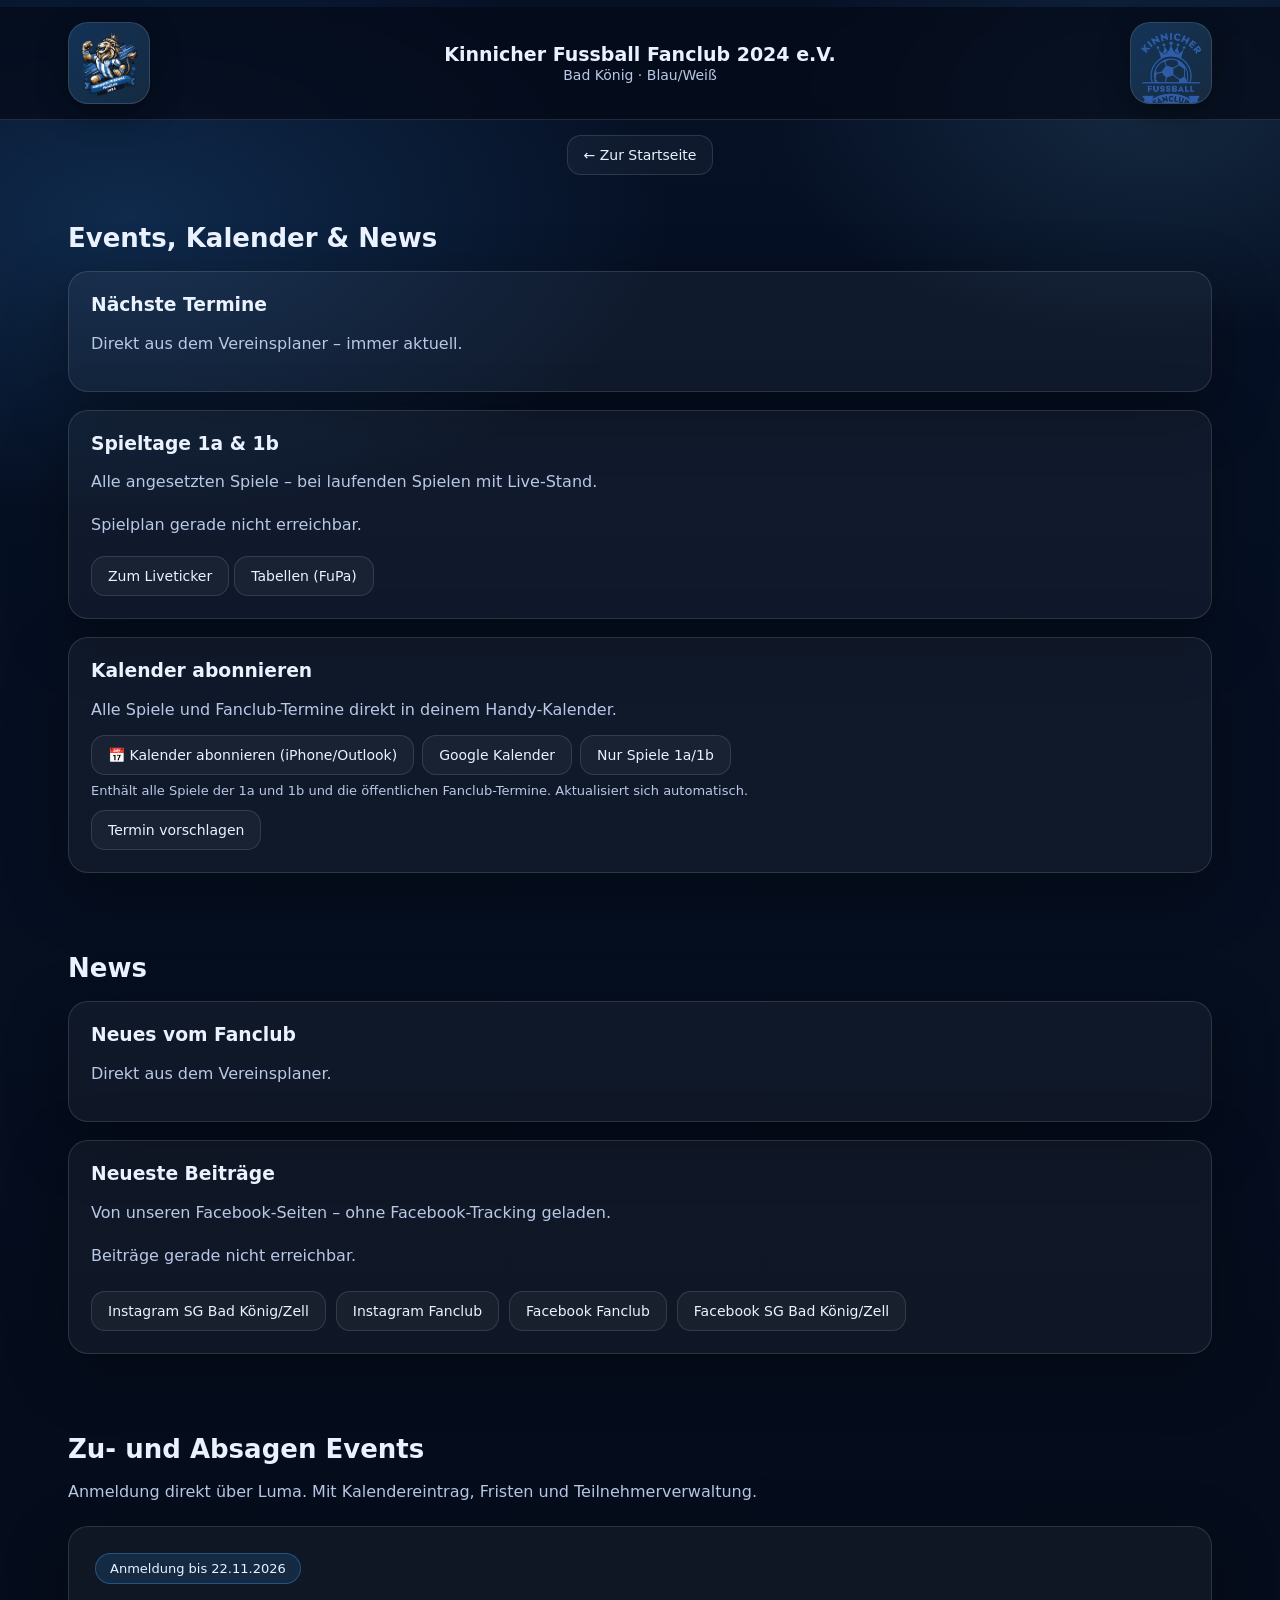
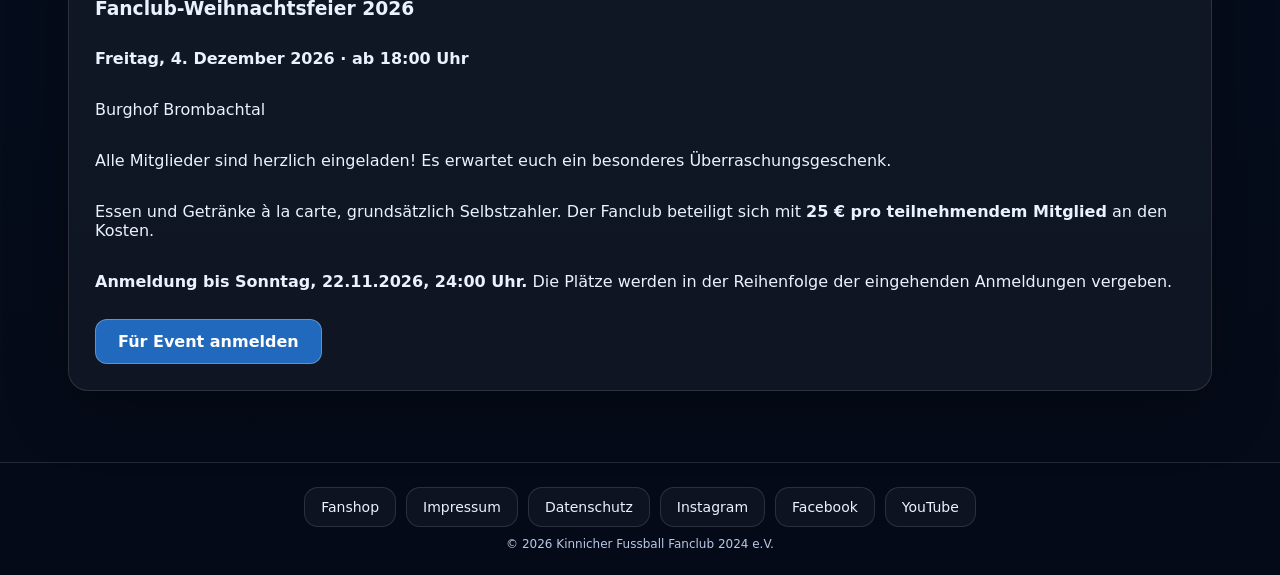
<file: news.html>
<!doctype html>
<html lang="de"><head><meta charset="utf-8"><meta name="viewport" content="width=device-width, initial-scale=1"><title>News – Kinnicher FFC</title><meta http-equiv="refresh" content="0; url=events.html#news"><link rel="canonical" href="https://www.kinnicherffc.de/events.html#news"></head><body><p>Die News findest du jetzt bei <a href="events.html#news">Events, Kalender &amp; News</a>.</p></body></html>
</file>
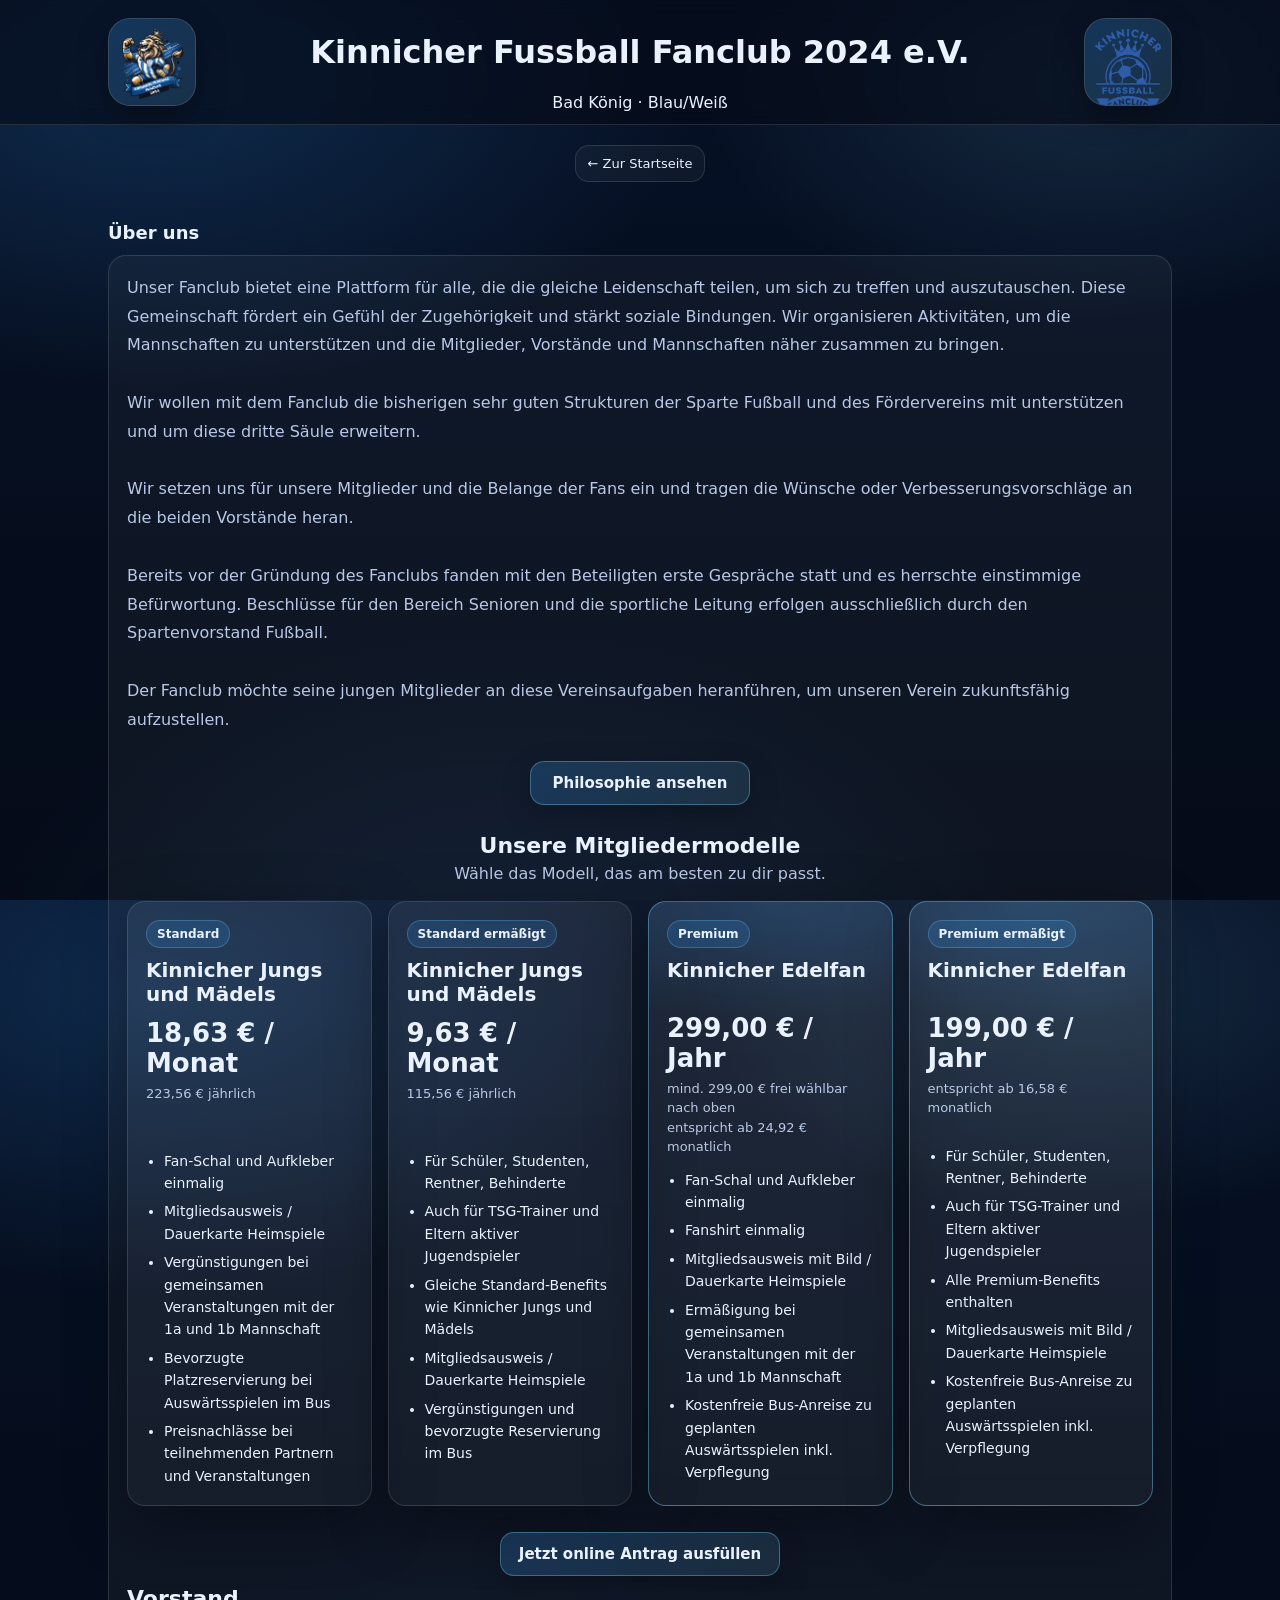
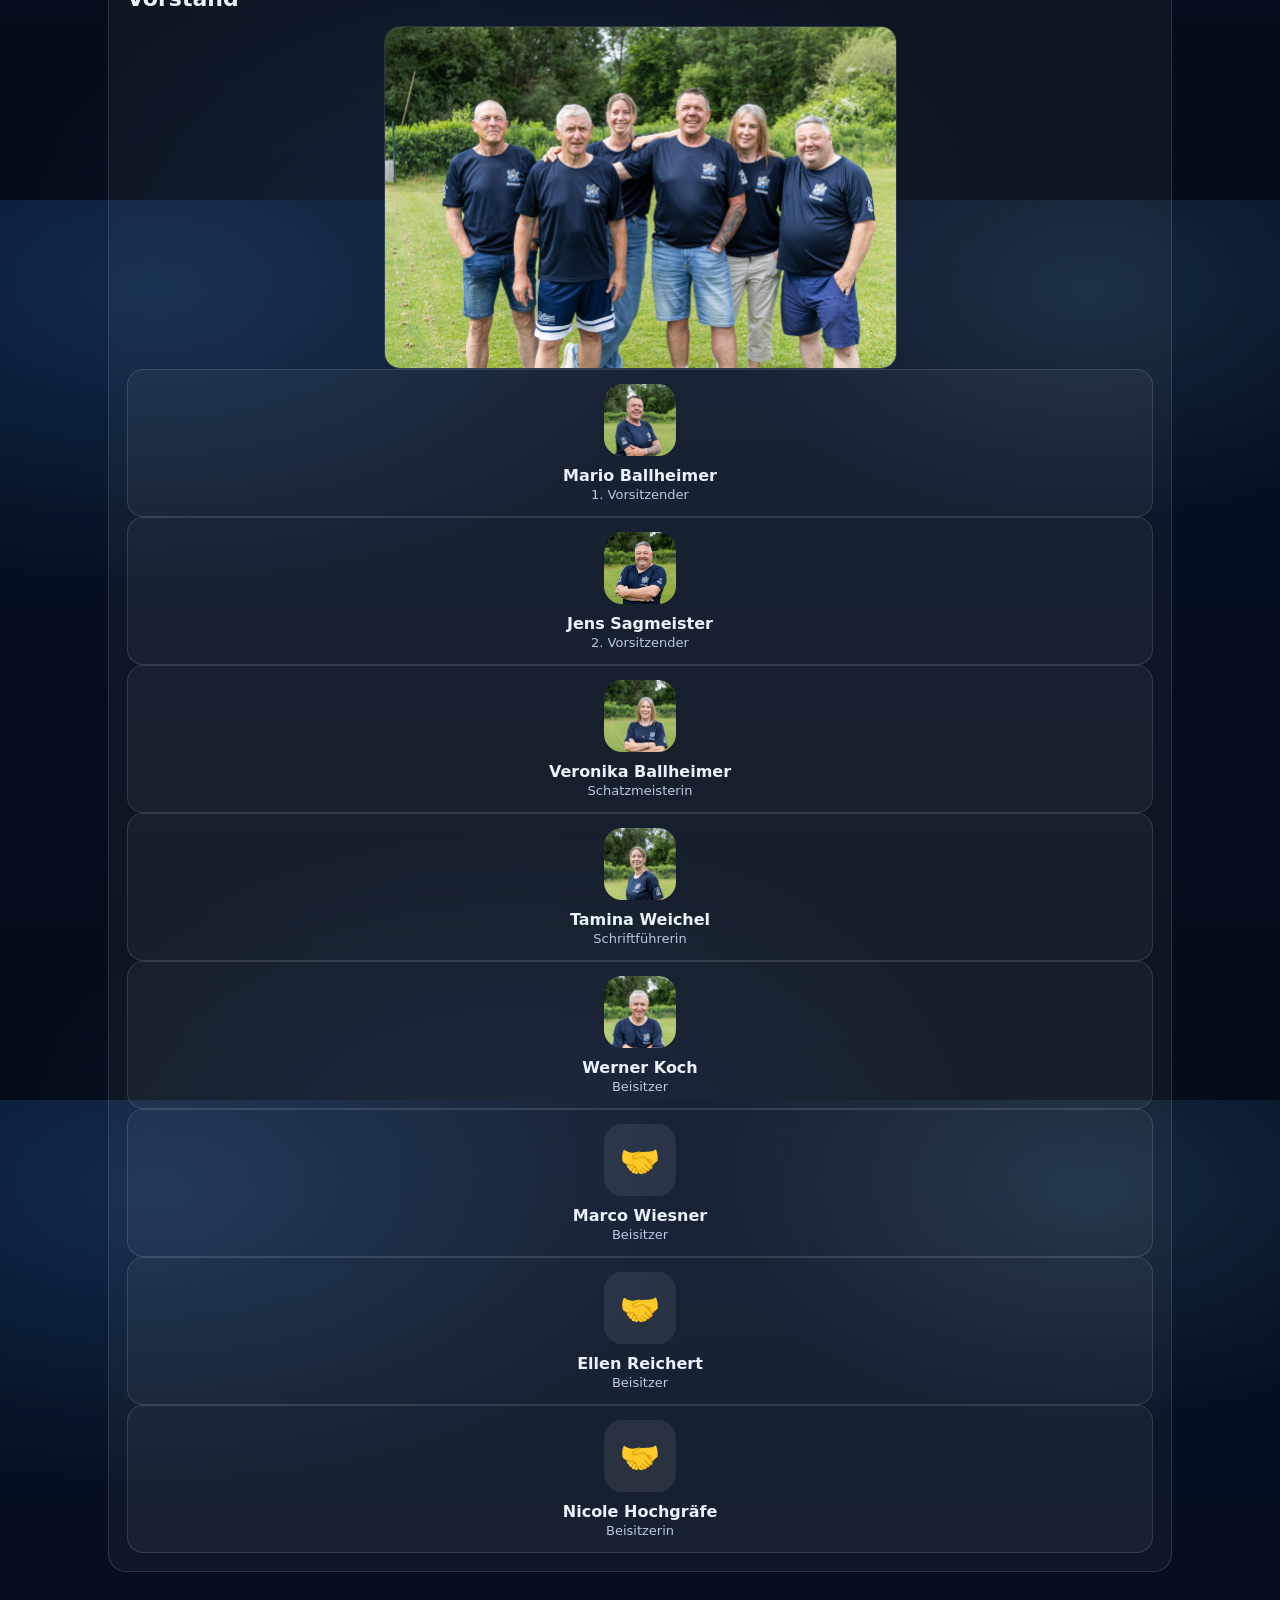
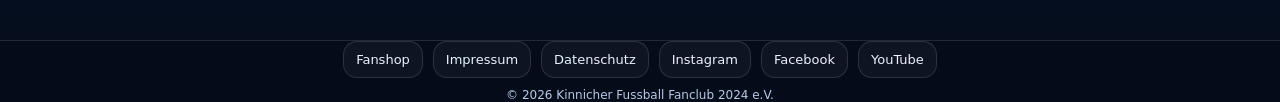
<file: ueberuns.html>
<!doctype html>
<html lang="de" id="top">
<head>
  <meta charset="utf-8" />
  <meta name="viewport" content="width=device-width, initial-scale=1" />
  <title>Über uns – Kinnicher FFC</title>
  <link rel="icon" type="image/png" href="assets/favicon.png">
  <link rel="manifest" href="manifest.json">
  <style>
    :root{
      --bg:#071428;
      --card:#0c1f3b;
      --card2:#0a1830;
      --text:#eaf2ff;
      --muted:#b9c8e6;
      --line:rgba(255,255,255,.12);
      --accent:#3aa0ff;
      --accent2:#79d4ff;
      --shadow: 0 18px 60px rgba(0,0,0,.35);
      --radius:18px;
      --max:1100px;
      --headerH: 120px;
    }

    *{box-sizing:border-box}
    html,body{height:100%}
    html{scroll-behavior:smooth}
    body{
      margin:0;
      font-family: ui-sans-serif, system-ui, -apple-system, Segoe UI, Roboto, Arial, "Helvetica Neue", Helvetica, sans-serif;
      color:var(--text);
      background:
        radial-gradient(900px 500px at 12% 10%, rgba(58,160,255,.18), transparent 60%),
        radial-gradient(700px 420px at 85% 10%, rgba(121,212,255,.12), transparent 55%),
        radial-gradient(900px 600px at 40% 110%, rgba(58,160,255,.10), transparent 60%),
        linear-gradient(180deg, #061126 0%, #050b18 100%);
    }

    a{color:inherit}
    .wrap{max-width:var(--max); margin:0 auto; padding:0 18px}
    section{scroll-margin-top: calc(var(--headerH) + 16px); padding:20px 0}

    /* Header */
    .header{
      position:sticky; top:0; z-index:50;
      backdrop-filter: blur(10px);
      background: rgba(5,11,24,.62);
      border-bottom:1px solid var(--line);
    }

    .bar{
      display:flex; align-items:center; justify-content:space-between;
      gap:14px; padding:12px 0;
      min-height: var(--headerH);
    }

    .brand{display:flex; align-items:center; gap:10px; flex:1; justify-content:center; text-align:center}
    .headerLeft, .headerRight { display:flex; align-items:center; }
    .headerCenter { text-align:center; flex:1; }

    .logo{
      width:88px;
      height:88px;
      border-radius:22px;
      background: linear-gradient(135deg, rgba(58,160,255,.25), rgba(121,212,255,.15));
      border:1px solid var(--line);
      display:grid;
      place-items:center;
      box-shadow: 0 10px 30px rgba(0,0,0,.35);
      flex:0 0 auto;
      overflow:hidden;
    }

    .logo img{
      width:100%; height:100%;
      object-fit:contain;
      display:block;
      padding:10px;
    }

    .logo.fallback{font-size:18px}

    .brand h1{font-size:18px; margin:0; line-height:1.2}
    .brand span{display:block; font-size:14px; color:var(--muted)}

    nav{display:flex; align-items:center; gap:10px}
    .navlinks{display:flex; gap:10px; align-items:center}

    .navlinks a{
      text-decoration:none;
      padding:8px 10px;
      border-radius:12px;
      border:1px solid transparent;
      color:var(--muted);
      font-size:13px;
      white-space:nowrap;
    }

    .navlinks a:hover{
      border-color:var(--line);
      color:var(--text);
      background:rgba(255,255,255,.04)
    }

    .btn{
      display:inline-flex; align-items:center; justify-content:center;
      gap:8px;
      padding:10px 12px;
      border-radius:14px;
      border:1px solid var(--line);
      background:rgba(255,255,255,.04);
      text-decoration:none;
      font-size:13px;
      color:var(--text);
      cursor:pointer;
      transition:all .2s ease;
    }

    .btn:hover{background:rgba(255,255,255,.07)}

    .ctaCenter{
      text-align:center;
      margin:26px 0 10px;
    }

    .ctaCenter .btn{
      min-width:220px;
      font-weight:700;
      padding:12px 18px;
      font-size:15px;
      background:linear-gradient(135deg, rgba(58,160,255,.22), rgba(121,212,255,.12));
      border:1px solid rgba(121,212,255,.35);
      box-shadow: 0 10px 30px rgba(0,0,0,.22);
    }

    .ctaCenter .btn:hover{
      background:linear-gradient(135deg, rgba(58,160,255,.30), rgba(121,212,255,.18));
      transform:translateY(-1px);
    }

    /* Footer */
    footer{
      margin-top:30px;
      border-top:1px solid var(--line);
      background: rgba(5,11,24,.55);
    }

    .footerGrid{
      display:grid;
      grid-template-columns: 1.1fr .9fr;
      gap:18px;
      padding:18px 0;
      align-items:start;
    }

    .footLinks{
      display:flex;
      flex-wrap:wrap;
      gap:10px;
      justify-content:center;
    }

    .copy{color:var(--muted); font-size:12px; margin-top:10px}

    /* Sections */
    .sectionHead{
      display:flex; align-items:flex-end; justify-content:space-between; gap:12px;
      margin:0 0 12px;
    }

    .sectionHead h2{margin:0; font-size:18px}
    .grid2{display:grid; grid-template-columns:1fr 1fr; gap:18px}
    .pad{padding:18px}
    .muted{color:var(--muted)}

    .boardTitle{
      margin:0 0 14px;
      font-size:22px;
      line-height:1.2;
      color:var(--text);
    }

    .boardGrid{
      display:grid;
      grid-template-columns: repeat(auto-fit, minmax(170px, 1fr));
      gap:14px;
      margin-top:14px;
    }

    .boardCard{
      border:1px solid var(--line);
      border-radius:16px;
      padding:14px;
      text-align:center;
      background:rgba(255,255,255,.04);
    }

    .boardCard .avatar{
      width:72px; height:72px;
      margin:0 auto 10px;
      border-radius:18px;
      background:rgba(255,255,255,.08);
      display:grid; place-items:center;
      font-size:32px;
      overflow:hidden;
    }

    .boardCard .avatar img{
      width:100%;
      height:100%;
      object-fit:cover;
      display:block;
    }

    .boardPhoto{
      width:100%;
      display:block;
      margin:0 0 18px;
      border-radius:16px;
      border:1px solid var(--line);
      object-fit:cover;
    }

    .boardCard .name{font-weight:700; margin:6px 0 2px;}
    .boardCard .role{font-size:13px; color:var(--muted);}

    .card{
      border:1px solid var(--line);
      border-radius:var(--radius);
      background:rgba(255,255,255,.04);
      padding:18px;
      margin-bottom:18px;
    }

    .memberIntro{
      margin:28px 0 12px;
      text-align:center;
    }

    .memberIntro h3{
      margin:0 0 6px;
      font-size:22px;
    }

    .memberIntro p{
      margin:0;
      color:var(--muted);
    }

    .memberGrid{
      display:grid;
      grid-template-columns: repeat(4, minmax(0, 1fr));
      gap:16px;
      margin:18px 0 24px;
    }

    .memberCard{
      border:1px solid var(--line);
      border-radius:18px;
      background:linear-gradient(180deg, rgba(255,255,255,.06), rgba(255,255,255,.03));
      padding:18px;
      box-shadow: var(--shadow);
      display:flex;
      flex-direction:column;
      min-height:100%;
      text-align:left;
    }

    .memberBadge{
      display:inline-block;
      margin-bottom:10px;
      padding:6px 10px;
      border-radius:999px;
      font-size:12px;
      font-weight:700;
      color:var(--text);
      background:rgba(58,160,255,.16);
      border:1px solid rgba(121,212,255,.25);
      width:max-content;
    }

    .memberCard h4{
      margin:0 0 6px;
      font-size:20px;
      line-height:1.2;
    }

    .memberPrice{
      font-size:26px;
      font-weight:800;
      margin:6px 0 6px;
    }

    .memberSub{
      color:var(--muted);
      font-size:13px;
      margin-bottom:12px;
      line-height:1.5;
      min-height:54px;
    }

    .memberList{
      margin:0;
      padding-left:18px;
      color:var(--text);
      line-height:1.6;
      font-size:14px;
    }

    .memberList li + li{
      margin-top:6px;
    }

    .memberCard.highlight{
      border-color:rgba(121,212,255,.40);
      background:
        radial-gradient(500px 180px at 50% 0%, rgba(58,160,255,.18), transparent 65%),
        linear-gradient(180deg, rgba(255,255,255,.07), rgba(255,255,255,.03));
    }

    /* Responsive */
    @media (max-width: 1080px){
      .memberGrid{
        grid-template-columns: repeat(2, minmax(0, 1fr));
      }
    }

    @media (max-width: 940px){
      .grid2{grid-template-columns:1fr}
    }

    @media (max-width: 860px){
      .navlinks{display:none}
      .burger{display:inline-flex; align-items:center; justify-content:center}
      .mobilemenu{display:none}
      .brand{min-width:auto}
    }

    @media (max-width: 640px){
      .memberGrid{
        grid-template-columns: 1fr;
      }

      .ctaCenter .btn{
        width:100%;
        max-width:340px;
      }
    }

    @media (max-width: 520px){
      .headerCenter h1{font-size:18px}
      .headerCenter span{font-size:12px}
      .bar{height:auto!important;min-height:var(--headerH);padding-top:8px;padding-bottom:8px}
      .headerCenter h1{font-size:16px!important;line-height:1.15}
      .header{background:rgba(7,20,40,.97)!important}
    }

    @media (max-width: 520px){
      :root{ --headerH: 96px; }

      .logo{
        width:64px;
        height:64px;
        border-radius:18px;
      }
    }
  </style>
<link rel="stylesheet" href="assets/mobile-readable.css">
</head>
<body>
  <header class="header">
    <div class="wrap">
      <div class="bar">
        <div class="headerLeft">
          <div class="logo" aria-hidden="true">
            <img src="assets/logo-loewe.png" alt="Löwe Logo" onerror="this.remove(); this.parentElement.classList.add('fallback'); this.parentElement.textContent='🦁';">
          </div>
        </div>
        <div class="headerCenter">
          <h1>Kinnicher Fussball Fanclub 2024 e.V.</h1>
          <span>Bad König · Blau/Weiß</span>
        </div>
        <div class="headerRight">
          <div class="logo" aria-hidden="true">
            <img src="assets/logo-kffc.png" alt="Kinnicher FFC Logo" onerror="this.remove(); this.parentElement.classList.add('fallback'); this.parentElement.textContent='⚽';">
          </div>
        </div>
      </div>
    </div>
  </header>

  <main>
    <div class="wrap">
      <div style="margin:20px 0; text-align:center">
        <a class="btn" href="index.html">← Zur Startseite</a>
      </div>

      <section id="ueberuns">
        <div class="sectionHead">
          <h2>Über uns</h2>
        </div>

        <div class="card pad">
          <p class="muted" style="margin:0; line-height:1.8">
            Unser Fanclub bietet eine Plattform für alle, die die gleiche Leidenschaft teilen, um sich zu treffen und
            auszutauschen. Diese Gemeinschaft fördert ein Gefühl der Zugehörigkeit und stärkt soziale Bindungen.
            Wir organisieren Aktivitäten, um die Mannschaften zu unterstützen und die Mitglieder, Vorstände und
            Mannschaften näher zusammen zu bringen.<br><br>

            Wir wollen mit dem Fanclub die bisherigen sehr guten Strukturen der Sparte Fußball und des
            Fördervereins mit unterstützen und um diese dritte Säule erweitern.<br><br>

            Wir setzen uns für unsere Mitglieder und die Belange der Fans ein und tragen die Wünsche oder
            Verbesserungsvorschläge an die beiden Vorstände heran.<br><br>

            Bereits vor der Gründung des Fanclubs fanden mit den Beteiligten erste Gespräche statt und es
            herrschte einstimmige Befürwortung. Beschlüsse für den Bereich Senioren und die sportliche Leitung
            erfolgen ausschließlich durch den Spartenvorstand Fußball.<br><br>

            Der Fanclub möchte seine jungen Mitglieder an diese Vereinsaufgaben heranführen,
            um unseren Verein zukunftsfähig aufzustellen.
          </p>

          <div class="ctaCenter">
            <a class="btn" href="https://24e7d3e9-2f60-436d-8854-0399286e910b.filesusr.com/ugd/6c86e9_a7eae09dce3c45458bb700c6203118cb.pdf" target="_blank" rel="noopener">
              Philosophie ansehen
            </a>
          </div>

          <div class="memberIntro">
            <h3>Unsere Mitgliedermodelle</h3>
            <p>Wähle das Modell, das am besten zu dir passt.</p>
          </div>

          <div class="memberGrid" aria-label="Mitgliedermodelle">
            <div class="memberCard">
              <div class="memberBadge">Standard</div>
              <h4>Kinnicher Jungs und Mädels</h4>
              <div class="memberPrice">18,63 € / Monat</div>
              <div class="memberSub">
                223,56 € jährlich
              </div>
              <ul class="memberList">
                <li>Fan-Schal und Aufkleber einmalig</li>
                <li>Mitgliedsausweis / Dauerkarte Heimspiele</li>
                <li>Vergünstigungen bei gemeinsamen Veranstaltungen mit der 1a und 1b Mannschaft</li>
                <li>Bevorzugte Platzreservierung bei Auswärtsspielen im Bus</li>
                <li>Preisnachlässe bei teilnehmenden Partnern und Veranstaltungen</li>
              </ul>
            </div>

            <div class="memberCard">
              <div class="memberBadge">Standard ermäßigt</div>
              <h4>Kinnicher Jungs und Mädels</h4>
              
              <div class="memberPrice">9,63 € / Monat</div>
              <div class="memberSub">
                115,56 € jährlich
              </div>
              <ul class="memberList">
                <li>Für Schüler, Studenten, Rentner, Behinderte</li>
                <li>Auch für TSG-Trainer und Eltern aktiver Jugendspieler</li>
                <li>Gleiche Standard-Benefits wie Kinnicher Jungs und Mädels</li>
                <li>Mitgliedsausweis / Dauerkarte Heimspiele</li>
                <li>Vergünstigungen und bevorzugte Reservierung im Bus</li>
              </ul>
            </div>

            <div class="memberCard highlight">
              <div class="memberBadge">Premium</div>
              <h4>Kinnicher Edelfan</h4><br>
              <div class="memberPrice">299,00 € / Jahr</div>
              <div class="memberSub">
                mind. 299,00 € frei wählbar nach oben<br>
                entspricht ab 24,92 € monatlich
              </div>
              <ul class="memberList">
                <li>Fan-Schal und Aufkleber einmalig</li>
                <li>Fanshirt einmalig</li>
                <li>Mitgliedsausweis mit Bild / Dauerkarte Heimspiele</li>
                <li>Ermäßigung bei gemeinsamen Veranstaltungen mit der 1a und 1b Mannschaft</li>
                <li>Kostenfreie Bus-Anreise zu geplanten Auswärtsspielen inkl. Verpflegung</li>
              </ul>
            </div>

            <div class="memberCard highlight">
              <div class="memberBadge">Premium ermäßigt</div>
              <h4>Kinnicher Edelfan</h4><br>
             
              <div class="memberPrice">199,00 € / Jahr</div>
              <div class="memberSub">
                entspricht ab 16,58 € monatlich
              </div>
              <ul class="memberList">
                <li>Für Schüler, Studenten, Rentner, Behinderte</li>
                <li>Auch für TSG-Trainer und Eltern aktiver Jugendspieler</li>
                <li>Alle Premium-Benefits enthalten</li>
                <li>Mitgliedsausweis mit Bild / Dauerkarte Heimspiele</li>
                <li>Kostenfreie Bus-Anreise zu geplanten Auswärtsspielen inkl. Verpflegung</li>
              </ul>
            </div>
          </div>

          <div class="ctaCenter">
            <a class="btn" href="https://www.kinnicherffc.de/membership.html" target="_self" rel="noopener">
              Jetzt online Antrag ausfüllen
            </a>
          </div>

          <h3 class="boardTitle">Vorstand</h3>

          <img class="boardPhoto" src="assets/vorstand-gruppenbild.jpg" alt="Vorstand des Kinnicher Fussball Fanclub 2024 e.V." style="width:50%; margin:auto; display:block;>

          <div class="boardGrid" aria-label="Vorstand & Beisitzer">
            <div class="boardCard">
              <div class="avatar"><img src="assets/vorstand-mario.jpg" alt="Mario Ballheimer"></div>
              <div class="name">Mario Ballheimer</div>
              <div class="role">1. Vorsitzender</div>
            </div>

            <div class="boardCard">
              <div class="avatar"><img src="assets/vorstand-jens.png" alt="Jens Sagmeister"></div>
              <div class="name">Jens Sagmeister</div>
              <div class="role">2. Vorsitzender</div>
            </div>

            <div class="boardCard">
              <div class="avatar"><img src="assets/vorstand-veronika.jpg" alt="Veronika Ballheimer"></div>
              <div class="name">Veronika Ballheimer</div>
              <div class="role">Schatzmeisterin</div>
            </div>

            <div class="boardCard">
              <div class="avatar"><img src="assets/vorstand-tamina.jpg" alt="Tamina Weichel"></div>
              <div class="name">Tamina Weichel</div>
              <div class="role">Schriftführerin</div>
            </div>

            <div class="boardCard">
              <div class="avatar"><img src="assets/vorstand-werner.jpg" alt="Werner Koch"></div>
              <div class="name">Werner Koch</div>
              <div class="role">Beisitzer</div>
            </div>

            <div class="boardCard">
              <div class="avatar" aria-hidden="true">🤝</div>
              <div class="name">Marco Wiesner</div>
              <div class="role">Beisitzer</div>
            </div>

            <div class="boardCard">
              <div class="avatar" aria-hidden="true">🤝</div>
              <div class="name">Ellen Reichert</div>
              <div class="role">Beisitzer</div>
            </div>

            <div class="boardCard">
              <div class="avatar" aria-hidden="true">🤝</div>
              <div class="name">Nicole Hochgräfe</div>
              <div class="role">Beisitzerin</div>
            </div>
          </div>
        </div>
      </section>
    </div>
  </main>

  <footer>
    <div class="wrap">
      <div style="text-align:center">
        <div class="footLinks">
          <a class="btn" href="https://shop.teamshirts.de/kickerinkoenigshop/collection/7206" target="_blank" rel="noopener">Fanshop</a>

          <a class="btn" href="legal.html">Impressum</a>
          <a class="btn" href="legal.html#datenschutz">Datenschutz</a>
          <a class="btn" href="https://www.instagram.com/kinnicher_ffc/" target="_blank" rel="noopener">Instagram</a>
          <a class="btn" href="https://www.facebook.com/profile.php?id=61574762261698" target="_blank" rel="noopener">Facebook</a>
          <a class="btn" href="https://www.youtube.com/@KinnicherFFC" target="_blank" rel="noopener">YouTube</a>
        </div>
        <div class="copy">© <span id="year"></span> Kinnicher Fussball Fanclub 2024 e.V.</div>
      </div>
    </div>
  </footer>

  <script>
    document.getElementById('year').textContent = new Date().getFullYear();
  </script>
</body>
</html>
</file>
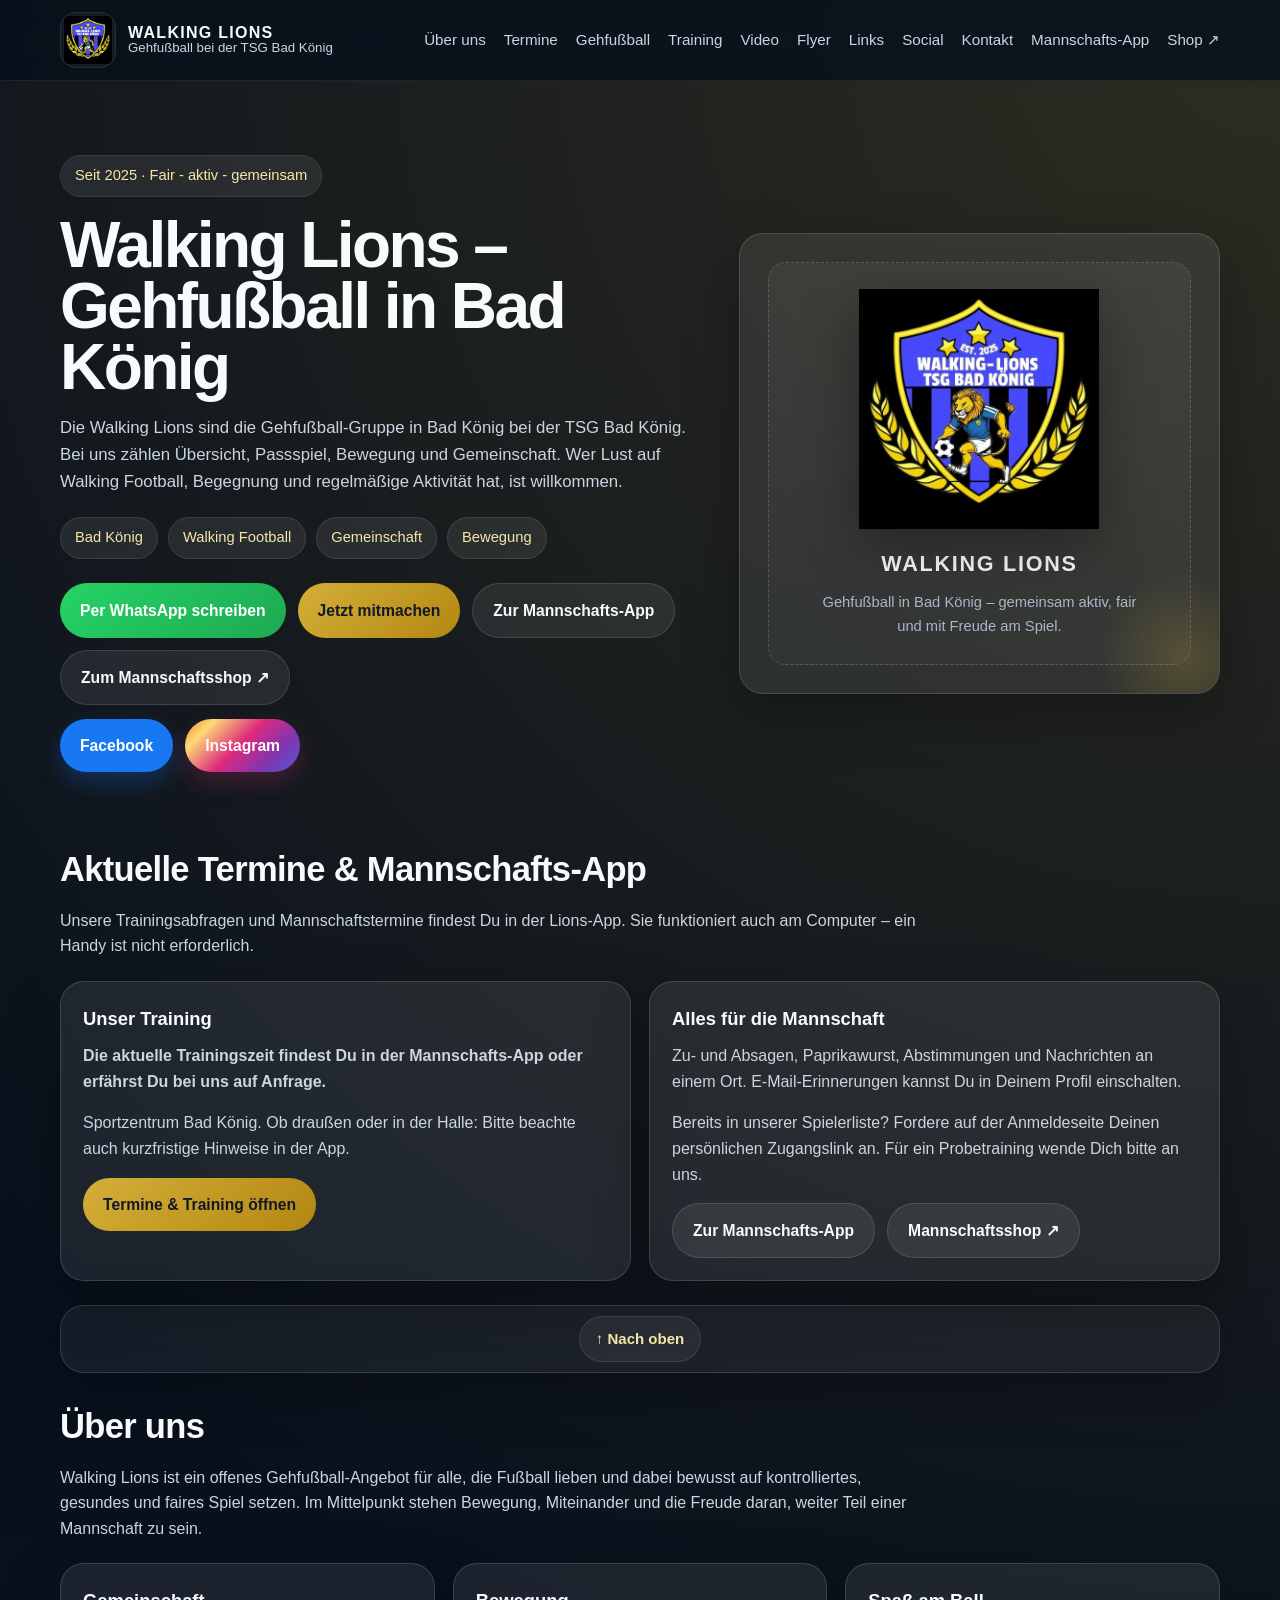
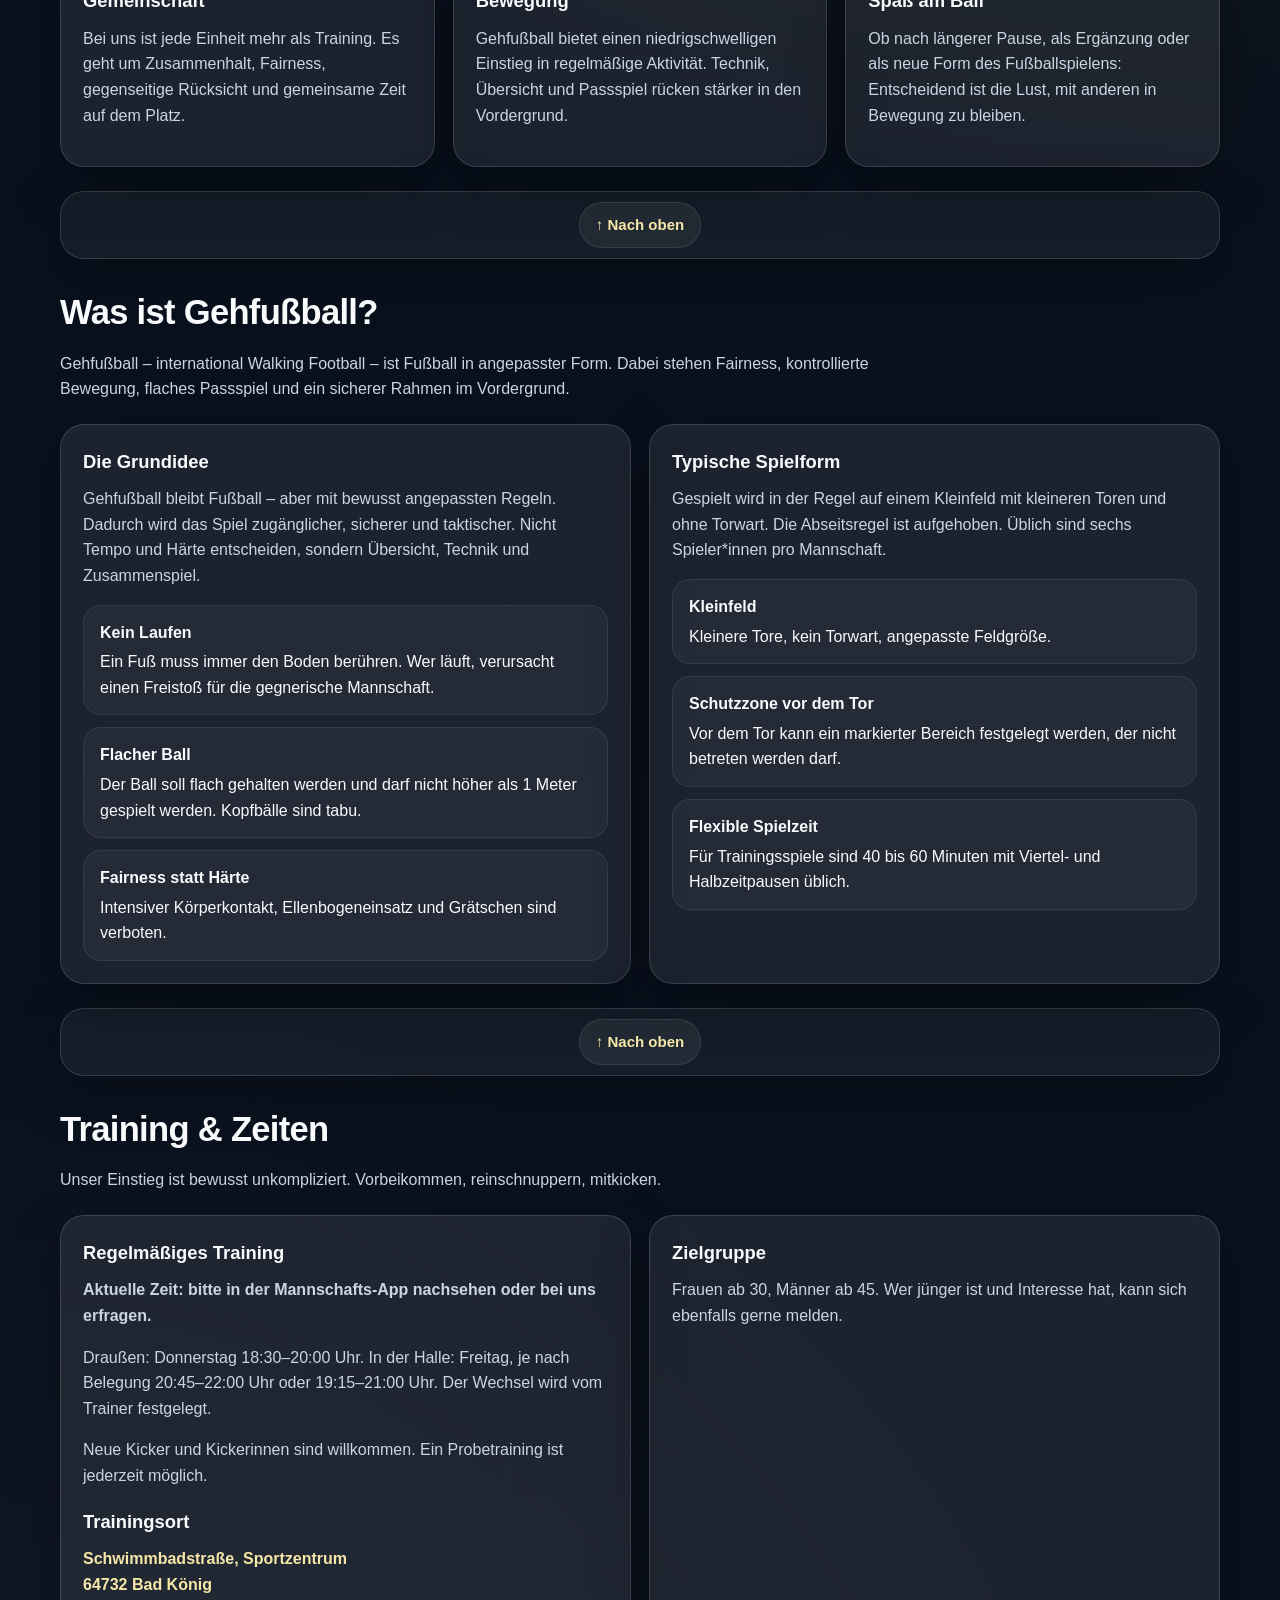
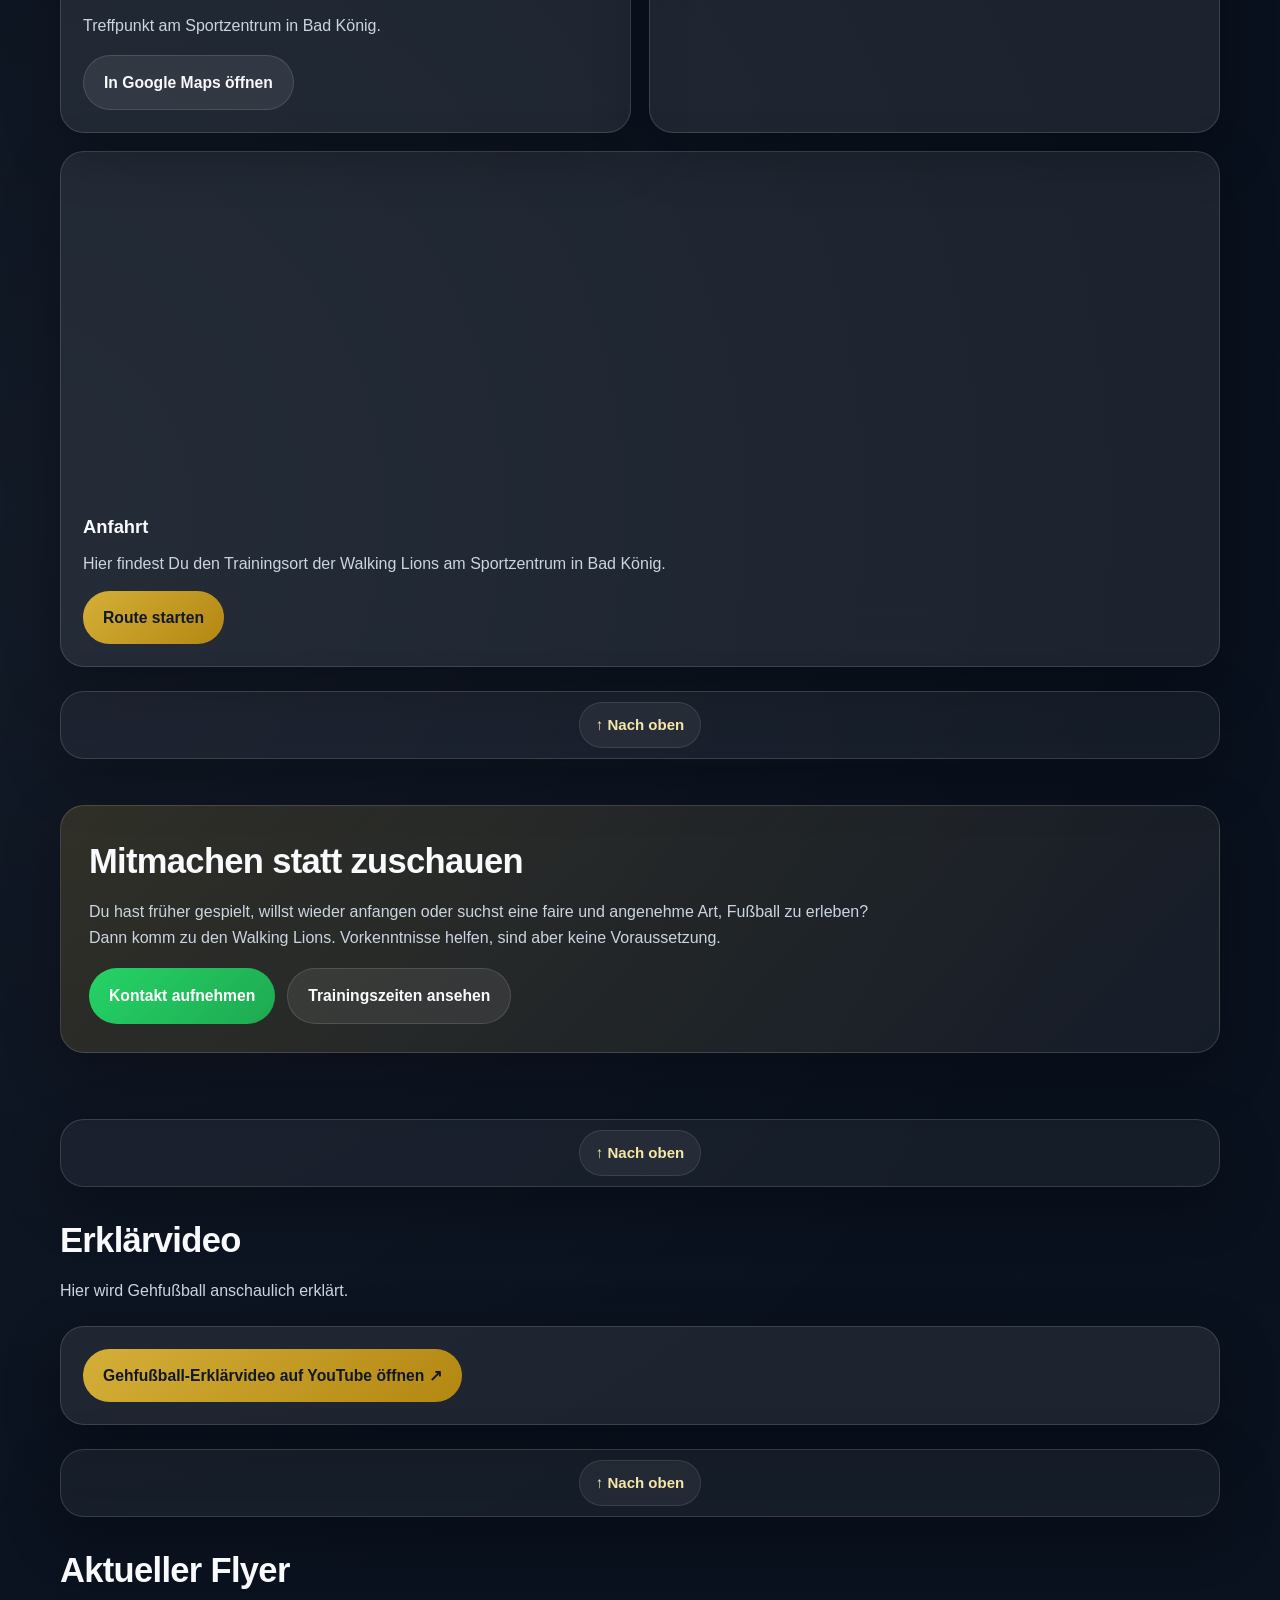
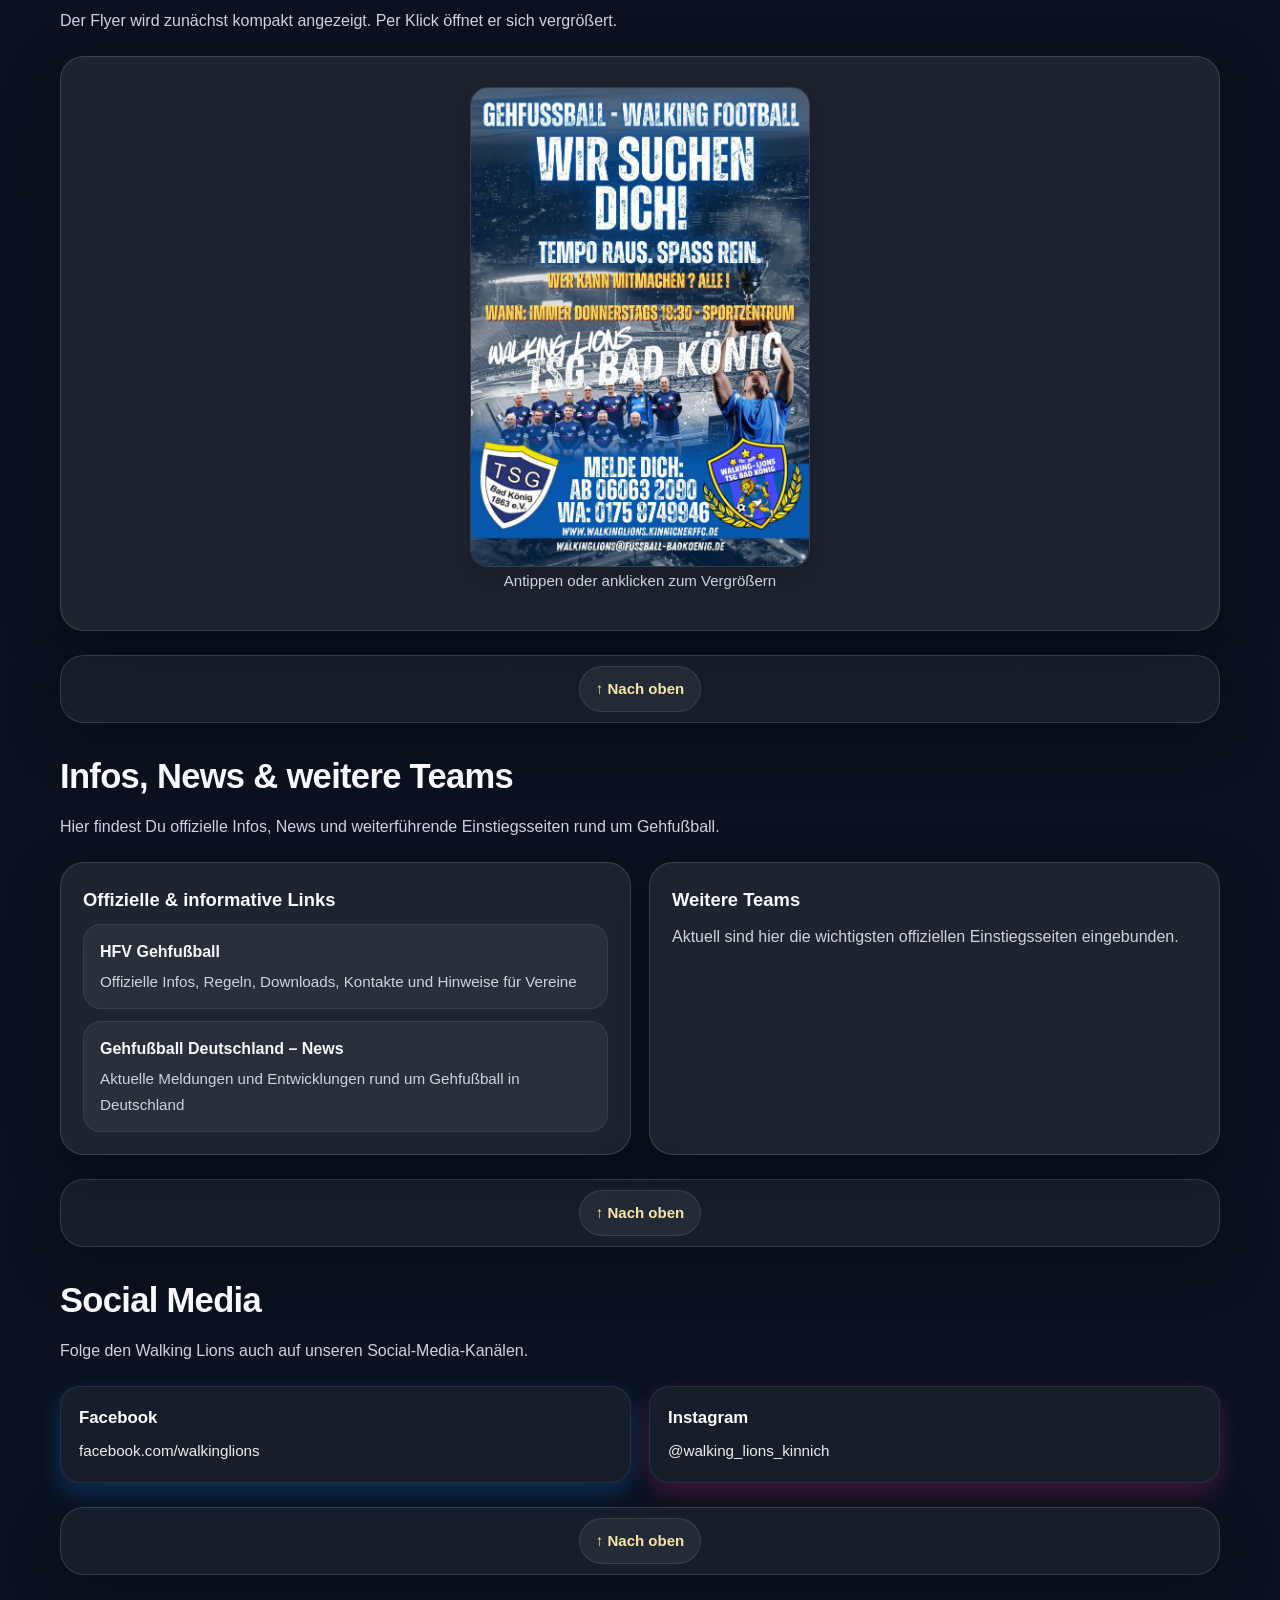
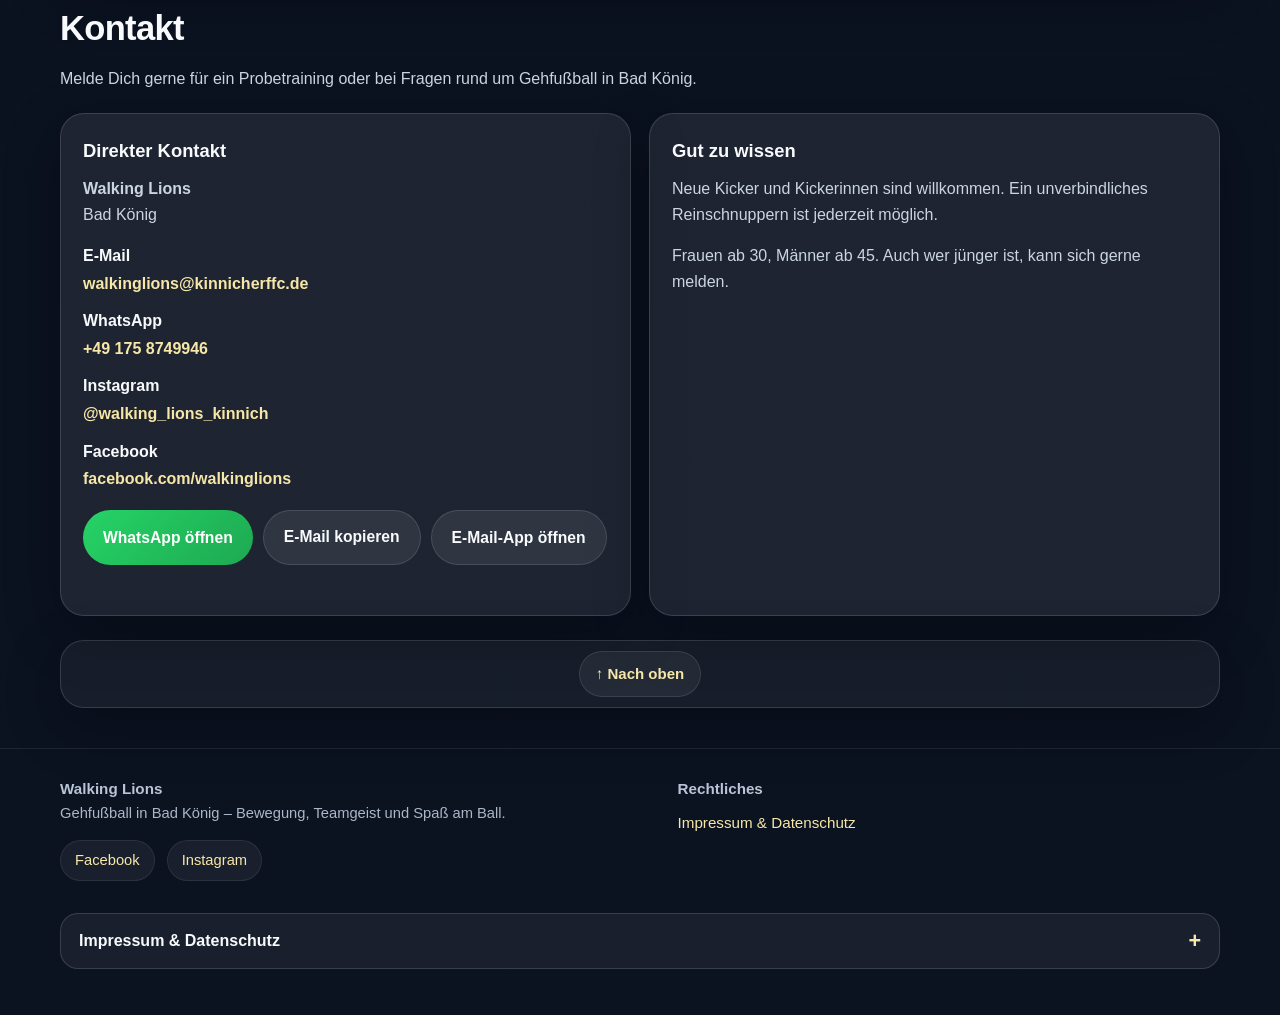
<file: walkinglions.html>
<!DOCTYPE html>
<html lang="de">
<head>
  <meta charset="UTF-8" />
  <meta name="viewport" content="width=device-width, initial-scale=1.0" />
  <title>Walking Lions | Gehfußball in Bad König | TSG Bad König</title>
  <meta
    name="description"
    content="Walking Lions – Gehfußball in Bad König bei der TSG Bad König. Training im Sportzentrum Bad König. Aktuelle Zeiten und Mannschafts-App auf unserer Seite. Walking Football, Teamgeist, Bewegung und Probetraining."
  />
  <meta
    name="keywords"
    content="Walking Lions, Gehfußball Bad König, Walking Football Bad König, TSG Bad König Gehfußball, Gehfußball Odenwald, Walking Football Hessen"
  />
  <meta name="author" content="Walking Lions / TSG Bad König" />
  <meta name="robots" content="index, follow, max-image-preview:large" />
  <meta name="theme-color" content="#0b1220" />
  <meta name="format-detection" content="telephone=no" />

  <link rel="icon" type="image/jpeg" href="gehfussball logo lion.jpg" />
  <link rel="shortcut icon" href="gehfussball logo lion.jpg" />
  <link rel="apple-touch-icon" href="gehfussball logo lion.jpg" />

  <!-- Domain nach Livegang anpassen -->
  <link rel="canonical" href="https://www.kinnicherffc.de/walkinglions" />

  <meta property="og:type" content="website" />
  <meta property="og:locale" content="de_DE" />
  <meta property="og:title" content="Walking Lions | Gehfußball in Bad König" />
  <meta
    property="og:description"
    content="Gehfußball in Bad König bei der TSG Bad König. Aktuelle Trainingszeiten, Mannschafts-App und Probetraining."
  />
  <meta property="og:url" content="https://www.kinnicherffc.de/walkinglions" />
  <meta property="og:site_name" content="Walking Lions" />
  <meta property="og:image" content="https://www.kinnicherffc.de/gehfussball%20logo%20lion.jpg" />
  <meta property="og:image:alt" content="Walking Lions Logo" />

  <meta name="twitter:card" content="summary_large_image" />
  <meta name="twitter:title" content="Walking Lions | Gehfußball in Bad König" />
  <meta
    name="twitter:description"
    content="Walking Football in Bad König. Gemeinschaft, Bewegung und Freude am Ball. Aktuelle Zeiten in der Mannschafts-App."
  />
  <meta name="twitter:image" content="https://www.kinnicherffc.de/gehfussball%20logo%20lion.jpg" />

  <script type="application/ld+json">
  {
    "@context": "https://schema.org",
    "@graph": [
      {
        "@type": "SportsClub",
        "name": "Walking Lions",
        "alternateName": "Walking Lions Bad König",
        "description": "Walking Lions ist das Gehfußball-Angebot in Bad König innerhalb der TSG Bad König.",
        "sport": "Walking Football",
        "url": "https://www.kinnicherffc.de/walkinglions",
        "logo": "https://www.kinnicherffc.de/gehfussball%20logo%20lion.jpg",
        "email": "walkinglions@kinnicherffc.de",
        "sameAs": [
          "https://facebook.com/walkinglions",
          "https://www.instagram.com/walking_lions_kinnich"
        ],
        "memberOf": {
          "@type": "SportsOrganization",
          "name": "TSG Bad König 1863 e.V."
        }
      },
      {
        "@type": "SportsActivityLocation",
        "name": "Sportzentrum Bad König",
        "address": {
          "@type": "PostalAddress",
          "streetAddress": "Schwimmbadstraße",
          "postalCode": "64732",
          "addressLocality": "Bad König",
          "addressCountry": "DE"
        }
      },
      {
        "@type": "WebSite",
        "name": "Walking Lions",
        "url": "https://www.kinnicherffc.de/walkinglions",
        "inLanguage": "de-DE"
      }
    ]
  }
  </script>

  <style>
    :root {
      --bg: #0b1220;
      --bg-soft: #111a2b;
      --card: rgba(255,255,255,0.08);
      --card-strong: rgba(255,255,255,0.12);
      --line: rgba(255,255,255,0.14);
      --text: #f8fafc;
      --muted: #cbd5e1;
      --gold: #d4af37;
      --gold-soft: #f6e7a8;
      --green: #25D366;
      --green-dark: #1ea952;
      --max: 1160px;
      --radius: 24px;
      --shadow: 0 18px 55px rgba(0,0,0,0.28);
      --nav-height: 78px;
    }

    * { box-sizing: border-box; }
    html { scroll-behavior: smooth; }

    body {
      margin: 0;
      font-family: Arial, Helvetica, sans-serif;
      color: var(--text);
      background:
        radial-gradient(circle at top right, rgba(212,175,55,0.18), transparent 24%),
        radial-gradient(circle at left center, rgba(255,255,255,0.04), transparent 30%),
        linear-gradient(180deg, #08101c 0%, #0b1220 100%);
      line-height: 1.6;
      overflow-x: hidden;
    }

    body.modal-open {
      overflow: hidden;
    }

    a {
      color: inherit;
      text-decoration: none;
    }

    img {
      max-width: 100%;
      display: block;
    }

    .wrap {
      width: min(var(--max), calc(100% - 32px));
      margin: 0 auto;
    }

    .nav {
      position: sticky;
      top: 0;
      z-index: 200;
      backdrop-filter: blur(14px);
      background: rgba(8,16,28,0.84);
      border-bottom: 1px solid rgba(255,255,255,0.08);
    }

    .nav-inner {
      min-height: var(--nav-height);
      display: flex;
      align-items: center;
      justify-content: space-between;
      gap: 18px;
      padding: 12px 0;
    }

    .brand {
      display: flex;
      align-items: center;
      gap: 12px;
      min-width: 0;
    }

    .brand-mark {
      width: 56px;
      height: 56px;
      display: flex;
      align-items: center;
      justify-content: center;
      flex-shrink: 0;
      border-radius: 16px;
      background: rgba(255,255,255,0.05);
      border: 1px solid rgba(255,255,255,0.08);
      overflow: hidden;
    }

    .brand-mark img {
      width: 48px;
      height: 48px;
      object-fit: contain;
    }

    .brand-text {
      display: flex;
      flex-direction: column;
      line-height: 1.08;
      min-width: 0;
    }

    .brand-text strong {
      font-size: 1rem;
      letter-spacing: 0.08em;
      white-space: nowrap;
    }

    .brand-text span {
      font-size: 0.83rem;
      color: var(--muted);
      white-space: nowrap;
    }

    .nav-links {
      display: flex;
      gap: 18px;
      flex-wrap: wrap;
      color: var(--muted);
      font-size: 0.95rem;
      align-items: center;
    }

    .nav-links a {
      transition: color 0.15s ease;
    }

    .nav-links a:hover {
      color: var(--text);
    }

    .hero {
      padding: 74px 0 44px;
    }

    .hero-grid {
      display: grid;
      grid-template-columns: 1.15fr 0.85fr;
      gap: 28px;
      align-items: center;
    }

    .eyebrow {
      display: inline-flex;
      align-items: center;
      gap: 10px;
      padding: 8px 14px;
      border-radius: 999px;
      background: rgba(255,255,255,0.08);
      border: 1px solid rgba(255,255,255,0.08);
      color: var(--gold-soft);
      font-size: 0.92rem;
      margin-bottom: 18px;
    }

    .hero h1 {
      margin: 0 0 16px;
      font-size: clamp(2.2rem, 5vw, 4.9rem);
      line-height: 0.96;
      letter-spacing: -0.04em;
      max-width: 780px;
    }

    .hero .lead {
      margin: 0 0 22px;
      font-size: 1.05rem;
      color: var(--muted);
      max-width: 760px;
    }

    .badge-row {
      display: flex;
      flex-wrap: wrap;
      gap: 10px;
      margin-bottom: 24px;
    }

    .badge {
      padding: 8px 14px;
      border-radius: 999px;
      background: rgba(255,255,255,0.08);
      border: 1px solid rgba(255,255,255,0.1);
      color: var(--gold-soft);
      font-size: 0.92rem;
    }

    .actions {
      display: flex;
      flex-wrap: wrap;
      gap: 12px;
    }

    .social-top {
      display: flex;
      flex-wrap: wrap;
      gap: 12px;
      margin-top: 14px;
    }

    .btn {
      display: inline-flex;
      align-items: center;
      justify-content: center;
      gap: 8px;
      padding: 14px 20px;
      border-radius: 999px;
      font-weight: 700;
      transition: transform 0.15s ease, background 0.15s ease, opacity 0.15s ease, border-color 0.15s ease;
      text-align: center;
      border: none;
      cursor: pointer;
      font-size: 0.98rem;
    }

    .btn:hover {
      transform: translateY(-1px);
    }

    .btn-primary {
      background: linear-gradient(135deg, var(--gold), #b38712);
      color: #111827;
    }

    .btn-secondary {
      background: rgba(255,255,255,0.08);
      border: 1px solid rgba(255,255,255,0.12);
      color: var(--text);
    }

    .btn-whatsapp {
      background: linear-gradient(135deg, var(--green), var(--green-dark));
      color: #fff;
    }

    .btn-copy {
      background: rgba(255,255,255,0.08);
      border: 1px solid rgba(255,255,255,0.12);
      color: var(--text);
    }

    .btn-facebook {
      background: #1877f2;
      color: #fff;
      box-shadow: 0 10px 24px rgba(24,119,242,0.28);
    }

    .btn-facebook:hover {
      background: #1669d9;
    }

    .btn-instagram {
      color: #fff;
      background: linear-gradient(135deg, #f58529 0%, #feda77 18%, #dd2a7b 48%, #8134af 75%, #515bd4 100%);
      box-shadow: 0 10px 24px rgba(221,42,123,0.24);
    }

    .btn-instagram:hover {
      opacity: 0.94;
    }

    .hero-card,
    .card,
    .cta-box,
    .termine-box,
    .legal-box {
      background: var(--card);
      border: 1px solid var(--line);
      border-radius: var(--radius);
      box-shadow: var(--shadow);
    }

    .hero-card {
      padding: 28px;
      position: relative;
      overflow: hidden;
    }

    .hero-card::after {
      content: "";
      position: absolute;
      right: -55px;
      bottom: -55px;
      width: 180px;
      height: 180px;
      border-radius: 50%;
      background: radial-gradient(circle, rgba(212,175,55,0.22), transparent 68%);
      pointer-events: none;
    }

    .logo-box {
      display: grid;
      place-items: center;
      min-height: 320px;
      border-radius: 18px;
      border: 1px dashed rgba(255,255,255,0.16);
      background: linear-gradient(180deg, rgba(255,255,255,0.05), rgba(255,255,255,0.02));
      padding: 26px;
      text-align: center;
    }

    .logo-box img {
      width: 240px;
      max-width: 100%;
      height: auto;
      margin-bottom: 18px;
      filter: drop-shadow(0 16px 28px rgba(0,0,0,0.35));
    }

    .section {
      padding: 26px 0 18px;
      scroll-margin-top: 95px;
    }

    .section h2 {
      margin: 0 0 10px;
      font-size: clamp(1.6rem, 2.7vw, 2.35rem);
      letter-spacing: -0.02em;
    }

    .section-intro {
      margin: 0 0 22px;
      color: var(--muted);
      max-width: 860px;
    }

    .grid-2 {
      display: grid;
      grid-template-columns: repeat(2, 1fr);
      gap: 18px;
    }

    .grid-3 {
      display: grid;
      grid-template-columns: repeat(3, 1fr);
      gap: 18px;
    }

    .card {
      padding: 22px;
    }

    .card h3 {
      margin: 0 0 10px;
      font-size: 1.15rem;
    }

    .card p,
    .card li {
      color: var(--muted);
      margin-top: 0;
    }

    .card ul {
      margin: 0;
      padding-left: 18px;
    }

    .highlight {
      color: var(--gold-soft);
      font-weight: 700;
    }

    .cta-box {
      margin: 20px 0 42px;
      padding: 28px;
      background: linear-gradient(135deg, rgba(212,175,55,0.16), rgba(255,255,255,0.05));
    }

    .cta-box p {
      margin: 10px 0 0;
      color: var(--muted);
      max-width: 820px;
    }

    .rules-list {
      display: grid;
      gap: 12px;
      margin-top: 8px;
    }

    .rule-item {
      background: rgba(255,255,255,0.04);
      border: 1px solid rgba(255,255,255,0.08);
      border-radius: 18px;
      padding: 14px 16px;
    }

    .rule-item strong {
      color: var(--text);
      display: block;
      margin-bottom: 4px;
    }

    .info-links {
      display: grid;
      gap: 12px;
    }

    .info-link {
      display: block;
      padding: 14px 16px;
      background: rgba(255,255,255,0.05);
      border: 1px solid rgba(255,255,255,0.08);
      border-radius: 18px;
      transition: transform 0.15s ease, border-color 0.15s ease;
    }

    .info-link:hover {
      transform: translateY(-1px);
      border-color: rgba(212,175,55,0.45);
    }

    .info-link strong {
      display: block;
      color: var(--text);
      margin-bottom: 4px;
    }

    .info-link span {
      color: var(--muted);
      font-size: 0.95rem;
    }

    .video-frame {
      position: relative;
      width: 100%;
      padding-top: 56.25%;
      border-radius: 18px;
      overflow: hidden;
      border: 1px solid rgba(255,255,255,0.12);
      background: #000;
    }

    .video-frame iframe {
      position: absolute;
      inset: 0;
      width: 100%;
      height: 100%;
      border: 0;
    }

    .map-card {
      overflow: hidden;
      padding: 0;
    }

    .map-frame {
      width: 100%;
      height: 340px;
      border: 0;
      display: block;
    }

    .map-info {
      padding: 20px 22px 22px;
    }

    .map-info h3 {
      margin: 0 0 10px;
    }

    .map-info p {
      margin: 0 0 14px;
      color: var(--muted);
    }

    .map-actions {
      display: flex;
      flex-wrap: wrap;
      gap: 10px;
    }

    .flyer-thumb-wrap {
      display: flex;
      justify-content: center;
      padding: 8px 0 2px;
    }

    .flyer-thumb {
      width: min(100%, 340px);
      cursor: zoom-in;
      border-radius: 18px;
      border: 1px solid rgba(255,255,255,0.12);
      box-shadow: 0 10px 30px rgba(0,0,0,0.24);
      transition: transform 0.2s ease, border-color 0.2s ease;
    }

    .flyer-thumb:hover {
      transform: translateY(-2px) scale(1.01);
      border-color: rgba(212,175,55,0.35);
    }

    .flyer-note {
      text-align: center;
      margin-top: 14px;
      color: var(--muted);
      font-size: 0.94rem;
    }

    .modal {
      position: fixed;
      inset: 0;
      z-index: 999;
      display: none;
      align-items: center;
      justify-content: center;
      padding: 18px;
      background: rgba(5,10,18,0.9);
      backdrop-filter: blur(6px);
    }

    .modal.is-open {
      display: flex;
    }

    .modal-content {
      position: relative;
      width: min(100%, 980px);
      max-height: 92vh;
      display: flex;
      justify-content: center;
      align-items: center;
    }

    .modal-content img {
      max-width: 100%;
      max-height: 92vh;
      width: auto;
      height: auto;
      border-radius: 18px;
      border: 1px solid rgba(255,255,255,0.14);
      box-shadow: 0 24px 60px rgba(0,0,0,0.45);
    }

    .modal-close {
      position: absolute;
      top: -8px;
      right: -8px;
      width: 42px;
      height: 42px;
      border-radius: 50%;
      border: 1px solid rgba(255,255,255,0.14);
      background: rgba(20,28,40,0.95);
      color: #fff;
      font-size: 1.35rem;
      cursor: pointer;
    }

    .contact-list {
      display: grid;
      gap: 12px;
      margin-top: 14px;
    }

    .contact-item strong {
      display: block;
      margin-bottom: 2px;
      color: var(--text);
    }

    .contact-item a,
    .contact-item span {
      color: var(--gold-soft);
      font-weight: 700;
      word-break: break-word;
    }

    .contact-copy-row {
      display: flex;
      flex-wrap: wrap;
      gap: 10px;
      margin-top: 18px;
    }

    .copy-feedback {
      margin-top: 10px;
      color: var(--gold-soft);
      font-size: 0.92rem;
      min-height: 1.2em;
    }

    .social-grid {
      display: grid;
      grid-template-columns: repeat(2, 1fr);
      gap: 18px;
    }

    .social-card {
      display: block;
      padding: 18px;
      border-radius: 20px;
      background: rgba(255,255,255,0.05);
      border: 1px solid rgba(255,255,255,0.08);
      transition: transform 0.15s ease, border-color 0.15s ease, opacity 0.15s ease;
    }

    .social-card:hover {
      transform: translateY(-2px);
      border-color: rgba(212,175,55,0.45);
    }

    .social-card strong {
      display: block;
      color: var(--text);
      margin-bottom: 6px;
      font-size: 1.05rem;
    }

    .social-card span {
      color: var(--muted);
      font-size: 0.95rem;
      word-break: break-word;
    }

    .termine-box {
      padding: 24px;
    }

    .termine-list {
      display: grid;
      gap: 14px;
      margin-top: 10px;
    }

    .termin-item {
      display: grid;
      grid-template-columns: 160px 1fr;
      gap: 16px;
      padding: 16px;
      border-radius: 18px;
      background: rgba(255,255,255,0.04);
      border: 1px solid rgba(255,255,255,0.08);
    }

    .termin-date {
      display: flex;
      align-items: center;
      justify-content: center;
      text-align: center;
      border-radius: 16px;
      padding: 14px;
      background: rgba(212,175,55,0.12);
      border: 1px solid rgba(212,175,55,0.2);
      color: var(--gold-soft);
      font-weight: 700;
      min-height: 84px;
    }

    .termin-content h3 {
      margin: 0 0 6px;
      font-size: 1.08rem;
      color: var(--text);
    }

    .termin-content p {
      margin: 0;
      color: var(--muted);
    }

    .back-top {
      padding-top: 6px;
    }

    .back-top-wrap {
      padding: 10px 16px;
      display: flex;
      justify-content: center;
      background: rgba(255,255,255,0.05);
      border: 1px solid var(--line);
      border-radius: var(--radius);
      box-shadow: var(--shadow);
    }

    .back-top-link {
      display: inline-flex;
      align-items: center;
      justify-content: center;
      gap: 8px;
      padding: 10px 16px;
      border-radius: 999px;
      background: rgba(255,255,255,0.06);
      border: 1px solid rgba(255,255,255,0.10);
      color: var(--gold-soft);
      font-weight: 700;
      font-size: 0.94rem;
      transition: transform 0.15s ease, border-color 0.15s ease, background 0.15s ease;
    }

    .back-top-link:hover {
      transform: translateY(-1px);
      border-color: rgba(212,175,55,0.45);
      background: rgba(255,255,255,0.09);
    }

    .legal-section {
      padding-top: 8px;
    }

    .legal-toggle {
      width: 100%;
      border: 1px solid rgba(255,255,255,0.14);
      background: rgba(255,255,255,0.06);
      color: var(--text);
      padding: 16px 18px;
      border-radius: 18px;
      font-size: 1rem;
      font-weight: 700;
      text-align: left;
      cursor: pointer;
      display: flex;
      align-items: center;
      justify-content: space-between;
      transition: background 0.2s ease, border-color 0.2s ease;
    }

    .legal-toggle:hover {
      background: rgba(255,255,255,0.09);
      border-color: rgba(212,175,55,0.35);
    }

    .legal-toggle-icon {
      font-size: 1.35rem;
      line-height: 1;
      margin-left: 16px;
      color: var(--gold-soft);
    }

    .legal-content {
      margin-top: 14px;
    }

    .legal-box {
      padding: 24px 22px;
    }

    .legal-box h2 {
      margin: 0 0 14px;
      font-size: 1.35rem;
    }

    .legal-box h3 {
      margin: 22px 0 10px;
      font-size: 1.02rem;
      color: var(--text);
    }

    .legal-box p {
      margin: 0 0 12px;
      color: var(--muted);
    }

    .legal-box a {
      color: var(--gold-soft);
      text-decoration: underline;
      text-underline-offset: 2px;
    }

    .legal-note {
      margin-top: 14px;
      font-size: 0.92rem;
      color: #aab7c8;
    }

    .footer {
      margin-top: 40px;
      padding: 28px 0 46px;
      border-top: 1px solid rgba(255,255,255,0.08);
      color: #b9c5d6;
      font-size: 0.95rem;
    }

    .footer-grid {
      display: grid;
      grid-template-columns: 1.05fr 0.95fr;
      gap: 18px;
    }

    .small {
      font-size: 0.92rem;
      color: #aab7c8;
    }

    .footer-links {
      display: flex;
      flex-wrap: wrap;
      gap: 14px;
      margin-top: 10px;
    }

    .footer-links a {
      color: var(--gold-soft);
    }

    .footer-links a:hover {
      color: var(--text);
    }

    .footer-social {
      margin-top: 14px;
      display: flex;
      flex-wrap: wrap;
      gap: 12px;
    }

    .footer-social a {
      padding: 8px 14px;
      border-radius: 999px;
      background: rgba(255,255,255,0.06);
      border: 1px solid rgba(255,255,255,0.08);
      color: var(--gold-soft);
      font-size: 0.92rem;
    }

    @media (max-width: 980px) {
      .hero-grid,
      .grid-2,
      .grid-3,
      .footer-grid,
      .social-grid,
      .termin-item {
        grid-template-columns: 1fr;
      }

      .hero {
        padding-top: 48px;
      }

      .nav-inner {
        align-items: flex-start;
        flex-direction: column;
      }

      .termin-date {
        justify-content: flex-start;
        text-align: left;
      }
    }

    @media (max-width: 640px) {
      :root {
        --nav-height: auto;
      }

      .wrap {
        width: min(var(--max), calc(100% - 20px));
      }

      .nav {
        position: sticky;
        top: 0;
      }

      .nav-inner {
        padding: 8px 0 8px;
        gap: 8px;
      }

      .brand {
        width: 100%;
        gap: 10px;
      }

      .brand-mark {
        width: 42px;
        height: 42px;
        border-radius: 12px;
      }

      .brand-mark img {
        width: 34px;
        height: 34px;
      }

      .brand-text strong {
        font-size: 0.88rem;
        white-space: nowrap;
      }

      .brand-text span {
        font-size: 0.72rem;
        white-space: nowrap;
        overflow: hidden;
        text-overflow: ellipsis;
      }

      .nav-links {
        width: calc(100% + 20px);
        margin: 0 -10px;
        padding: 2px 10px 4px;
        display: flex;
        flex-wrap: nowrap;
        gap: 8px;
        overflow-x: auto;
        overflow-y: hidden;
        -webkit-overflow-scrolling: touch;
        scrollbar-width: none;
      }

      .nav-links::-webkit-scrollbar {
        display: none;
      }

      .nav-links a {
        flex: 0 0 auto;
        display: inline-flex;
        align-items: center;
        justify-content: center;
        padding: 8px 12px;
        background: rgba(255,255,255,0.05);
        border: 1px solid rgba(255,255,255,0.08);
        border-radius: 999px;
        text-align: center;
        white-space: nowrap;
        font-size: 0.88rem;
        line-height: 1.1;
      }

      .hero {
        padding-top: 34px;
      }

      .hero h1 {
        font-size: clamp(2rem, 9vw, 3.1rem);
      }

      .hero .lead,
      .section-intro,
      .card p,
      .card li {
        font-size: 0.98rem;
      }

      .hero-card,
      .card,
      .cta-box,
      .termine-box,
      .legal-box {
        padding: 18px;
      }

      .back-top-wrap {
        padding: 18px;
      }

      .actions,
      .social-top,
      .contact-copy-row,
      .map-actions {
        display: grid;
        grid-template-columns: 1fr;
      }

      .btn {
        width: 100%;
      }

      .back-top-link {
        width: 100%;
      }

      .modal-content {
        width: 100%;
      }

      .modal-close {
        top: -12px;
        right: -2px;
      }

      .map-frame {
        height: 280px;
      }
    }
  </style>
<link rel="stylesheet" href="assets/mobile-readable.css">
</head>
<body>
  <header class="nav">
    <div class="wrap nav-inner">
      <a class="brand" href="#top" aria-label="Walking Lions Startseite">
        <span class="brand-mark">
          <img src="gehfussball logo lion.jpg" alt="Walking Lions Logo" />
        </span>
        <span class="brand-text">
          <strong>WALKING LIONS</strong>
          <span>Gehfußball bei der TSG Bad König</span>
        </span>
      </a>

      <nav class="nav-links">
        <a href="#ueber-uns">Über uns</a>
        <a href="#termine">Termine</a>
        <a href="#gehfussball">Gehfußball</a>
        <a href="#training">Training</a>
        <a href="#video">Video</a>
        <a href="#flyer">Flyer</a>
        <a href="#links">Links</a>
        <a href="#social">Social</a>
        <a href="#kontakt">Kontakt</a>
        <a href="https://app.kinnicherffc.de/lions/">Mannschafts-App</a>
        <a href="https://shop.teamshirts.de/kickerinkoenigshop/collection/9189" target="_blank" rel="noopener noreferrer">Shop ↗</a>
      </nav>
    </div>
  </header>

  <main id="top">
    <section class="hero">
      <div class="wrap hero-grid">
        <div>
          <div class="eyebrow">Seit 2025 · Fair - aktiv - gemeinsam</div>

          <h1>Walking Lions – Gehfußball in Bad König</h1>

          <p class="lead">
            Die Walking Lions sind die Gehfußball-Gruppe in Bad König bei der TSG Bad König. Bei uns zählen Übersicht, Passspiel, Bewegung und Gemeinschaft. Wer Lust auf Walking Football, Begegnung und regelmäßige Aktivität hat, ist willkommen.
          </p>

          <div class="badge-row">
            <span class="badge">Bad König</span>
            <span class="badge">Walking Football</span>
            <span class="badge">Gemeinschaft</span>
            <span class="badge">Bewegung</span>
          </div>

          <div class="actions">
            <a class="btn btn-whatsapp" href="https://wa.me/491758749946" target="_blank" rel="noopener noreferrer">Per WhatsApp schreiben</a>
            <a class="btn btn-primary" href="#mitmachen">Jetzt mitmachen</a>
            <a class="btn btn-secondary" href="https://app.kinnicherffc.de/lions/">Zur Mannschafts-App</a>
            <a class="btn btn-secondary" href="https://shop.teamshirts.de/kickerinkoenigshop/collection/9189" target="_blank" rel="noopener noreferrer">Zum Mannschaftsshop ↗</a>
          </div>

          <div class="social-top">
            <a class="btn btn-facebook" href="https://facebook.com/walkinglions" target="_blank" rel="noopener noreferrer">Facebook</a>
            <a class="btn btn-instagram" href="https://www.instagram.com/walking_lions_kinnich" target="_blank" rel="noopener noreferrer">Instagram</a>
          </div>
        </div>

        <div class="hero-card">
          <div class="logo-box">
            <img src="gehfussball logo lion.jpg" alt="Walking Lions Logo" />
            <strong style="font-size:1.35rem; letter-spacing:0.08em;">WALKING LIONS</strong>
            <p class="small" style="max-width:340px; margin:10px 0 0;">
              Gehfußball in Bad König – gemeinsam aktiv, fair und mit Freude am Spiel.
            </p>
          </div>
        </div>
      </div>
    </section>

    <section id="termine" class="section">
      <div class="wrap">
        <h2>Aktuelle Termine & Mannschafts-App</h2>
        <p class="section-intro">Unsere Trainingsabfragen und Mannschaftstermine findest Du in der Lions-App. Sie funktioniert auch am Computer – ein Handy ist nicht erforderlich.</p>
        <div class="grid-2">
          <article class="card">
            <h3>Unser Training</h3>
            <p class="highlight" data-live-training aria-live="polite">Die aktuelle Trainingszeit findest Du in der Mannschafts-App oder erfährst Du bei uns auf Anfrage.</p>
            <p>Sportzentrum Bad König. Ob draußen oder in der Halle: Bitte beachte auch kurzfristige Hinweise in der App.</p>
            <a class="btn btn-primary" href="https://app.kinnicherffc.de/lions/#termine">Termine & Training öffnen</a>
          </article>
          <article class="card">
            <h3>Alles für die Mannschaft</h3>
            <p>Zu- und Absagen, Paprikawurst, Abstimmungen und Nachrichten an einem Ort. E-Mail-Erinnerungen kannst Du in Deinem Profil einschalten.</p>
            <p>Bereits in unserer Spielerliste? Fordere auf der Anmeldeseite Deinen persönlichen Zugangslink an. Für ein Probetraining wende Dich bitte an uns.</p>
            <div class="actions"><a class="btn btn-secondary" href="https://app.kinnicherffc.de/lions/">Zur Mannschafts-App</a><a class="btn btn-secondary" href="https://shop.teamshirts.de/kickerinkoenigshop/collection/9189" target="_blank" rel="noopener noreferrer">Mannschaftsshop ↗</a></div>
          </article>
        </div>
      </div>
    </section>

    <div class="back-top">
      <div class="wrap">
        <div class="back-top-wrap">
          <a class="back-top-link" href="#top">↑ Nach oben</a>
        </div>
      </div>
    </div>

    <section id="ueber-uns" class="section">
      <div class="wrap">
        <h2>Über uns</h2>
        <p class="section-intro">
          Walking Lions ist ein offenes Gehfußball-Angebot für alle, die Fußball lieben und dabei bewusst auf kontrolliertes, gesundes und faires Spiel setzen. Im Mittelpunkt stehen Bewegung, Miteinander und die Freude daran, weiter Teil einer Mannschaft zu sein.
        </p>

        <div class="grid-3">
          <article class="card">
            <h3>Gemeinschaft</h3>
            <p>Bei uns ist jede Einheit mehr als Training. Es geht um Zusammenhalt, Fairness, gegenseitige Rücksicht und gemeinsame Zeit auf dem Platz.</p>
          </article>

          <article class="card">
            <h3>Bewegung</h3>
            <p>Gehfußball bietet einen niedrigschwelligen Einstieg in regelmäßige Aktivität. Technik, Übersicht und Passspiel rücken stärker in den Vordergrund.</p>
          </article>

          <article class="card">
            <h3>Spaß am Ball</h3>
            <p>Ob nach längerer Pause, als Ergänzung oder als neue Form des Fußballspielens: Entscheidend ist die Lust, mit anderen in Bewegung zu bleiben.</p>
          </article>
        </div>
      </div>
    </section>

    <div class="back-top">
      <div class="wrap">
        <div class="back-top-wrap">
          <a class="back-top-link" href="#top">↑ Nach oben</a>
        </div>
      </div>
    </div>

    <section id="gehfussball" class="section">
      <div class="wrap">
        <h2>Was ist Gehfußball?</h2>
        <p class="section-intro">
          Gehfußball – international Walking Football – ist Fußball in angepasster Form. Dabei stehen Fairness, kontrollierte Bewegung, flaches Passspiel und ein sicherer Rahmen im Vordergrund.
        </p>

        <div class="grid-2">
          <article class="card">
            <h3>Die Grundidee</h3>
            <p>
              Gehfußball bleibt Fußball – aber mit bewusst angepassten Regeln. Dadurch wird das Spiel zugänglicher, sicherer und taktischer. Nicht Tempo und Härte entscheiden, sondern Übersicht, Technik und Zusammenspiel.
            </p>

            <div class="rules-list">
              <div class="rule-item">
                <strong>Kein Laufen</strong>
                Ein Fuß muss immer den Boden berühren. Wer läuft, verursacht einen Freistoß für die gegnerische Mannschaft.
              </div>
              <div class="rule-item">
                <strong>Flacher Ball</strong>
                Der Ball soll flach gehalten werden und darf nicht höher als 1 Meter gespielt werden. Kopfbälle sind tabu.
              </div>
              <div class="rule-item">
                <strong>Fairness statt Härte</strong>
                Intensiver Körperkontakt, Ellenbogeneinsatz und Grätschen sind verboten.
              </div>
            </div>
          </article>

          <article class="card">
            <h3>Typische Spielform</h3>
            <p>
              Gespielt wird in der Regel auf einem Kleinfeld mit kleineren Toren und ohne Torwart. Die Abseitsregel ist aufgehoben. Üblich sind sechs Spieler*innen pro Mannschaft.
            </p>

            <div class="rules-list">
              <div class="rule-item">
                <strong>Kleinfeld</strong>
                Kleinere Tore, kein Torwart, angepasste Feldgröße.
              </div>
              <div class="rule-item">
                <strong>Schutzzone vor dem Tor</strong>
                Vor dem Tor kann ein markierter Bereich festgelegt werden, der nicht betreten werden darf.
              </div>
              <div class="rule-item">
                <strong>Flexible Spielzeit</strong>
                Für Trainingsspiele sind 40 bis 60 Minuten mit Viertel- und Halbzeitpausen üblich.
              </div>
            </div>
          </article>
        </div>
      </div>
    </section>

    <div class="back-top">
      <div class="wrap">
        <div class="back-top-wrap">
          <a class="back-top-link" href="#top">↑ Nach oben</a>
        </div>
      </div>
    </div>

    <section id="training" class="section">
      <div class="wrap">
        <h2>Training & Zeiten</h2>
        <p class="section-intro">
          Unser Einstieg ist bewusst unkompliziert. Vorbeikommen, reinschnuppern, mitkicken.
        </p>

        <div class="grid-2">
          <article class="card">
            <h3>Regelmäßiges Training</h3>
            <p class="highlight" data-live-training aria-live="polite">Aktuelle Zeit: bitte in der Mannschafts-App nachsehen oder bei uns erfragen.</p>
            <p>Draußen: Donnerstag 18:30–20:00 Uhr. In der Halle: Freitag, je nach Belegung 20:45–22:00 Uhr oder 19:15–21:00 Uhr. Der Wechsel wird vom Trainer festgelegt.</p>
            <p>Neue Kicker und Kickerinnen sind willkommen. Ein Probetraining ist jederzeit möglich.</p>

            <h3 style="margin-top:18px;">Trainingsort</h3>
            <p>
              <span class="highlight">Schwimmbadstraße, Sportzentrum<br>64732 Bad König</span>
            </p>
            <p>Treffpunkt am Sportzentrum in Bad König.</p>

            <div class="map-actions">
              <a
                class="btn btn-secondary"
                href="https://www.google.com/maps/search/?api=1&query=Schwimmbadstra%C3%9Fe+Sportzentrum+64732+Bad+K%C3%B6nig"
                target="_blank"
                rel="noopener noreferrer"
              >
                In Google Maps öffnen
              </a>
            </div>
          </article>

          <article class="card">
            <h3>Zielgruppe</h3>
            <p>Frauen ab 30, Männer ab 45. Wer jünger ist und Interesse hat, kann sich ebenfalls gerne melden.</p>
          </article>
        </div>

        <article class="card map-card" style="margin-top:18px;">
          <iframe
            class="map-frame"
            src="https://www.google.com/maps?q=Schwimmbadstra%C3%9Fe%20Sportzentrum%2064732%20Bad%20K%C3%B6nig&z=16&output=embed"
            loading="lazy"
            referrerpolicy="no-referrer-when-downgrade"
            title="Google Maps – Sportzentrum Bad König">
          </iframe>

          <div class="map-info">
            <h3>Anfahrt</h3>
            <p>
              Hier findest Du den Trainingsort der Walking Lions am Sportzentrum in Bad König.
            </p>
            <div class="map-actions">
              <a
                class="btn btn-primary"
                href="https://www.google.com/maps/search/?api=1&query=Schwimmbadstra%C3%9Fe+Sportzentrum+64732+Bad+K%C3%B6nig"
                target="_blank"
                rel="noopener noreferrer"
              >
                Route starten
              </a>
            </div>
          </div>
        </article>
      </div>
    </section>

    <div class="back-top">
      <div class="wrap">
        <div class="back-top-wrap">
          <a class="back-top-link" href="#top">↑ Nach oben</a>
        </div>
      </div>
    </div>

    <section id="mitmachen" class="section">
      <div class="wrap">
        <div class="cta-box">
          <h2 style="margin:0;">Mitmachen statt zuschauen</h2>
          <p>
            Du hast früher gespielt, willst wieder anfangen oder suchst eine faire und angenehme Art, Fußball zu erleben? Dann komm zu den Walking Lions. Vorkenntnisse helfen, sind aber keine Voraussetzung.
          </p>

          <div class="actions" style="margin-top:18px;">
            <a class="btn btn-whatsapp" href="https://wa.me/491758749946" target="_blank" rel="noopener noreferrer">Kontakt aufnehmen</a>
            <a class="btn btn-secondary" href="#training">Trainingszeiten ansehen</a>
          </div>
        </div>
      </div>
    </section>

    <div class="back-top">
      <div class="wrap">
        <div class="back-top-wrap">
          <a class="back-top-link" href="#top">↑ Nach oben</a>
        </div>
      </div>
    </div>

    <section id="video" class="section">
      <div class="wrap">
        <h2>Erklärvideo</h2>
        <p class="section-intro">
          Hier wird Gehfußball anschaulich erklärt.
        </p>

        <article class="card">
          <a class="btn btn-primary" href="https://www.youtube.com/watch?v=QxxkPLH9QOU" target="_blank" rel="noopener noreferrer">Gehfußball-Erklärvideo auf YouTube öffnen ↗</a>
        </article>
      </div>
    </section>

    <div class="back-top">
      <div class="wrap">
        <div class="back-top-wrap">
          <a class="back-top-link" href="#top">↑ Nach oben</a>
        </div>
      </div>
    </div>

    <section id="flyer" class="section">
      <div class="wrap">
        <h2>Aktueller Flyer</h2>
        <p class="section-intro">
          Der Flyer wird zunächst kompakt angezeigt. Per Klick öffnet er sich vergrößert.
        </p>

        <article class="card">
          <div class="flyer-thumb-wrap">
            <img
              id="flyerThumb"
              class="flyer-thumb"
              src="flyerwalking2026.jpg"
              alt="Flyer Walking Lions TSG Bad König"
            />
          </div>
          <p class="flyer-note">
            Antippen oder anklicken zum Vergrößern
          </p>
        </article>
      </div>
    </section>

    <div class="back-top">
      <div class="wrap">
        <div class="back-top-wrap">
          <a class="back-top-link" href="#top">↑ Nach oben</a>
        </div>
      </div>
    </div>

    <section id="links" class="section">
      <div class="wrap">
        <h2>Infos, News & weitere Teams</h2>
        <p class="section-intro">
          Hier findest Du offizielle Infos, News und weiterführende Einstiegsseiten rund um Gehfußball.
        </p>

        <div class="grid-2">
          <article class="card">
            <h3>Offizielle & informative Links</h3>
            <div class="info-links">
              <a class="info-link" href="https://hfv-online.de/gehfussball/" target="_blank" rel="noopener noreferrer">
                <strong>HFV Gehfußball</strong>
                <span>Offizielle Infos, Regeln, Downloads, Kontakte und Hinweise für Vereine</span>
              </a>

              <a class="info-link" href="https://gehfussball-deutschland.de/news/" target="_blank" rel="noopener noreferrer">
                <strong>Gehfußball Deutschland – News</strong>
                <span>Aktuelle Meldungen und Entwicklungen rund um Gehfußball in Deutschland</span>
              </a>
            </div>
          </article>

          <article class="card">
            <h3>Weitere Teams</h3>
            <p>
              Aktuell sind hier die wichtigsten offiziellen Einstiegsseiten eingebunden.
            </p>
          </article>
        </div>
      </div>
    </section>

    <div class="back-top">
      <div class="wrap">
        <div class="back-top-wrap">
          <a class="back-top-link" href="#top">↑ Nach oben</a>
        </div>
      </div>
    </div>

    <section id="social" class="section">
      <div class="wrap">
        <h2>Social Media</h2>
        <p class="section-intro">
          Folge den Walking Lions auch auf unseren Social-Media-Kanälen.
        </p>

        <div class="social-grid">
          <a class="social-card btn-facebook" href="https://facebook.com/walkinglions" target="_blank" rel="noopener noreferrer">
            <strong style="color:#fff;">Facebook</strong>
            <span style="color:rgba(255,255,255,0.92);">facebook.com/walkinglions</span>
          </a>

          <a class="social-card btn-instagram" href="https://www.instagram.com/walking_lions_kinnich" target="_blank" rel="noopener noreferrer">
            <strong style="color:#fff;">Instagram</strong>
            <span style="color:rgba(255,255,255,0.92);">@walking_lions_kinnich</span>
          </a>
        </div>
      </div>
    </section>

    <div class="back-top">
      <div class="wrap">
        <div class="back-top-wrap">
          <a class="back-top-link" href="#top">↑ Nach oben</a>
        </div>
      </div>
    </div>

    <section id="kontakt" class="section">
      <div class="wrap">
        <h2>Kontakt</h2>
        <p class="section-intro">
          Melde Dich gerne für ein Probetraining oder bei Fragen rund um Gehfußball in Bad König.
        </p>

        <div class="grid-2">
          <article class="card">
            <h3>Direkter Kontakt</h3>
            <p>
              <strong>Walking Lions</strong><br>
              Bad König
            </p>

            <div class="contact-list">
              <div class="contact-item">
                <strong>E-Mail</strong>
                <span id="emailText">walkinglions@kinnicherffc.de</span>
              </div>

              <div class="contact-item">
                <strong>WhatsApp</strong>
                <a href="https://wa.me/491758749946" target="_blank" rel="noopener noreferrer">+49 175 8749946</a>
              </div>

              <div class="contact-item">
                <strong>Instagram</strong>
                <a href="https://www.instagram.com/walking_lions_kinnich" target="_blank" rel="noopener noreferrer">@walking_lions_kinnich</a>
              </div>

              <div class="contact-item">
                <strong>Facebook</strong>
                <a href="https://facebook.com/walkinglions" target="_blank" rel="noopener noreferrer">facebook.com/walkinglions</a>
              </div>
            </div>

            <div class="contact-copy-row">
              <a class="btn btn-whatsapp" href="https://wa.me/491758749946" target="_blank" rel="noopener noreferrer">WhatsApp öffnen</a>
              <button class="btn btn-copy" type="button" id="copyEmailBtn">E-Mail kopieren</button>
              <a class="btn btn-secondary" href="mailto:walkinglions@kinnicherffc.de">E-Mail-App öffnen</a>
            </div>

            <div class="copy-feedback" id="copyFeedback"></div>
          </article>

          <article class="card">
            <h3>Gut zu wissen</h3>
            <p>Neue Kicker und Kickerinnen sind willkommen. Ein unverbindliches Reinschnuppern ist jederzeit möglich.</p>
            <p>Frauen ab 30, Männer ab 45. Auch wer jünger ist, kann sich gerne melden.</p>
          </article>
        </div>
      </div>
    </section>

    <div class="back-top">
      <div class="wrap">
        <div class="back-top-wrap">
          <a class="back-top-link" href="#top">↑ Nach oben</a>
        </div>
      </div>
    </div>
  </main>

  <footer class="footer">
    <div class="wrap footer-grid">
      <div>
        <strong>Walking Lions</strong><br />
        <span class="small">Gehfußball in Bad König – Bewegung, Teamgeist und Spaß am Ball.</span>

        <div class="footer-social">
          <a href="https://facebook.com/walkinglions" target="_blank" rel="noopener noreferrer">Facebook</a>
          <a href="https://www.instagram.com/walking_lions_kinnich" target="_blank" rel="noopener noreferrer">Instagram</a>
        </div>
      </div>

      <div>
        <strong>Rechtliches</strong>
        <div class="footer-links">
          <a href="#rechtliches">Impressum & Datenschutz</a>
        </div>
      </div>
    </div>

    <div class="wrap legal-section" id="rechtliches" style="margin-top:24px;">
      <button class="legal-toggle" type="button" aria-expanded="false" aria-controls="legalContent">
        Impressum & Datenschutz
        <span class="legal-toggle-icon">+</span>
      </button>

      <div id="legalContent" class="legal-content" hidden>
        <div class="legal-box">
          <h2>Impressum & Datenschutz</h2>

          <p>
            Diese Seite „Walking Lions“ ist keine eigenständige Website einer eigenen juristischen Person,
            sondern eine Informationsseite zur Gehfußball-Mannschaft innerhalb der Sparte Fußball der
            <strong>TSG Bad König 1863 e.V.</strong>
          </p>

          <h3>1. Anbieter / Verantwortlicher</h3>
          <p>Angaben gemäß § 5 DDG:</p>
          <p>
            <strong>TSG Bad König 1863 e.V. Sparte Fußball-Gehfussball</strong><br>
            64732 Bad König
          </p>
          <p>
            E-Mail:
            <a href="mailto:kontakt@tsg-badkoenig.de">kontakt@tsg-badkoenig.de</a>
          </p>
          <p>
            Maßgeblich ist außerdem das offizielle Impressum des Hauptvereins:
            <a href="https://tsg-badkoenig.de/impressum" target="_blank" rel="noopener noreferrer">
              Zum Impressum der TSG Bad König 1863 e.V.
            </a>
          </p>

          <h3>2. Redaktionell verantwortlich für die Inhalte dieser Walking-Lions-Seite</h3>
          <p>
            Walking Lions – Gehfußball<br>
            Mannschaft der Sparte Fußball der TSG Bad König 1863 e.V.
          </p>

          <p>
            Kontakt für inhaltliche Hinweise zu dieser Seite:<br>
            <a href="mailto:walkinglions@kinnicherffc.de">walkinglions@kinnicherffc.de</a>
          </p>

          <h3>3. Datenschutzhinweise</h3>
          <p>
            Verantwortliche Stelle für die Datenverarbeitung im Zusammenhang mit dem Vereinsangebot ist
            die TSG Bad König 1863 e.V., Schwimmbad-Straße 38, 64732 Bad König,
            E-Mail <a href="mailto:kontakt@tsg-badkoenig.de">kontakt@tsg-badkoenig.de</a>.
          </p>

          <p>
            Beim Aufruf dieser Website können durch den technischen Betrieb der Seite bzw. des Hostings
            insbesondere folgende Daten verarbeitet werden: IP-Adresse, Datum und Uhrzeit des Zugriffs,
            Browsertyp, Betriebssystem, Referrer-URL und technisch erforderliche Server-Logdaten.
          </p>

          <p>
            Sofern Du per E-Mail oder über verlinkte Kontaktwege Kontakt aufnimmst, werden die von Dir
            übermittelten personenbezogenen Daten ausschließlich zur Bearbeitung Deiner Anfrage verarbeitet.
          </p>

          <p>
            Auf dieser Seite können Links zu externen Diensten und Plattformen enthalten sein, insbesondere
            zu WhatsApp, Instagram, Facebook, Google Maps, YouTube oder weiteren externen Angeboten.
            Beim Anklicken dieser Links oder beim Laden externer Inhalte können Daten an die jeweiligen
            Anbieter übermittelt werden. Für deren Datenverarbeitung gelten die Datenschutzbestimmungen
            der jeweiligen Anbieter.
          </p>

          <p>
            Diese Seite selbst verwendet nach heutigem Stand keine bewusst gesetzten eigenen Tracking-
            oder Marketing-Cookies. Soweit technisch notwendige oder durch Drittanbieter veranlasste
            Speicherungen erfolgen, richten sich diese nach dem jeweiligen technischen Dienst.
          </p>

          <p>
            Betroffene Personen haben im Rahmen der gesetzlichen Vorgaben insbesondere das Recht auf
            Auskunft, Berichtigung, Löschung, Einschränkung der Verarbeitung sowie Widerspruch gegen
            die Verarbeitung ihrer personenbezogenen Daten.
          </p>

          <p>
            Ergänzend gilt die offizielle Datenschutzerklärung des Hauptvereins:
            <a href="https://tsg-badkoenig.de/kontakt/datenschutzerklaerung" target="_blank" rel="noopener noreferrer">
              Zur Datenschutzerklärung der TSG Bad König 1863 e.V.
            </a>
          </p>

          <h3>4. Hinweis zum Charakter dieser Seite</h3>
          <p>
            Die „Walking Lions“ sind eine Mannschaft innerhalb der Sparte Fußball der TSG Bad König 1863 e.V.
            Diese Website dient der Information über Training, Kontakt und Aktivitäten des Teams und begründet
            keine eigenständige Rechtspersönlichkeit.
          </p>

          <p class="legal-note">Stand: April 2026</p>
        </div>
      </div>
    </div>
  </footer>

  <div class="modal" id="flyerModal" aria-hidden="true">
    <div class="modal-content">
      <button class="modal-close" id="closeModalBtn" aria-label="Flyer schließen">×</button>
      <img src="flyerwalking2026.jpg" alt="Flyer Walking Lions vergrößert" />
    </div>
  </div>

  <script>
    // Public endpoint exposes only the general training schedule, never member data.
    fetch("https://app.kinnicherffc.de/lions/api/public-training", {credentials:"omit", cache:"no-store"})
      .then(response => { if (!response.ok) throw new Error("Zeit nicht verfügbar"); return response.json(); })
      .then(training => {
        if (!["Donnerstag","Freitag"].includes(training.day) || !/^\d{2}:\d{2}$/.test(training.start) || !/^\d{2}:\d{2}$/.test(training.end)) return;
        document.querySelectorAll("[data-live-training]").forEach(node => {
          node.textContent = (training.mode === "hall" ? "Aktuell in der Halle: " : "Aktuell draußen: ") + training.day + " · " + training.start + "–" + training.end + " Uhr";
        });
      }).catch(() => {});

    const flyerThumb = document.getElementById("flyerThumb");
    const flyerModal = document.getElementById("flyerModal");
    const closeModalBtn = document.getElementById("closeModalBtn");
    const copyEmailBtn = document.getElementById("copyEmailBtn");
    const copyFeedback = document.getElementById("copyFeedback");
    const emailText = document.getElementById("emailText").textContent.trim();

    const legalToggle = document.querySelector(".legal-toggle");
    const legalContent = document.getElementById("legalContent");
    const legalIcon = document.querySelector(".legal-toggle-icon");

    function openModal() {
      flyerModal.classList.add("is-open");
      flyerModal.setAttribute("aria-hidden", "false");
      document.body.classList.add("modal-open");
    }

    function closeModal() {
      flyerModal.classList.remove("is-open");
      flyerModal.setAttribute("aria-hidden", "true");
      document.body.classList.remove("modal-open");
    }

    flyerThumb.addEventListener("click", openModal);
    closeModalBtn.addEventListener("click", closeModal);

    flyerModal.addEventListener("click", function (event) {
      if (event.target === flyerModal) {
        closeModal();
      }
    });

    document.addEventListener("keydown", function (event) {
      if (event.key === "Escape") {
        closeModal();
      }
    });

    copyEmailBtn.addEventListener("click", async function () {
      try {
        await navigator.clipboard.writeText(emailText);
        copyFeedback.textContent = "E-Mail-Adresse kopiert.";
      } catch (err) {
        copyFeedback.textContent = "Kopieren nicht möglich. Bitte Adresse manuell markieren.";
      }
    });

    if (legalToggle && legalContent && legalIcon) {
      legalToggle.addEventListener("click", function () {
        const isOpen = legalToggle.getAttribute("aria-expanded") === "true";
        legalToggle.setAttribute("aria-expanded", String(!isOpen));
        legalContent.hidden = isOpen;
        legalIcon.textContent = isOpen ? "+" : "−";
      });
    }
  </script>
</body>
</html>
</file>
<file: assets/ffc-kabine.css>
/* Daten aus der FFC Kabine (app.kinnicherffc.de) – Spiele, Termine, Liveticker, Beiträge */
.ffc-tabs{display:flex;gap:6px;flex-wrap:wrap;margin:0 0 12px}
.ffc-tabs button{font:inherit;font-size:14px;font-weight:600;color:var(--muted,#b9c8e6);background:rgba(255,255,255,.06);border:1px solid var(--line,rgba(255,255,255,.12));border-radius:999px;padding:6px 14px;cursor:pointer}
.ffc-tabs button[aria-pressed="true"]{color:#071428;background:#eaf2ff;border-color:#eaf2ff}
.ffc-list{display:flex;flex-direction:column;gap:10px}
.ffc-game{display:grid;grid-template-columns:64px 1fr;gap:12px;align-items:center;padding:12px;border:1px solid var(--line,rgba(255,255,255,.12));border-radius:14px;background:rgba(255,255,255,.04)}
.ffc-date{text-align:center;line-height:1.1}
.ffc-date b{display:block;font-size:22px}
.ffc-date small{display:block;font-size:12px;color:var(--muted,#b9c8e6);text-transform:uppercase;letter-spacing:.06em}
.ffc-match{display:grid;grid-template-columns:1fr auto;grid-template-areas:"h m" "a m";gap:6px 12px;align-items:center;min-width:0}
.ffc-team{display:flex;align-items:center;gap:8px;min-width:0;font-weight:600;font-size:15px;line-height:1.25}
.ffc-team.home{grid-area:h}.ffc-team.away{grid-area:a}
.ffc-mid{grid-area:m}
.ffc-team img,.ffc-team .ph{width:34px;height:34px;object-fit:contain;flex:0 0 34px;border-radius:6px}
.ffc-team .ph{display:inline-flex;align-items:center;justify-content:center;background:rgba(255,255,255,.08);font-size:16px}
.ffc-mid{text-align:center;min-width:64px;padding-left:12px;border-left:1px solid var(--line,rgba(255,255,255,.12))}
.ffc-mid b{font-size:20px;letter-spacing:.02em}
.ffc-mid small{display:block;font-size:12px;color:var(--muted,#b9c8e6)}
.ffc-meta{grid-column:2;display:flex;flex-wrap:wrap;gap:6px;font-size:12.5px;color:var(--muted,#b9c8e6)}
.ffc-pill{display:inline-flex;align-items:center;gap:4px;padding:2px 8px;border-radius:999px;border:1px solid var(--line,rgba(255,255,255,.12))}
.ffc-pill.live{color:#fff;background:#d32f2f;border-color:#d32f2f;font-weight:700}
.ffc-pill.stream{color:#ffd24d;border-color:#ffd24d}
.ffc-pill.off{color:#ff8a80;border-color:#ff8a80}
.ffc-pill.team{color:#071428;background:#eaf2ff;font-weight:700}
.ffc-empty{color:var(--muted,#b9c8e6);padding:8px 0}
.ffc-abo{display:flex;flex-wrap:wrap;gap:8px;margin-top:12px}
.ffc-termin{display:grid;grid-template-columns:64px 1fr;gap:12px;align-items:center;padding:10px 0;border-bottom:1px solid var(--line,rgba(255,255,255,.12))}
.ffc-termin:last-child{border-bottom:0}
.ffc-termin .t b{display:block;font-size:15px}
.ffc-termin .t small{color:var(--muted,#b9c8e6);font-size:13px}
/* Liveticker */
.ffc-board{border-radius:18px;padding:16px;background:linear-gradient(160deg,#0f2a52,#071428);border:1px solid var(--line,rgba(255,255,255,.12));margin-bottom:14px}
.ffc-board .head{display:flex;justify-content:space-between;gap:8px;font-size:12px;letter-spacing:.08em;text-transform:uppercase;color:var(--muted,#b9c8e6);margin-bottom:10px}
.ffc-board .score{display:grid;grid-template-columns:minmax(0,1fr) auto minmax(0,1fr);align-items:center;gap:10px}
.ffc-board .side{display:flex;flex-direction:column;align-items:center;gap:6px;text-align:center;font-weight:700;font-size:15px;min-width:0}
.ffc-board .side span{overflow-wrap:anywhere;hyphens:auto;max-width:100%}
.ffc-board .side img,.ffc-board .side .ph{width:64px;height:64px;object-fit:contain}
.ffc-board .side .ph{display:flex;align-items:center;justify-content:center;font-size:30px;background:rgba(255,255,255,.08);border-radius:12px}
.ffc-board .res{font-size:44px;font-weight:900;color:#ffd24d;text-align:center;line-height:1}
.ffc-board .res small{display:block;font-size:13px;font-weight:600;color:#fff;margin-top:6px}
.ffc-events{list-style:none;margin:14px 0 0;padding:0;display:flex;flex-direction:column;gap:6px}
.ffc-events li{display:flex;gap:10px;align-items:center;font-size:14px;padding:6px 10px;border-radius:10px;background:rgba(255,255,255,.05)}
.ffc-events li.gast{flex-direction:row-reverse;text-align:right}
.ffc-events li b{min-width:40px}
.ffc-notify{display:flex;gap:8px;flex-wrap:wrap;align-items:center;margin:4px 0 12px;font-size:13px;color:var(--muted,#b9c8e6)}
/* Beiträge */
.ffc-posts{display:grid;grid-template-columns:repeat(auto-fill,minmax(240px,1fr));gap:12px}
.ffc-post{display:flex;flex-direction:column;border:1px solid var(--line,rgba(255,255,255,.12));border-radius:14px;overflow:hidden;background:rgba(255,255,255,.04);color:inherit;text-decoration:none}
.ffc-post img{width:100%;aspect-ratio:4/5;object-fit:cover;background:#0c1f3b}
.ffc-post div{padding:10px 12px;font-size:14px;line-height:1.4}
.ffc-post small{display:block;color:var(--muted,#b9c8e6);font-size:12px;margin-bottom:4px}
.ffc-post p{margin:0;display:-webkit-box;-webkit-line-clamp:5;-webkit-box-orient:vertical;overflow:hidden;white-space:pre-line}
@media (max-width:560px){
  .ffc-game{grid-template-columns:48px 1fr;padding:10px;gap:8px}
  .ffc-date b{font-size:18px}
  .ffc-team{font-size:14px}
  .ffc-team img,.ffc-team .ph{width:28px;height:28px;flex-basis:28px}
  .ffc-mid{min-width:52px}
  .ffc-board .res{font-size:36px}
  .ffc-board .side{font-size:13.5px}
  .ffc-events li{font-size:13.5px}
  .ffc-board .side img,.ffc-board .side .ph{width:48px;height:48px}
}
</file>
<file: assets/mobile-readable.css>
/* Bessere Lesbarkeit auf kleinen Bildschirmen */
@media (max-width: 650px) {
  body { font-size: 16px; line-height: 1.5; }
  p, li, .btn, .appBtn .label, .mobilemenu a, .heroText, .heroSide p,
  .heroSide h3, .kv .row, .list, .ffc-team, .ffc-termin .t b,
  .ffc-post div, .card p, input, select, textarea, button { font-size: 16px; }
  .ffc-meta, .ffc-date small, .ffc-mid small, .ffc-termin .t small,
  .ffc-post small, .copy, .heroBadge .btxt span { font-size: 14px; }
  .ffc-team span, .ffc-termin .t { overflow-wrap: anywhere; }
  .ffc-posts { grid-template-columns: repeat(auto-fit, minmax(min(100%, 240px), 1fr)); }
}
</file>
